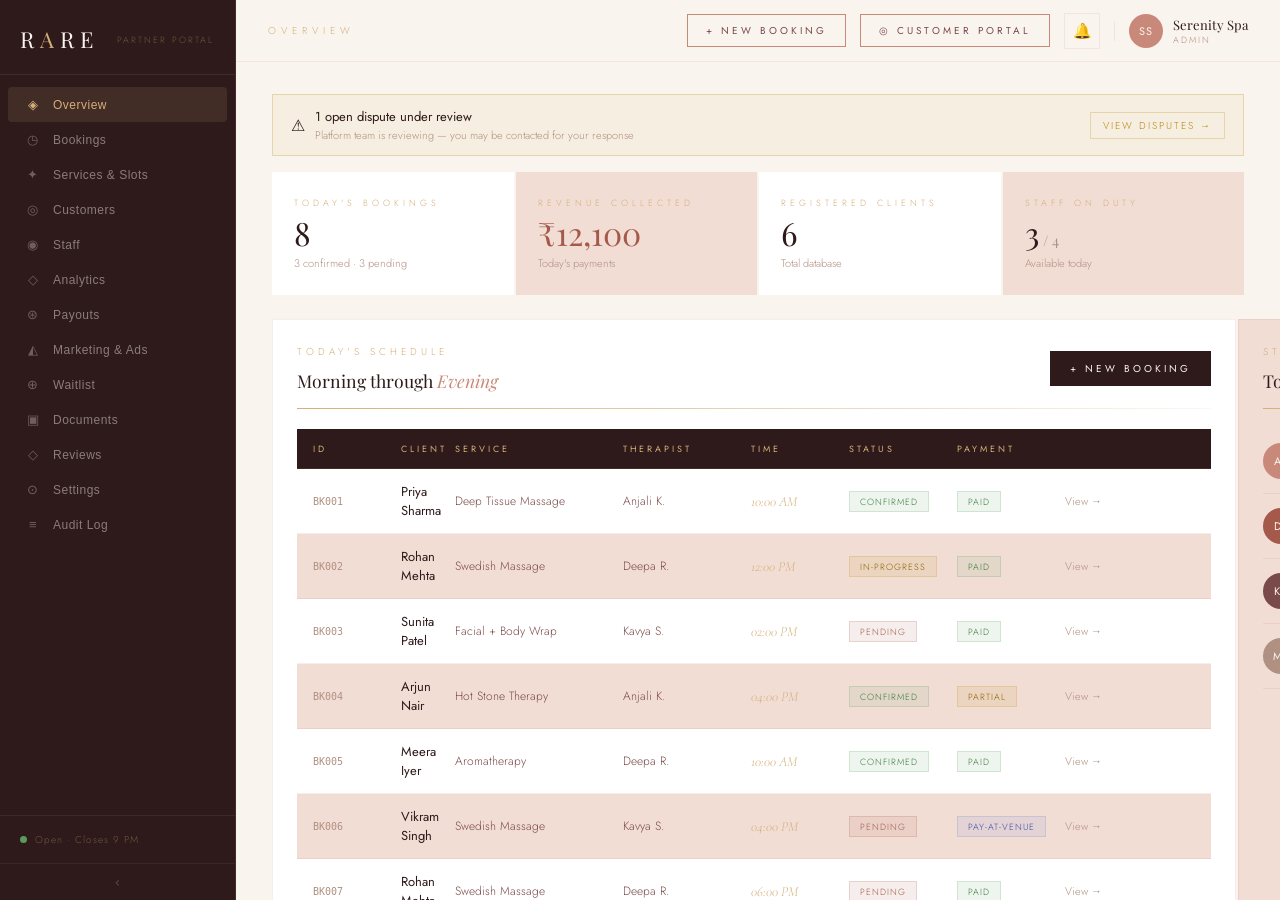
<file: src/imports/destinationlast.html>
<!DOCTYPE html>
<html lang="en">
<head>
<meta charset="UTF-8">
<meta name="viewport" content="width=device-width, initial-scale=1.0">
<title>Serenity Spa — Partner Portal</title>
<link href="https://fonts.googleapis.com/css2?family=Playfair+Display:ital,wght@0,300;0,400;0,700;1,300;1,400&family=Cormorant+Garamond:ital,wght@0,300;0,400;1,300&family=Jost:wght@200;300;400;500&display=swap" rel="stylesheet">
<style>
/* ── RARE Brand Bible Variables ─────────────────────────────────────────── */
:root{
  --cream:#FAF4EE;
  --linen:#F2DDD5;
  --rose:#C9897A;
  --gold:#D4AF7A;
  --terra:#A4594A;
  --dark:#2E1A1A;
  --mauve:#7A4A4A;
  --muted:#B09080;
  --border-soft:rgba(201,137,122,0.15);
  --border-mid:rgba(201,137,122,0.25);
  --green:#5a9a5a;
  --amber:#b8860b;
  --red:#c05050;
}
*{box-sizing:border-box;margin:0;padding:0}
::-webkit-scrollbar{width:3px}
::-webkit-scrollbar-track{background:var(--linen)}
::-webkit-scrollbar-thumb{background:var(--rose);border-radius:2px}
body{display:flex;min-height:100vh;background:var(--cream);font-family:'Jost',sans-serif;font-weight:300;color:var(--dark);overflow:hidden}

/* ── Sidebar ─────────────────────────────────────────────────────────────── */
#sidebar{
  width:236px;flex-shrink:0;
  background:var(--dark);
  border-right:1px solid rgba(212,175,122,0.12);
  display:flex;flex-direction:column;
  height:100vh;position:sticky;top:0;
  transition:width .3s;overflow:hidden;
}
#sidebar.collapsed{width:58px}
.logo-area{
  padding:24px 20px 20px;
  border-bottom:1px solid rgba(212,175,122,0.12);
  display:flex;align-items:center;gap:12px;
}
.logo-wordmark{
  font-family:'Playfair Display',serif;
  font-size:22px;font-weight:400;
  letter-spacing:6px;
  color:var(--cream);
  padding-right:6px;
  flex-shrink:0;
}
.logo-wordmark span{color:var(--gold)}
.logo-text .sub{
  font-size:8px;color:rgba(212,175,122,0.4);
  letter-spacing:3px;text-transform:uppercase;
  margin-top:2px;
}
nav{flex:1;padding:12px 8px;overflow-y:auto}
.ni{
  display:flex;align-items:center;gap:11px;
  padding:10px 16px;border-radius:4px;
  cursor:pointer;transition:all .2s;
  color:rgba(250,244,238,0.45);
  font-size:12px;font-weight:300;letter-spacing:.5px;
  border:none;background:none;width:100%;text-align:left;white-space:nowrap;
}
.ni:hover{background:rgba(212,175,122,0.08);color:var(--gold)}
.ni.act{background:rgba(212,175,122,0.12);color:var(--gold)}
.ni .ic{font-size:13px;width:18px;text-align:center;flex-shrink:0;opacity:.7}
.ni.act .ic{opacity:1}
.sidebar-bottom{padding:16px 20px;border-top:1px solid rgba(212,175,122,0.1)}
.status-dot{width:7px;height:7px;border-radius:50%;background:var(--green)}
.collapse-btn{
  background:none;border:none;
  color:rgba(212,175,122,0.3);
  cursor:pointer;padding:10px;
  border-top:1px solid rgba(212,175,122,0.08);
  font-family:monospace;font-size:14px;
  text-align:center;width:100%;transition:color .2s;
}
.collapse-btn:hover{color:var(--gold)}

/* ── Main ───────────────────────────────────────────────────────────────── */
#main{flex:1;display:flex;flex-direction:column;overflow:hidden;height:100vh}
.topbar{
  height:62px;
  background:var(--cream);
  border-bottom:1px solid var(--border-soft);
  display:flex;align-items:center;justify-content:space-between;
  padding:0 32px;flex-shrink:0;
}
.page-label{
  font-size:10px;color:var(--gold);
  letter-spacing:5px;text-transform:uppercase;
}
.topbar-right{display:flex;align-items:center;gap:14px}
.btn-ghost{
  background:transparent;color:var(--mauve);
  border:1px solid var(--rose);
  padding:8px 18px;
  cursor:pointer;
  font-family:'Jost',sans-serif;font-size:10px;
  font-weight:400;letter-spacing:3px;text-transform:uppercase;
  transition:all .3s;
}
.btn-ghost:hover{background:rgba(201,137,122,0.08);color:var(--rose)}
.notif-btn{
  background:none;
  border:1px solid var(--border-soft);
  color:var(--muted);
  width:36px;height:36px;
  cursor:pointer;font-size:15px;
  display:flex;align-items:center;justify-content:center;
  position:relative;transition:all .2s;
}
.notif-btn:hover{border-color:var(--rose);color:var(--rose)}
.ndot{position:absolute;top:-2px;right:-2px;width:7px;height:7px;border-radius:50%;background:var(--terra);border:2px solid var(--cream)}
.top-divider{width:1px;height:20px;background:var(--border-soft)}
.av{border-radius:50%;display:flex;align-items:center;justify-content:center;font-weight:400;flex-shrink:0}
.notif-dd{
  position:absolute;top:46px;right:0;width:340px;
  background:var(--cream);
  border:1px solid var(--border-soft);
  z-index:100;overflow:hidden;
  box-shadow:0 12px 40px rgba(46,26,26,0.1);
}

/* ── Content ─────────────────────────────────────────────────────────────── */
#content{flex:1;overflow-y:auto;padding:32px 36px;background:var(--cream)}

/* ── Cards ───────────────────────────────────────────────────────────────── */
.card{
  background:#fff;
  border:1px solid var(--border-soft);
  padding:24px;
}
.sc{
  background:#fff;
  border:1px solid var(--border-soft);
  padding:24px;
  transition:all .3s;
}
.sc:hover{border-color:var(--rose);transform:translateY(-1px)}

/* ── Buttons ─────────────────────────────────────────────────────────────── */
.btn-primary{
  background:var(--dark);color:var(--cream);
  border:none;padding:10px 20px;
  cursor:pointer;
  font-family:'Jost',sans-serif;font-size:10px;
  font-weight:400;letter-spacing:3px;text-transform:uppercase;
  transition:all .3s;
}
.btn-primary:hover:not(:disabled){background:var(--terra)}
.btn-primary:disabled{opacity:.35;cursor:not-allowed}
.btn-outline{
  background:transparent;border:0.5px solid var(--gold);color:var(--dark);
  padding:8px 16px;cursor:pointer;
  font-family:'Jost',sans-serif;font-size:10px;
  letter-spacing:2px;text-transform:uppercase;transition:all .3s;
}
.btn-outline:hover{border-color:var(--rose);color:var(--rose)}
.btn-danger{
  background:rgba(192,80,80,.08);color:var(--red);
  border:1px solid rgba(192,80,80,.2);
  padding:6px 12px;cursor:pointer;
  font-family:'Jost',sans-serif;font-size:10px;letter-spacing:1px;
  transition:all .2s;
}
.btn-danger:hover{background:rgba(192,80,80,.15)}
.btn-warn{
  background:rgba(184,134,11,.08);color:var(--amber);
  border:1px solid rgba(184,134,11,.2);
  padding:6px 12px;cursor:pointer;
  font-family:'Jost',sans-serif;font-size:10px;letter-spacing:1px;
  transition:all .2s;
}
.btn-warn:hover{background:rgba(184,134,11,.15)}

/* ── Table ───────────────────────────────────────────────────────────────── */
.tbl{width:100%;border-collapse:collapse}
.tbl th{
  font-size:9px;letter-spacing:4px;text-transform:uppercase;
  color:var(--gold);padding:10px 14px;
  border-bottom:1px solid var(--border-soft);text-align:left;font-weight:400;
  background:var(--dark);
}
.tbl td{
  padding:13px 14px;
  border-bottom:1px solid var(--border-soft);
  font-size:13px;color:var(--mauve);font-weight:300;
}
.tbl tr:nth-child(odd) td{background:#fff}
.tbl tr:nth-child(even) td{background:var(--linen)}
.tbl tr:last-child td{border-bottom:none}
.tbl tr:hover td{background:rgba(201,137,122,0.05)}

/* ── Tags ────────────────────────────────────────────────────────────────── */
.tag{display:inline-flex;align-items:center;gap:4px;padding:3px 10px;font-size:9px;font-weight:400;letter-spacing:1px;text-transform:uppercase}
.tag-green{background:rgba(90,154,90,.1);color:#3a7a3a;border:1px solid rgba(90,154,90,.2)}
.tag-amber{background:rgba(184,134,11,.1);color:#8a6200;border:1px solid rgba(184,134,11,.2)}
.tag-red{background:rgba(192,80,80,.1);color:var(--red);border:1px solid rgba(192,80,80,.2)}
.tag-blue{background:rgba(164,89,74,.08);color:var(--terra);border:1px solid rgba(164,89,74,.2)}
.tag-gray{background:rgba(176,144,128,.08);color:var(--muted);border:1px solid var(--border-soft)}

/* ── Input ───────────────────────────────────────────────────────────────── */
.inp{
  background:var(--cream);
  border:1px solid var(--border-soft);
  color:var(--dark);
  padding:10px 14px;
  font-family:'Jost',sans-serif;font-size:13px;font-weight:300;
  outline:none;transition:border .2s;width:100%;
}
.inp:focus{border-color:var(--terra)}
select.inp option{background:#fff}
.lbl{font-size:10px;letter-spacing:3px;text-transform:uppercase;color:var(--gold);margin-bottom:6px}

/* ── Modal ───────────────────────────────────────────────────────────────── */
.modal-overlay{
  position:fixed;inset:0;
  background:rgba(46,26,26,.6);
  display:flex;align-items:center;justify-content:center;
  z-index:200;backdrop-filter:blur(4px);
}
.modal{
  background:var(--cream);
  border:1px solid var(--border-soft);
  padding:32px;width:520px;
  max-height:88vh;overflow-y:auto;
  animation:slideIn .2s ease;
  box-shadow:0 24px 64px rgba(46,26,26,.15);
}
@keyframes slideIn{from{transform:translateY(12px);opacity:0}to{transform:translateY(0);opacity:1}}

/* ── Toast ───────────────────────────────────────────────────────────────── */
.toast{
  position:fixed;bottom:24px;right:24px;
  background:var(--dark);
  border:1px solid rgba(212,175,122,0.2);
  padding:14px 20px;
  font-size:12px;color:var(--cream);font-weight:300;
  display:flex;gap:10px;align-items:center;
  z-index:300;animation:slideIn .25s ease;
  box-shadow:0 8px 32px rgba(46,26,26,.2);max-width:320px;
}

/* ── Progress bar ────────────────────────────────────────────────────────── */
.pb{height:3px;background:var(--linen);overflow:hidden}
.pf{height:100%;transition:width .6s ease}

/* ── Stats grid ──────────────────────────────────────────────────────────── */
.stats-grid{display:grid;grid-template-columns:repeat(4,1fr);gap:2px;margin-bottom:2px}
.stat-card{background:#fff;padding:24px 22px}
.stat-label{font-size:9px;letter-spacing:4px;text-transform:uppercase;color:var(--gold);margin-bottom:8px}
.stat-val{font-family:'Playfair Display',serif;font-size:2rem;font-weight:300;color:var(--dark);line-height:1}
.stat-sub{font-size:11px;color:var(--muted);margin-top:6px;font-weight:300}

/* ── Section heading ─────────────────────────────────────────────────────── */
.sec-title{font-family:'Playfair Display',serif;font-size:1.1rem;font-weight:400;color:var(--dark);margin-bottom:16px}
.sec-title em{font-style:italic;color:var(--rose)}
.sec-row{display:flex;align-items:center;justify-content:space-between;margin-bottom:16px}
.eyebrow{font-size:10px;letter-spacing:4px;text-transform:uppercase;color:var(--gold);display:block;margin-bottom:10px}

/* ── Booking grid ────────────────────────────────────────────────────────── */
.bk-row{
  display:grid;
  grid-template-columns:80px 1fr 160px 120px 90px 100px 100px 130px;
  align-items:center;padding:13px 16px;
  border-bottom:1px solid var(--border-soft);gap:8px;
  font-size:12px;
}
.bk-row:nth-child(even){background:var(--linen)}
.bk-row:nth-child(odd){background:#fff}
.bk-row:hover{background:rgba(201,137,122,0.05)}

/* ── Slot pills ──────────────────────────────────────────────────────────── */
.slot-pill{
  display:inline-flex;align-items:center;gap:4px;
  padding:5px 12px;font-size:10px;letter-spacing:1px;
  cursor:pointer;transition:all .2s;margin:3px;
  border:1px solid var(--border-soft);color:var(--mauve);
  background:#fff;
}
.slot-pill:hover{border-color:var(--rose);color:var(--rose)}
.slot-full{opacity:.4;cursor:not-allowed;background:var(--linen)}
.slot-hold{border-color:rgba(212,175,122,.4);color:var(--gold)}

/* ── Review card ─────────────────────────────────────────────────────────── */
.review-card{background:#fff;border:1px solid var(--border-soft);padding:20px;margin-bottom:10px}

/* ── Divider line ────────────────────────────────────────────────────────── */
.gold-line{height:1px;background:linear-gradient(to right,var(--gold),rgba(212,175,122,0.1));margin-bottom:20px}
</style>
</head>
<body>

<!-- Sidebar -->
<aside id="sidebar">
  <div class="logo-area">
    <div class="logo-wordmark" id="logo-wm">R<span>A</span>RE</div>
    <div class="logo-text" id="logo-text">
      <div style="font-size:9px;color:rgba(212,175,122,0.4);letter-spacing:2px;text-transform:uppercase">Partner Portal</div>
    </div>
  </div>
  <nav id="nav"></nav>
  <div class="sidebar-bottom" id="sb-bottom">
    <div style="display:flex;align-items:center;gap:8px">
      <div class="status-dot"></div>
      <span style="font-size:10px;color:rgba(212,175,122,0.4);letter-spacing:1px">Open · Closes 9 PM</span>
    </div>
  </div>
  <button class="collapse-btn" id="collapse-btn" onclick="toggleSidebar()">‹</button>
</aside>

<!-- Main -->
<div id="main">
  <header class="topbar">
    <div class="page-label" id="page-label">Overview</div>
    <div class="topbar-right">
      <button class="btn-ghost" onclick="showModal('newBooking')">+ New Booking</button>
      <button class="btn-ghost" onclick="showPublicPortal()">◎ Customer Portal</button>
      <div style="position:relative">
        <button class="notif-btn" id="notif-btn" onclick="toggleNotifs()">🔔<div class="ndot" id="ndot" style="display:none"></div></button>
        <div id="notif-dd" style="display:none" class="notif-dd">
          <div style="display:flex;justify-content:space-between;align-items:center;padding:16px 18px;border-bottom:1px solid var(--border-soft);background:var(--dark)">
            <span style="font-family:'Playfair Display',serif;font-size:15px;color:var(--cream)">Notifications</span>
            <button style="background:none;border:none;color:rgba(212,175,122,.5);cursor:pointer;font-size:10px;letter-spacing:2px;text-transform:uppercase;font-family:'Jost',sans-serif" onclick="markAllRead()">Mark all read</button>
          </div>
          <div id="notif-list" style="max-height:320px;overflow-y:auto"></div>
        </div>
      </div>
      <div class="top-divider"></div>
      <div style="display:flex;align-items:center;gap:10px">
        <div class="av" style="width:34px;height:34px;background:var(--rose);color:var(--cream);font-size:11px;letter-spacing:1px">SS</div>
        <div>
          <div style="font-family:'Playfair Display',serif;font-size:13px;color:var(--dark)">Serenity Spa</div>
          <div style="font-size:9px;color:var(--muted);letter-spacing:2px;text-transform:uppercase">Admin</div>
        </div>
      </div>
    </div>
  </header>

  <main id="content" onclick="closeNotifs()"></main>
</div>

<!-- Modal -->
<div class="modal-overlay" id="modal-overlay" style="display:none" onclick="closeModal(event)">
  <div class="modal" id="modal-body" onclick="event.stopPropagation()"></div>
</div>

<!-- Toast -->
<div class="toast" id="toast" style="display:none"></div>

<script>
// ─── DATA ─────────────────────────────────────────────────────────────────
const getToday=()=>{const d=new Date();return`${d.getFullYear()}-${String(d.getMonth()+1).padStart(2,'0')}-${String(d.getDate()).padStart(2,'0')}`};
const TODAY=getToday();
const tNow=()=>new Date().toLocaleTimeString('en-IN',{hour:'2-digit',minute:'2-digit',hour12:true});

let custs=[
  {id:'c1',name:'Priya Sharma',  phone:'+91 98765 43210',email:'priya@email.com', dob:'1990-03-15',pref:'Deep tissue, firm pressure',allergy:'Lavender oil',visits:8,spend:24600,guest:false},
  {id:'c2',name:'Rohan Mehta',   phone:'+91 87654 32109',email:'rohan@email.com', dob:'1985-07-22',pref:'Swedish, medium pressure',  allergy:'None',        visits:3,spend:6800, guest:false},
  {id:'c3',name:'Sunita Patel',  phone:'+91 76543 21098',email:'sunita@email.com',dob:'1992-11-08',pref:'Facials, hydrating',         allergy:'Nuts',         visits:5,spend:18200,guest:false},
  {id:'c4',name:'Arjun Nair',    phone:'+91 65432 10987',email:'arjun@email.com', dob:'1988-05-30',pref:'Hot stone, full body',       allergy:'None',         visits:2,spend:7100, guest:false},
  {id:'c5',name:'Meera Iyer',    phone:'+91 54321 09876',email:'meera@email.com', dob:'1995-09-12',pref:'Aromatherapy, light touch',  allergy:'Peppermint',   visits:6,spend:15400,guest:false},
  {id:'c6',name:'Vikram Singh',  phone:'+91 43210 98765',email:'vikram@email.com',dob:'1982-12-03',pref:'Couples massage',            allergy:'None',         visits:1,spend:4000, guest:false},
];
let svcs=[
  {id:'s1',name:'Swedish Massage',    cat:'Massage', dur:'60 min', price:1500,active:true,slots:[{time:'10:00 AM',cap:2,conf:2,holds:0,wl:[]},{time:'12:00 PM',cap:2,conf:1,holds:1,wl:['c3']},{time:'02:00 PM',cap:2,conf:0,holds:0,wl:[]},{time:'04:00 PM',cap:2,conf:1,holds:0,wl:[]}]},
  {id:'s2',name:'Deep Tissue Massage',cat:'Massage', dur:'90 min', price:1800,active:true,slots:[{time:'10:00 AM',cap:1,conf:1,holds:0,wl:['c2']},{time:'12:00 PM',cap:1,conf:0,holds:1,wl:[]},{time:'03:00 PM',cap:1,conf:0,holds:0,wl:[]}]},
  {id:'s3',name:'Hot Stone Therapy',  cat:'Massage', dur:'75 min', price:2500,active:true,slots:[{time:'11:00 AM',cap:2,conf:1,holds:0,wl:[]},{time:'02:00 PM',cap:2,conf:2,holds:0,wl:['c4','c5']},{time:'05:00 PM',cap:2,conf:0,holds:0,wl:[]}]},
  {id:'s4',name:'Aromatherapy',       cat:'Wellness',dur:'60 min', price:1600,active:true,slots:[{time:'10:00 AM',cap:3,conf:2,holds:1,wl:[]},{time:'01:00 PM',cap:3,conf:1,holds:0,wl:[]},{time:'04:00 PM',cap:3,conf:0,holds:0,wl:[]}]},
  {id:'s5',name:'Facial + Body Wrap', cat:'Beauty',  dur:'120 min',price:3200,active:true,slots:[{time:'10:00 AM',cap:1,conf:1,holds:0,wl:['c1']},{time:'01:00 PM',cap:1,conf:0,holds:0,wl:[]}]},
  {id:'s6',name:'Head Spa Treatment', cat:'Beauty',  dur:'45 min', price:1200,active:true,slots:[{time:'09:00 AM',cap:2,conf:1,holds:0,wl:[]},{time:'11:00 AM',cap:2,conf:2,holds:0,wl:['c6']},{time:'02:00 PM',cap:2,conf:1,holds:1,wl:[]},{time:'04:00 PM',cap:2,conf:0,holds:0,wl:[]}]},
];
const NOW_MS=Date.now();
let bks=[
  {id:'BK001',cid:'c1',name:'Priya Sharma', svcId:'s2',svc:'Deep Tissue Massage',th:'Anjali K.',thId:'st1',time:'10:00 AM',date:TODAY,status:'confirmed',   pay:'paid',        payMode:'online', amt:1800,outcome:null,createdAt:NOW_MS-3600000,dispute:null},
  {id:'BK002',cid:'c2',name:'Rohan Mehta',  svcId:'s1',svc:'Swedish Massage',    th:'Deepa R.',thId:'st2', time:'12:00 PM',date:TODAY,status:'in-progress',pay:'paid',        payMode:'online', amt:1500,outcome:null,createdAt:NOW_MS-2400000,dispute:null},
  {id:'BK003',cid:'c3',name:'Sunita Patel', svcId:'s5',svc:'Facial + Body Wrap', th:'Kavya S.',thId:'st3', time:'02:00 PM',date:TODAY,status:'pending',     pay:'paid',        payMode:'online', amt:3200,outcome:null,createdAt:NOW_MS-480000, dispute:null},
  {id:'BK004',cid:'c4',name:'Arjun Nair',   svcId:'s3',svc:'Hot Stone Therapy',  th:'Anjali K.',thId:'st1',time:'04:00 PM',date:TODAY,status:'confirmed',   pay:'partial',     payMode:'online', amt:2500,outcome:null,createdAt:NOW_MS-7200000,dispute:null},
  {id:'BK005',cid:'c5',name:'Meera Iyer',   svcId:'s4',svc:'Aromatherapy',       th:'Deepa R.',thId:'st2', time:'10:00 AM',date:TODAY,status:'confirmed',   pay:'paid',        payMode:'online', amt:1600,outcome:null,createdAt:NOW_MS-9000000,dispute:null},
  {id:'BK006',cid:'c6',name:'Vikram Singh', svcId:'s1',svc:'Swedish Massage',    th:'Kavya S.',thId:'st3', time:'04:00 PM',date:TODAY,status:'pending',    pay:'pay-at-venue',payMode:'venue',  amt:1500,outcome:null,createdAt:NOW_MS-1800000,dispute:null},
  {id:'BK007',cid:'c2',name:'Rohan Mehta',  svcId:'s1',svc:'Swedish Massage',    th:'Deepa R.',thId:'st2', time:'06:00 PM',date:TODAY,status:'pending',     pay:'paid',        payMode:'online', amt:1500,outcome:null,createdAt:NOW_MS-600000, dispute:null},
  {id:'BK008',cid:'c1',name:'Priya Sharma', svcId:'s3',svc:'Hot Stone Therapy',  th:'Anjali K.',thId:'st1',time:'11:00 AM',date:TODAY,status:'completed',   pay:'paid',        payMode:'online', amt:2500,outcome:'completed',createdAt:NOW_MS-18000000,dispute:{id:'D001',raisedAt:NOW_MS-3600000,issue:'Service was cut short by 20 minutes',evidence:'Photo of appointment slip',status:'open',resolution:null}},
];
let softHolds=[];
const HOLD_EXPIRY_MS=15*60*1000;
const ACCEPT_WINDOW_MS=30*60*1000;
const COMMISSION_RATE=0.12;
let payouts=[
  {id:'PO001',period:'1–7 Mar 2026',totalRev:38600,commission:4632,netPayout:33968,status:'paid',    paidOn:'10 Mar 2026'},
  {id:'PO002',period:'8–14 Mar 2026',totalRev:42100,commission:5052,netPayout:37048,status:'paid',    paidOn:'17 Mar 2026'},
  {id:'PO003',period:'15–21 Mar 2026',totalRev:12100,commission:1452,netPayout:10648,status:'pending',paidOn:'—'},
];

const AD_PACKAGES=[
  {id:'p1',label:'Quick Boost',duration:'24 hours',price:500, views:180,clicks:22,badge:''},
  {id:'p2',label:'3-Day Boost',duration:'3 days',  price:1200,views:520,clicks:64,badge:'Popular'},
  {id:'p3',label:'Weekly Boost',duration:'7 days', price:2500,views:1400,clicks:175,badge:'Best value'},
  {id:'p4',label:'Monthly Boost',duration:'30 days',price:8000,views:6500,clicks:820,badge:''},
];
let adCampaigns=[
  {id:'AD001',pkg:'p3',label:'Weekly Boost',price:2500,status:'active',  startDate:'14 Mar 2026',endDate:'21 Mar 2026',views:980, clicks:118,impressions:3200,paidVia:'UPI'},
  {id:'AD002',pkg:'p1',label:'Quick Boost', price:500, status:'completed',startDate:'7 Mar 2026', endDate:'8 Mar 2026', views:195, clicks:24, impressions:680, paidVia:'Card'},
  {id:'AD003',pkg:'p2',label:'3-Day Boost', price:1200,status:'completed',startDate:'1 Mar 2026', endDate:'4 Mar 2026', views:540, clicks:68, impressions:1750,paidVia:'UPI'},
];
const BASELINE_WEEKLY={views:210,clicks:18,impressions:620};
let staff=[
  {id:'st1',name:'Anjali Kumar', av:'AK',role:'Senior Therapist',  spec:'Deep Tissue, Hot Stone', rating:4.9,leaves:[]},
  {id:'st2',name:'Deepa Rao',    av:'DR',role:'Wellness Therapist', spec:'Swedish, Aromatherapy',  rating:4.8,leaves:[]},
  {id:'st3',name:'Kavya Sharma', av:'KS',role:'Beauty Specialist',  spec:'Facials, Body Wraps',    rating:4.7,leaves:[]},
  {id:'st4',name:'Meenu Pillai', av:'MP',role:'Therapist',          spec:'Head Spa, Reflexology',  rating:4.6,leaves:[{date:TODAY,type:'full',reason:'Personal'}]},
];
let docs=[
  {id:'d1',name:'Shop & Establishment License',status:'verified', expiry:'Dec 2026', type:'Legal'},
  {id:'d2',name:'GST Certificate',             status:'verified', expiry:'Perpetual',type:'Tax'},
  {id:'d3',name:'Trade License',               status:'expiring', expiry:'Apr 2026',  type:'Legal'},
  {id:'d4',name:'PAN Card',                    status:'verified', expiry:'Perpetual',type:'Tax'},
  {id:'d5',name:'Fire NOC',                    status:'pending',  expiry:'—',          type:'Safety'},
  {id:'d6',name:'FSSAI License',               status:'verified', expiry:'Aug 2026',  type:'Safety'},
  {id:'d7',name:'Hygiene Declaration',         status:'expiring', expiry:'Mar 2026',  type:'Platform'},
];
let reviews=[
  {id:'r1',client:'Priya S.',  rating:5,text:'Absolutely divine experience. Anjali\'s deep tissue session was life-changing. Will definitely return.',service:'Deep Tissue Massage',date:'2 days ago'},
  {id:'r2',client:'Rohan M.',  rating:5,text:'The ambience is so calming. Swedish massage was perfect. Highly recommend.',service:'Swedish Massage',date:'4 days ago'},
  {id:'r3',client:'Anika T.',  rating:4,text:'Lovely spa. The facial was rejuvenating. Could improve appointment scheduling.',service:'Facial + Body Wrap',date:'1 week ago'},
  {id:'r4',client:'Vikram S.', rating:5,text:'Best couples massage! The staff was incredibly professional.',service:'Aromatherapy',date:'1 week ago'},
];
let settings={spaName:'Serenity Spa & Wellness',owner:'Priya Menon',phone:'+91 98765 43210',email:'hello@serenityspa.in',city:'Mumbai, Maharashtra',open:'09:00',close:'21:00',desc:'Welcome to Serenity Spa. We specialise in holistic wellness and luxury beauty treatments.',holdDuration:300,autoAccept:true,reliabilityScore:96,cancellationPolicy:{before24h:'full',between2and24h:'50pct',under2h:'none'},photos:[],bank:{accountName:'',accountNumber:'',ifsc:'',bankName:'',upiId:'',preferredMethod:'bank'},notif:{bookings:true,reviews:true,documents:false,payments:true}};
let notifs=[];
let audit=[
  {id:'a1',ts:'10:00 AM',action:'Booking Created', entity:'BK001',detail:'Priya Sharma · Deep Tissue · 10:00 AM',user:'Admin'},
  {id:'a2',ts:'10:12 AM',action:'Payment Received',entity:'BK001',detail:'₹1,800 · Full payment',user:'Admin'},
  {id:'a3',ts:'10:28 AM',action:'Booking Created', entity:'BK002',detail:'Rohan Mehta · Swedish · 12:00 PM',user:'Admin'},
];

// ─── NAV ──────────────────────────────────────────────────────────────────
const NAV=[
  {id:'overview',  ic:'◈', label:'Overview'},
  {id:'bookings',  ic:'◷', label:'Bookings'},
  {id:'services',  ic:'✦', label:'Services & Slots'},
  {id:'customers', ic:'◎', label:'Customers'},
  {id:'staff',     ic:'◉', label:'Staff'},
  {id:'analytics', ic:'◇', label:'Analytics'},
  {id:'payouts',   ic:'⊛', label:'Payouts'},
  {id:'marketing', ic:'◭', label:'Marketing & Ads'},
  {id:'waitlist',  ic:'⊕', label:'Waitlist'},
  {id:'documents', ic:'▣', label:'Documents'},
  {id:'reviews',   ic:'◇', label:'Reviews'},
  {id:'settings',  ic:'⊙', label:'Settings'},
  {id:'audit',     ic:'≡', label:'Audit Log'},
];
let currentNav='overview';
let sidebarOpen=true;

function buildNav(){
  document.getElementById('nav').innerHTML=NAV.map(n=>`
    <button class="ni ${n.id===currentNav?'act':''}" onclick="navigate('${n.id}')">
      <span class="ic">${n.ic}</span>
      <span class="nav-lbl">${n.label}</span>
    </button>`).join('');
}
function navigate(id){
  currentNav=id;
  document.getElementById('page-label').textContent=NAV.find(n=>n.id===id)?.label||'';
  buildNav();render();
}
function toggleSidebar(){
  sidebarOpen=!sidebarOpen;
  document.getElementById('sidebar').classList.toggle('collapsed',!sidebarOpen);
  document.getElementById('collapse-btn').textContent=sidebarOpen?'‹':'›';
  document.getElementById('sb-bottom').style.display=sidebarOpen?'block':'none';
  document.getElementById('logo-text').style.display=sidebarOpen?'block':'none';
  document.querySelectorAll('.nav-lbl').forEach(el=>el.style.display=sidebarOpen?'inline':'none');
}

// ─── TOAST ────────────────────────────────────────────────────────────────
function toast(msg,icon='✦'){
  const t=document.getElementById('toast');
  t.innerHTML=`<span style="color:var(--gold)">${icon}</span> ${msg}`;
  t.style.display='flex';clearTimeout(t._timer);
  t._timer=setTimeout(()=>t.style.display='none',3500);
}
function dismissToast(){
  const t=document.getElementById('toast');
  clearTimeout(t._timer);t.style.display='none';
}

// ─── NOTIFS ───────────────────────────────────────────────────────────────
function addNotif(type,msg){
  notifs.unshift({id:'n'+Date.now(),type,msg,time:tNow(),read:false});
  if(notifs.length>50)notifs=notifs.slice(0,50);
  updateNotifBadge();
}
function updateNotifBadge(){
  document.getElementById('ndot').style.display=notifs.filter(n=>!n.read).length>0?'block':'none';
}
function toggleNotifs(){
  const dd=document.getElementById('notif-dd');
  const open=dd.style.display==='block';
  dd.style.display=open?'none':'block';
  if(!open)renderNotifList();
}
function closeNotifs(){document.getElementById('notif-dd').style.display='none'}
function markAllRead(){notifs=notifs.map(n=>({...n,read:true}));updateNotifBadge();renderNotifList()}
function renderNotifList(){
  const typeColor={booking:'#5a9a5a',waitlist:'#b8860b',payment:'#c05050',warning:'#c05050',document:'#A4594A'};
  document.getElementById('notif-list').innerHTML=notifs.length===0
    ?`<div style="padding:20px;text-align:center;font-size:11px;color:var(--muted);letter-spacing:2px">No notifications</div>`
    :notifs.slice(0,10).map(n=>`
    <div style="padding:13px 18px;border-bottom:1px solid var(--border-soft);background:${n.read?'#fff':'rgba(201,137,122,.04)'};display:flex;gap:10px">
      <div style="width:6px;height:6px;border-radius:50%;background:${n.read?'var(--muted)':typeColor[n.type]||'var(--rose)'};margin-top:5px;flex-shrink:0"></div>
      <div>
        <div style="font-size:12px;color:var(--mauve);font-weight:300">${n.msg}</div>
        <div style="font-size:10px;color:var(--muted);margin-top:3px;letter-spacing:1px">${n.time}</div>
      </div>
    </div>`).join('');
}

// ─── LOG ──────────────────────────────────────────────────────────────────
function log(action,entity,detail){
  audit.unshift({id:'a'+Date.now(),ts:tNow(),action,entity,detail,user:'Admin'});
  if(audit.length>200)audit=audit.slice(0,200);
}

// ─── MODAL ────────────────────────────────────────────────────────────────
function showModal(type,data){
  document.getElementById('modal-overlay').style.display='flex';
  const body=document.getElementById('modal-body');
  if(type==='newBooking')        body.innerHTML=renderNewBookingModal();
  else if(type==='customer')     body.innerHTML=renderCustomerModal(data);
  else if(type==='bookingDetail')body.innerHTML=renderBookingDetail(data);
  else if(type==='addLeave')     body.innerHTML=renderLeaveModal(data);
  else if(type==='addService')   body.innerHTML=renderServiceModal(null);
  else if(type==='editService')  body.innerHTML=renderServiceModal(data);
  else if(type==='addStaff')     body.innerHTML=renderAddStaffModal();
  else if(type==='editStaff')    body.innerHTML=renderEditStaffModal(data);
  else if(type==='uploadDoc')    body.innerHTML=renderUploadDocModal(data);
  else if(type==='respondDispute') body.innerHTML=renderRespondDisputeModal(data);
  else if(type==='boostListing') body.innerHTML=renderBoostModal();
  else if(type==='adDetail')     body.innerHTML=renderAdDetailModal(data);
}
function closeModal(e){
  if(!e||e.target===document.getElementById('modal-overlay'))
    document.getElementById('modal-overlay').style.display='none';
}

// ─── HELPERS ──────────────────────────────────────────────────────────────
const ST_COLORS={
  confirmed:    ['rgba(90,154,90,.1)','#3a7a3a','rgba(90,154,90,.2)'],
  'in-progress':['rgba(184,134,11,.1)','#8a6200','rgba(184,134,11,.2)'],
  pending:      ['rgba(164,89,74,.1)','var(--terra)','rgba(164,89,74,.2)'],
  cancelled:    ['rgba(192,80,80,.1)','var(--red)','rgba(192,80,80,.2)'],
  completed:    ['rgba(100,120,200,.1)','#3a4aaa','rgba(100,120,200,.2)'],
  'no-show':    ['rgba(120,80,120,.1)','#7a3a7a','rgba(120,80,120,.2)'],
  disputed:     ['rgba(184,134,11,.15)','#8a6200','rgba(184,134,11,.3)'],
  under_review: ['rgba(100,120,200,.1)','#3a4aaa','rgba(100,120,200,.2)'],
};

function fmtCountdown(ms){
  if(ms<=0)return'Expired';
  const m=Math.floor(ms/60000);
  const s=Math.floor((ms%60000)/1000);
  return`${m}:${String(s).padStart(2,'0')}`;
}

function acceptBooking(id){
  bks=bks.map(b=>b.id!==id?b:{...b,status:'confirmed'});
  const b=bks.find(x=>x.id===id);
  log('Booking Accepted',id,`${b.name} · ${b.svc} · ${b.time}`);
  addNotif('booking',`Booking accepted: ${b.name} · ${b.svc}`);
  render();toast(`${b.id} accepted — slot confirmed`,'✦');
}

const VENUE_ACCEPT_WINDOW_MS=2*60*60*1000; // 2 hours for pay-at-venue

function addSoftHold(svcId,time,svcName){
  const id='sh'+Date.now();
  softHolds.push({id,svcId,time,svc:svcName,createdAt:Date.now()});
  svcs=svcs.map(s=>s.id!==svcId?s:{...s,slots:s.slots.map(sl=>sl.time!==time?sl:{...sl,holds:sl.holds+1})});
  return id;
}

function releaseSoftHold(holdId){
  const h=softHolds.find(x=>x.id===holdId);
  if(!h)return;
  softHolds=softHolds.filter(x=>x.id!==holdId);
  svcs=svcs.map(s=>s.id!==h.svcId?s:{...s,slots:s.slots.map(sl=>sl.time!==h.time?sl:{...sl,holds:Math.max(0,sl.holds-1)})});
}

function checkHoldExpiry(){
  const now=Date.now();
  let changed=false;
  softHolds=softHolds.filter(h=>{
    if(now-h.createdAt>HOLD_EXPIRY_MS){
      svcs=svcs.map(s=>s.id!==h.svcId?s:{...s,slots:s.slots.map(sl=>sl.time!==h.time?sl:{...sl,holds:Math.max(0,sl.holds-1)})});
      addNotif('warning',`Soft hold released: ${h.svc} · ${h.time} — slot is available again`);
      changed=true;return false;
    }
    return true;
  });
  if(changed)render();
}

function checkPendingExpiry(){
  const now=Date.now();
  let changed=false;
  bks=bks.map(b=>{
    if(b.status!=='pending'||!b.createdAt)return b;
    const isVenue=b.pay==='pay-at-venue';
    const window=isVenue?VENUE_ACCEPT_WINDOW_MS:ACCEPT_WINDOW_MS;
    if(now-b.createdAt>window){
      svcs=svcs.map(s=>s.id!==b.svcId?s:{...s,slots:s.slots.map(sl=>sl.time!==b.time?sl:{...sl,conf:Math.max(0,sl.conf-1)})});
      if(isVenue){
        addNotif('booking',`Pay-at-venue booking ${b.id} expired — ${b.name} was not confirmed within 2h. Slot released.`);
        log('Auto-Expired',b.id,'2h venue accept window passed');
      } else {
        addNotif('booking',`Booking ${b.id} auto-cancelled — accept window expired. ${b.name} has been refunded.`);
        log('Auto-Cancelled',b.id,'30-min accept window expired');
      }
      changed=true;
      return{...b,status:'cancelled',outcome:'auto_expired'};
    }
    return b;
  });
  if(changed)render();
}
const PAY_COLORS={
  paid:          ['rgba(90,154,90,.1)','#3a7a3a','rgba(90,154,90,.2)'],
  partial:       ['rgba(184,134,11,.1)','#8a6200','rgba(184,134,11,.2)'],
  unpaid:        ['rgba(192,80,80,.1)','var(--red)','rgba(192,80,80,.2)'],
  refunded:      ['rgba(164,89,74,.1)','var(--terra)','rgba(164,89,74,.2)'],
  'pay-at-venue':['rgba(100,120,200,.1)','#3a4aaa','rgba(100,120,200,.2)'],
};
function stTag(s){
  const [bg,fg,border]=ST_COLORS[s]||['var(--linen)','var(--muted)','var(--border-soft)'];
  return `<span style="display:inline-flex;padding:3px 10px;font-size:9px;letter-spacing:1px;text-transform:uppercase;background:${bg};color:${fg};border:1px solid ${border}">${s}</span>`;
}
function payTag(p){
  const [bg,fg,border]=PAY_COLORS[p]||['var(--linen)','var(--muted)','var(--border-soft)'];
  return `<span style="display:inline-flex;padding:3px 10px;font-size:9px;letter-spacing:1px;text-transform:uppercase;background:${bg};color:${fg};border:1px solid ${border}">${p}</span>`;
}
function initials(n){return n.split(' ').map(w=>w[0]).join('').slice(0,2).toUpperCase()}
const AVCOLS=['var(--rose)','var(--terra)','var(--mauve)','var(--muted)'];
function avColor(i){return AVCOLS[i%AVCOLS.length]}
function fmtINR(n){return '₹'+n.toLocaleString('en-IN')}

// ─── PANELS ───────────────────────────────────────────────────────────────
function renderOverview(){
  const todayBks=bks.filter(b=>b.date===TODAY&&b.status!=='cancelled');
  const revenue=todayBks.filter(b=>b.pay==='paid').reduce((s,b)=>s+b.amt,0);
  const needsAccept=!settings.autoAccept?bks.filter(b=>b.status==='pending'&&b.pay!=='pay-at-venue'):[];
  const openDisputes=bks.filter(b=>b.dispute&&['open','under_review'].includes(b.dispute.status));
  const pending=todayBks.filter(b=>b.status==='pending').length;
  const upcoming=todayBks.filter(b=>b.status==='confirmed').length;
  return `
${needsAccept.length>0?`<div style="background:rgba(164,89,74,.08);border:1px solid rgba(164,89,74,.3);padding:12px 18px;margin-bottom:16px;display:flex;align-items:center;justify-content:space-between;gap:12px;flex-wrap:wrap;cursor:pointer" onclick="navigate('bookings')">
  <div style="display:flex;align-items:center;gap:10px">
    <span style="font-size:16px">⏳</span>
    <div>
      <div style="font-size:13px;font-weight:400;color:var(--dark)">${needsAccept.length} booking${needsAccept.length>1?'s':''} awaiting your acceptance</div>
      <div style="font-size:11px;color:var(--muted);margin-top:1px">Auto-cancel in ${fmtCountdown(Math.max(0,ACCEPT_WINDOW_MS-(Date.now()-Math.min(...needsAccept.map(b=>b.createdAt)))))}</div>
    </div>
  </div>
  <span style="font-size:10px;letter-spacing:2px;text-transform:uppercase;color:var(--terra);border:1px solid rgba(164,89,74,.3);padding:5px 12px">Review Now →</span>
</div>`:''}
${openDisputes.length>0?`<div style="background:rgba(184,134,11,.06);border:1px solid rgba(184,134,11,.25);padding:12px 18px;margin-bottom:16px;display:flex;align-items:center;justify-content:space-between;gap:12px;flex-wrap:wrap;cursor:pointer" onclick="navigate('bookings')">
  <div style="display:flex;align-items:center;gap:10px">
    <span style="font-size:16px">⚠</span>
    <div>
      <div style="font-size:13px;font-weight:400;color:var(--dark)">${openDisputes.length} open dispute${openDisputes.length>1?'s':''} under review</div>
      <div style="font-size:11px;color:var(--muted);margin-top:1px">Platform team is reviewing — you may be contacted for your response</div>
    </div>
  </div>
  <span style="font-size:10px;letter-spacing:2px;text-transform:uppercase;color:var(--amber);border:1px solid rgba(184,134,11,.25);padding:5px 12px">View Disputes →</span>
</div>`:''}
<div class="stats-grid" style="margin-bottom:24px">
  <div class="stat-card">
    <div class="stat-label">Today's Bookings</div>
    <div class="stat-val">${todayBks.length}</div>
    <div class="stat-sub">${upcoming} confirmed · ${pending} pending</div>
  </div>
  <div class="stat-card" style="background:var(--linen)">
    <div class="stat-label">Revenue Collected</div>
    <div class="stat-val" style="color:var(--terra)">${fmtINR(revenue)}</div>
    <div class="stat-sub">Today's payments</div>
  </div>
  <div class="stat-card">
    <div class="stat-label">Registered Clients</div>
    <div class="stat-val">${custs.length}</div>
    <div class="stat-sub">Total database</div>
  </div>
  <div class="stat-card" style="background:var(--linen)">
    <div class="stat-label">Staff on Duty</div>
    <div class="stat-val">${staff.filter(s=>!s.inactive&&!s.leaves.some(l=>l.date===TODAY&&l.type==='full')).length}<span style="font-size:.9rem;color:var(--muted)"> / ${staff.filter(s=>!s.inactive).length}</span></div>
    <div class="stat-sub">Available today</div>
  </div>
</div>

<div style="display:grid;grid-template-columns:1fr 320px;gap:2px">
  <div class="card">
    <div class="sec-row">
      <div>
        <div class="eyebrow">Today's Schedule</div>
        <div class="sec-title" style="margin-bottom:0">Morning through <em>Evening</em></div>
      </div>
      <button class="btn-primary" onclick="showModal('newBooking')">+ New Booking</button>
    </div>
    <div class="gold-line"></div>
    <div class="bk-row" style="background:var(--dark);border-bottom:1px solid rgba(212,175,122,.12)">
      ${['ID','Client','Service','Therapist','Time','Status','Payment',''].map(h=>`<div style="font-size:9px;letter-spacing:3px;text-transform:uppercase;color:var(--gold);font-weight:400">${h}</div>`).join('')}
    </div>
    ${todayBks.map((b,i)=>`
    <div class="bk-row" onclick="showModal('bookingDetail','${b.id}')" style="cursor:pointer;background:${i%2===0?'#fff':'var(--linen)'}">
      <div style="font-size:10px;color:var(--muted);font-family:monospace">${b.id}</div>
      <div style="font-size:13px;color:var(--dark);font-weight:400">${b.name}</div>
      <div style="font-size:12px;color:var(--mauve)">${b.svc}</div>
      <div style="font-size:12px;color:var(--mauve)">${b.th}</div>
      <div style="font-size:12px;color:var(--gold);font-family:'Cormorant Garamond',serif;font-size:14px;font-style:italic">${b.time}</div>
      <div>${stTag(b.status)}</div>
      <div>${payTag(b.pay)}</div>
      <div style="font-size:11px;color:var(--muted)">View →</div>
    </div>`).join('')}
  </div>

  <div class="card" style="background:var(--linen)">
    <div class="eyebrow">Staff Status</div>
    <div class="sec-title">Today's <em>Team</em></div>
    <div class="gold-line"></div>
    ${staff.map((s,i)=>{
      const onLeave=s.leaves.some(l=>l.date===TODAY);
      const bkCount=bks.filter(b=>b.thId===s.id&&b.date===TODAY&&b.status!=='cancelled').length;
      return `<div style="display:flex;align-items:center;gap:12px;padding:12px 0;border-bottom:1px solid var(--border-soft)">
        <div class="av" style="width:36px;height:36px;background:${avColor(i)};color:var(--cream);font-size:11px;letter-spacing:1px;flex-shrink:0">${s.av}</div>
        <div style="flex:1">
          <div style="font-size:13px;color:var(--dark);font-weight:400">${s.name}</div>
          <div style="font-size:10px;color:var(--muted);letter-spacing:1px">${s.role}</div>
        </div>
        <div style="text-align:right">
          ${onLeave?`<span style="font-size:9px;color:var(--red);letter-spacing:1px;text-transform:uppercase">On Leave</span>`:`<span style="font-size:9px;color:var(--green);letter-spacing:1px;text-transform:uppercase">Available</span>`}
          <div style="font-size:10px;color:var(--muted);margin-top:2px">${bkCount} booking${bkCount!==1?'s':''}</div>
        </div>
      </div>`;
    }).join('')}
  </div>
</div>`;
}

function renderBookings(){
  const pendingOnline=bks.filter(b=>b.status==='pending'&&b.pay!=='pay-at-venue');
  const pendingVenue=bks.filter(b=>b.status==='pending'&&b.pay==='pay-at-venue');
  const disputed=bks.filter(b=>b.dispute&&['open','under_review'].includes(b.dispute.status));
  const now=Date.now();

  const makePendingRow=(b,windowMs)=>{
    const elapsed=now-b.createdAt;
    const remaining=Math.max(0,windowMs-elapsed);
    const pct=Math.round(Math.min(100,(elapsed/windowMs)*100));
    const urgent=(b.pay!=='pay-at-venue'&&remaining<5*60*1000)||(b.pay==='pay-at-venue'&&remaining<10*60*1000);
    return `<div style="background:#fff;border:1px solid ${urgent?'rgba(192,80,80,.3)':'var(--border-soft)'};padding:14px 16px;margin-bottom:8px;display:flex;align-items:center;gap:14px;flex-wrap:wrap">
      <div style="flex:1;min-width:160px">
        <div style="font-size:13px;color:var(--dark);font-weight:400">${b.name}</div>
        <div style="font-size:11px;color:var(--mauve);margin-top:2px">${b.svc} · ${b.time} · ${b.id}${b.pay==='pay-at-venue'?' · <span style="color:var(--muted)">Pay at venue</span>':''}</div>
        <div style="margin-top:8px;height:3px;background:var(--linen);border-radius:2px;overflow:hidden">
          <div style="height:100%;width:${pct}%;background:${urgent?'var(--red)':'var(--terra)'};transition:width 1s linear;border-radius:2px"></div>
        </div>
      </div>
      <div style="text-align:center;flex-shrink:0">
        <div style="font-family:'Cormorant Garamond',serif;font-style:italic;font-size:1.4rem;color:${urgent?'var(--red)':'var(--terra)'}" id="cd-${b.id}">${fmtCountdown(remaining)}</div>
        <div style="font-size:9px;letter-spacing:1px;text-transform:uppercase;color:var(--muted);margin-top:1px">remaining</div>
      </div>
      <div style="display:flex;gap:8px;flex-shrink:0">
        <button class="btn-primary" style="font-size:10px;padding:8px 16px" onclick="acceptBooking('${b.id}')">✔ Accept</button>
        <button class="btn-danger" style="font-size:10px" onclick="cancelBk('${b.id}')">Decline</button>
      </div>
    </div>`;
  };

  return `
<div class="sec-row" style="margin-bottom:0">
  <div>
    <div class="eyebrow">All Bookings</div>
    <div class="sec-title" style="margin-bottom:0">Booking <em>Management</em></div>
  </div>
  <button class="btn-primary" onclick="showModal('newBooking')">+ New Booking</button>
</div>
<div class="gold-line"></div>

${!settings.autoAccept&&pendingOnline.length>0?`
<div style="background:rgba(164,89,74,.06);border:1px solid rgba(164,89,74,.25);padding:18px 20px;margin-bottom:12px">
  <div style="font-size:9px;letter-spacing:4px;text-transform:uppercase;color:var(--terra);margin-bottom:12px">⏳ Paid Bookings — Awaiting Acceptance (${pendingOnline.length})</div>
  ${pendingOnline.map(b=>makePendingRow(b,ACCEPT_WINDOW_MS)).join('')}
  <div style="font-size:11px;color:var(--muted);margin-top:4px">Not accepted within 30 minutes → auto-cancelled and customer refunded.</div>
</div>`:''}

${pendingVenue.length>0?`
<div style="background:rgba(100,120,200,.05);border:1px solid rgba(100,120,200,.2);padding:18px 20px;margin-bottom:12px">
  <div style="font-size:9px;letter-spacing:4px;text-transform:uppercase;color:#3a4aaa;margin-bottom:12px">📋 Pay-at-Venue Bookings — Awaiting Acceptance (${pendingVenue.length})</div>
  ${pendingVenue.map(b=>makePendingRow(b,VENUE_ACCEPT_WINDOW_MS)).join('')}
  <div style="font-size:11px;color:var(--muted);margin-top:4px">No upfront payment taken. Accept to confirm the slot; decline to release it. Auto-expires after 2 hours.</div>
</div>`:''}

${settings.autoAccept?`<div style="background:rgba(90,154,90,.06);border:1px solid rgba(90,154,90,.2);padding:10px 16px;margin-bottom:12px;display:flex;align-items:center;gap:8px">
  <span style="font-size:11px;color:#3a7a3a">⊛ Instant booking is on — all paid bookings confirm automatically. Pay-at-venue bookings still require your manual acceptance.</span>
</div>`:''}

${disputed.length>0?`
<div style="background:rgba(184,134,11,.06);border:1px solid rgba(184,134,11,.25);padding:18px 20px;margin-bottom:12px">
  <div style="font-size:9px;letter-spacing:4px;text-transform:uppercase;color:var(--amber);margin-bottom:12px">⚠ Open Disputes (${disputed.length})</div>
  ${disputed.map(b=>`
  <div style="background:#fff;border:1px solid rgba(184,134,11,.2);padding:14px 16px;margin-bottom:8px;display:flex;align-items:flex-start;gap:14px;flex-wrap:wrap">
    <div style="flex:1;min-width:180px">
      <div style="display:flex;align-items:center;gap:8px;margin-bottom:4px">
        <span style="font-size:13px;color:var(--dark);font-weight:400">${b.name}</span>
        <span style="font-size:9px;letter-spacing:1px;text-transform:uppercase;padding:2px 8px;background:${b.dispute.status==='under_review'?'rgba(100,120,200,.1)':'rgba(184,134,11,.1)'};color:${b.dispute.status==='under_review'?'#3a4aaa':'#8a6200'};border:1px solid ${b.dispute.status==='under_review'?'rgba(100,120,200,.2)':'rgba(184,134,11,.2)'}">${b.dispute.status==='under_review'?'Under review':'Open'}</span>
      </div>
      <div style="font-size:11px;color:var(--mauve)">${b.svc} · ${b.time} · ${b.id}</div>
      <div style="margin-top:8px;padding:10px 12px;background:var(--linen);border-left:3px solid var(--amber)">
        <div style="font-size:10px;letter-spacing:2px;text-transform:uppercase;color:var(--amber);margin-bottom:3px">Customer's claim</div>
        <div style="font-size:12px;color:var(--dark)">${b.dispute.issue}</div>
        ${b.dispute.evidence?`<div style="font-size:10px;color:var(--muted);margin-top:4px">📎 Evidence: ${b.dispute.evidence}</div>`:''}
        ${b.dispute.vendorResponse?`<div style="margin-top:8px;padding:8px 10px;background:rgba(90,154,90,.06);border-left:2px solid #3a7a3a"><div style="font-size:10px;letter-spacing:1px;text-transform:uppercase;color:#3a7a3a;margin-bottom:2px">Your response · <span style="text-transform:capitalize">${b.dispute.vendorPosition||''}</span></div><div style="font-size:12px;color:var(--dark)">${b.dispute.vendorResponse}</div>${b.dispute.vendorEvidence?`<div style="font-size:10px;color:var(--muted);margin-top:4px">📎 Attached: ${b.dispute.vendorEvidence}</div>`:''}</div>`:''}
      </div>
    </div>
    <div style="display:flex;flex-direction:column;gap:6px;flex-shrink:0">
      ${!b.dispute.vendorResponse?`<button class="btn-warn" style="font-size:9px;padding:5px 12px;white-space:nowrap" onclick="showModal('respondDispute','${b.id}')">Respond</button>`:'<span style="font-size:9px;color:#3a7a3a;letter-spacing:1px">Response sent</span>'}
      <button class="btn-outline" style="font-size:9px;padding:5px 12px" onclick="showModal('bookingDetail','${b.id}')">View</button>
    </div>
  </div>`).join('')}
  <div style="font-size:11px;color:var(--muted);margin-top:4px">Platform team reviews within 24h. Refunds only issued if the claim is validated.</div>
</div>`:''}

<div class="card" style="padding:0;overflow:hidden">
  <table class="tbl">
    <thead><tr>
      <th>ID</th><th>Client</th><th>Service</th><th>Therapist</th><th>Date</th><th>Time</th><th>Status</th><th>Payment</th><th>Amount</th><th>Actions</th>
    </tr></thead>
    <tbody>
    ${[...bks].reverse().map(b=>{
      const isActivePendingOnline=b.status==='pending'&&b.pay!=='pay-at-venue'&&!settings.autoAccept;
      const isActivePendingVenue=b.status==='pending'&&b.pay==='pay-at-venue';
      const hasDispute=b.dispute&&['open','under_review'].includes(b.dispute.status);
      return `<tr style="${hasDispute?'background:rgba(184,134,11,.04)':''}">
        <td style="font-family:monospace;font-size:11px;color:var(--muted)">${b.id}${hasDispute?` <span style="font-size:9px;color:var(--amber)">⚠</span>`:''}${isActivePendingOnline||isActivePendingVenue?` <span style="font-size:9px;color:var(--terra)">⏳</span>`:''}</td>
        <td style="color:var(--dark);font-weight:400">${b.name}</td>
        <td>${b.svc}</td>
        <td>${b.th}</td>
        <td style="color:${b.date===TODAY?'var(--terra)':'var(--mauve)'}">${b.date===TODAY?'Today':b.date}</td>
        <td style="font-family:'Cormorant Garamond',serif;font-style:italic;font-size:14px;color:var(--gold)">${b.time}</td>
        <td>${hasDispute?stTag(b.dispute.status==='under_review'?'under_review':'disputed'):stTag(b.status)}</td>
        <td>${payTag(b.pay)}</td>
        <td style="color:var(--dark);font-weight:400">${fmtINR(b.amt)}</td>
        <td style="display:flex;gap:5px;align-items:center;flex-wrap:wrap">
          ${isActivePendingOnline||isActivePendingVenue?`<button class="btn-primary" style="font-size:9px;padding:5px 10px" onclick="acceptBooking('${b.id}')">Accept</button>`:''}
          ${!['cancelled','completed','no-show'].includes(b.status)?`<button class="btn-danger" style="font-size:9px;padding:5px 8px" onclick="cancelBk('${b.id}')">✕</button>`:''}
          <button class="btn-outline" style="font-size:9px;padding:4px 8px" onclick="showModal('bookingDetail','${b.id}')">View</button>
        </td>
      </tr>`;
    }).join('')}
    </tbody>
  </table>
</div>`;
}

function renderServices(){
  return `
<div class="sec-row">
  <div>
    <div class="eyebrow">Services & Availability</div>
    <div class="sec-title" style="margin-bottom:0">Slot <em>Management</em></div>
  </div>
  <button class="btn-primary" onclick="showModal('addService',null)">+ Add Service</button>
</div>
<div class="gold-line"></div>
<div style="display:grid;gap:2px">
${svcs.map((s,i)=>`
<div style="background:${i%2===0?'#fff':'var(--linen)'};border:1px solid var(--border-soft);padding:24px">
  <div style="display:flex;align-items:flex-start;justify-content:space-between;margin-bottom:16px">
    <div>
      <div style="font-family:'Playfair Display',serif;font-size:1.1rem;font-weight:400;color:var(--dark)">${s.name}</div>
      <div style="font-size:11px;color:var(--muted);margin-top:4px;letter-spacing:1px">${s.cat} · ${s.dur} · <span style="color:var(--gold)">${fmtINR(s.price)}</span></div>
    </div>
    <div style="display:flex;align-items:center;gap:8px">
      <button class="btn-outline" style="font-size:9px;padding:5px 12px" onclick="showModal('editService','${s.id}')">Edit</button>
      <span style="font-size:9px;letter-spacing:2px;text-transform:uppercase;padding:4px 10px;background:${s.active?'rgba(90,154,90,.1)':'var(--linen)'};color:${s.active?'#3a7a3a':'var(--muted)'};border:1px solid ${s.active?'rgba(90,154,90,.2)':'var(--border-soft)'}">${s.active?'Active':'Inactive'}</span>
    </div>
  </div>
  <div style="display:flex;flex-wrap:wrap;gap:2px">
    ${s.slots.map(sl=>{
      const full=sl.conf+sl.holds>=sl.cap;
      const hasHold=sl.holds>0;
      return `<span class="slot-pill${full?' slot-full':hasHold?' slot-hold':''}" title="${sl.conf}/${sl.cap} confirmed${sl.holds?' · '+sl.holds+' hold(s)':''}${sl.wl.length?' · '+sl.wl.length+' waitlist':''}">${sl.time} <span style="font-size:9px;opacity:.6">${sl.conf}/${sl.cap}${sl.holds?'+'+sl.holds+'H':''}${sl.wl.length?' ·'+sl.wl.length+'WL':''}</span></span>`;
    }).join('')}
  </div>
  <div style="margin-top:12px;padding-top:10px;border-top:1px solid var(--border-soft);display:flex;align-items:center;justify-content:space-between;flex-wrap:wrap;gap:8px">
    <div style="font-size:10px;color:var(--muted);letter-spacing:1px">
      Slots: ${s.slots.length} · Confirmed: ${s.slots.reduce((a,sl)=>a+sl.conf,0)} · Holds: ${s.slots.reduce((a,sl)=>a+sl.holds,0)} · Waitlist: ${s.slots.reduce((a,sl)=>a+sl.wl.length,0)}
    </div>
    ${s.active&&s.slots.some(sl=>sl.conf+sl.holds<sl.cap)?`<button class="btn-outline" style="font-size:9px;padding:4px 12px;color:var(--muted);border-color:var(--border-soft)" onclick="simulateSoftHold('${s.id}')" title="Simulate a customer selecting Pay-at-venue on the customer app">⊕ Simulate hold</button>`:''}
  </div>
</div>`).join('')}
</div>
${softHolds.length>0?`
<div style="margin-top:12px;background:rgba(212,175,122,.06);border:1px solid rgba(212,175,122,.2);padding:14px 18px">
  <div style="font-size:9px;letter-spacing:3px;text-transform:uppercase;color:var(--gold);margin-bottom:10px">Active Soft Holds (${softHolds.length}) — auto-release in 15 min</div>
  ${softHolds.map(h=>{
    const remaining=Math.max(0,HOLD_EXPIRY_MS-(Date.now()-h.createdAt));
    return `<div style="display:flex;align-items:center;justify-content:space-between;padding:8px 0;border-bottom:1px solid var(--border-soft);font-size:12px">
      <span style="color:var(--mauve)">${h.svc} · ${h.time}</span>
      <div style="display:flex;align-items:center;gap:12px">
        <span style="font-family:'Cormorant Garamond',serif;font-style:italic;color:var(--gold)">${fmtCountdown(remaining)}</span>
        <button class="btn-danger" style="font-size:9px;padding:3px 8px" onclick="releaseSoftHold('${h.id}');render()">Release</button>
      </div>
    </div>`;
  }).join('')}
  <div style="font-size:10px;color:var(--muted);margin-top:8px">These slots are soft-held for customers who selected "Pay at venue" on the booking app. They expire automatically if the customer doesn't complete the booking.</div>
</div>`:''}`;
}

function renderCustomers(){
  return `
<div class="card">
  <div class="sec-row">
    <div>
      <div class="eyebrow">Client Database</div>
      <div class="sec-title" style="margin-bottom:0">Customer <em>Profiles</em></div>
    </div>
    <span style="font-size:11px;color:var(--muted)">${custs.length} clients</span>
  </div>
  <div class="gold-line"></div>
  <table class="tbl">
    <thead><tr><th>Client</th><th>Contact</th><th>Preferences</th><th>Allergy</th><th>Visits</th><th>Total Spend</th><th></th></tr></thead>
    <tbody>
    ${custs.map((c,i)=>`<tr>
      <td>
        <div style="display:flex;align-items:center;gap:10px">
          <div class="av" style="width:34px;height:34px;background:${avColor(i)};color:var(--cream);font-size:10px;letter-spacing:1px">${initials(c.name)}</div>
          <div><div style="color:var(--dark);font-weight:400">${c.name}</div><div style="font-size:10px;color:var(--muted)">${c.email}</div></div>
        </div>
      </td>
      <td>${c.phone}</td>
      <td style="font-size:12px;max-width:160px">${c.pref}</td>
      <td>${c.allergy!=='None'?`<span style="font-size:9px;color:#8a6200;background:rgba(184,134,11,.1);border:1px solid rgba(184,134,11,.2);padding:3px 8px;letter-spacing:1px;text-transform:uppercase">${c.allergy}</span>`:'<span style="color:var(--muted)">—</span>'}</td>
      <td style="color:var(--dark);font-weight:400">${c.visits}</td>
      <td style="color:var(--terra);font-family:'Cormorant Garamond',serif;font-size:15px">${fmtINR(c.spend)}</td>
      <td><button class="btn-outline" onclick="showModal('customer','${c.id}')">View</button></td>
    </tr>`).join('')}
    </tbody>
  </table>
</div>`;
}

function renderStaff(){
  const active=staff.filter(s=>!s.inactive);
  const inactive=staff.filter(s=>s.inactive);
  return `
<div class="sec-row">
  <div>
    <div class="eyebrow">Team Management</div>
    <div class="sec-title" style="margin-bottom:0">Staff <em>Roster</em></div>
  </div>
  <button class="btn-primary" onclick="showModal('addStaff',null)">+ Add Staff Member</button>
</div>
<div class="gold-line"></div>
<div style="display:grid;grid-template-columns:repeat(2,1fr);gap:2px">
${active.map((s,i)=>{
  const onLeave=s.leaves.some(l=>l.date===TODAY);
  const bkCount=bks.filter(b=>b.thId===s.id&&b.date===TODAY&&b.status!=='cancelled').length;
  return `<div style="background:${i%2===0?'#fff':'var(--linen)'};border:1px solid var(--border-soft);padding:26px">
    <div style="display:flex;align-items:flex-start;gap:14px;margin-bottom:16px">
      <div class="av" style="width:50px;height:50px;background:${s.photo?'transparent':avColor(i)};color:var(--cream);font-size:15px;letter-spacing:1px;flex-shrink:0;overflow:hidden">${s.photo?`<img src="${s.photo}" style="width:100%;height:100%;object-fit:cover;border-radius:50%">`:s.av}</div>
      <div style="flex:1;min-width:0">
        <div style="font-family:'Playfair Display',serif;font-size:1.1rem;font-weight:400;color:var(--dark)">${s.name}</div>
        <div style="font-size:10px;color:var(--muted);letter-spacing:2px;margin-top:2px;text-transform:uppercase">${s.role}</div>
        <div style="font-family:'Cormorant Garamond',serif;font-style:italic;font-size:14px;color:var(--gold);margin-top:3px">${'\u2605'.repeat(Math.floor(s.rating))} ${s.rating}</div>
      </div>
      <div style="display:flex;flex-direction:column;align-items:flex-end;gap:6px;flex-shrink:0">
        ${onLeave?'<span style="font-size:9px;color:var(--red);letter-spacing:2px;text-transform:uppercase">On Leave</span>':'<span style="font-size:9px;color:var(--green);letter-spacing:2px;text-transform:uppercase">Available</span>'}
        <div style="display:flex;gap:5px">
          <button class="btn-outline" style="font-size:9px;padding:4px 10px" onclick="showModal('editStaff','${s.id}')">Edit</button>
          <button class="btn-danger" style="font-size:9px;padding:4px 10px" onclick="deactivateStaff('${s.id}')">Remove</button>
        </div>
      </div>
    </div>
    <div style="display:grid;grid-template-columns:1fr 1fr;gap:8px;font-size:12px;padding-top:12px;border-top:1px solid var(--border-soft)">
      <div><div style="font-size:9px;letter-spacing:2px;color:var(--gold);text-transform:uppercase;margin-bottom:3px">Specialisation</div><div style="color:var(--mauve);font-weight:300">${s.spec}</div></div>
      <div><div style="font-size:9px;letter-spacing:2px;color:var(--gold);text-transform:uppercase;margin-bottom:3px">Today's Bookings</div><div style="color:var(--dark);font-weight:400">${bkCount}</div></div>
    </div>
    ${s.leaves.length>0?`<div style="margin-top:12px;padding-top:12px;border-top:1px solid var(--border-soft)">
      <div class="eyebrow" style="margin-bottom:8px">Leave Record</div>
      ${s.leaves.map(l=>`<div style="display:flex;justify-content:space-between;font-size:12px;padding:4px 0;color:var(--mauve)">${l.date} \u00b7 <span style="text-transform:capitalize">${l.type}</span><span style="color:var(--muted)">${l.reason}</span></div>`).join('')}
    </div>`:''}
    <button class="btn-outline" style="margin-top:14px;font-size:10px" onclick="addLeaveUI('${s.id}')">+ Mark Leave</button>
  </div>`;
}).join('')}
</div>
${inactive.length>0?`<div style="margin-top:12px">
  <div style="font-size:9px;letter-spacing:4px;text-transform:uppercase;color:var(--muted);margin-bottom:8px">Inactive Staff (${inactive.length})</div>
  <div style="display:grid;gap:2px">
    ${inactive.map(s=>`<div style="background:var(--linen);border:1px solid var(--border-soft);padding:14px 20px;display:flex;align-items:center;gap:12px;opacity:0.65">
      <div class="av" style="width:36px;height:36px;background:var(--muted);color:var(--cream);font-size:11px;flex-shrink:0">${s.av}</div>
      <div style="flex:1"><div style="font-size:13px;color:var(--dark);font-weight:400">${s.name}</div><div style="font-size:10px;color:var(--muted);letter-spacing:1px">${s.role} \u00b7 Removed ${s.removedOn||'recently'}</div></div>
      <button class="btn-outline" style="font-size:9px;padding:5px 12px;color:var(--green);border-color:rgba(90,154,90,.3)" onclick="reactivateStaff('${s.id}')">Reactivate</button>
    </div>`).join('')}
  </div>
</div>`:''}`;
}

function renderAnalytics(){
  const byCat={Massage:0,Wellness:0,Beauty:0};
  bks.forEach(b=>{const s=svcs.find(sv=>sv.id===b.svcId);if(s)byCat[s.cat]=(byCat[s.cat]||0)+b.amt;});
  const total=Object.values(byCat).reduce((a,v)=>a+v,0);
  const topCust=[...custs].sort((a,b)=>b.spend-a.spend).slice(0,5);
  const noShows=bks.filter(b=>b.status==='no-show').length;
  const completed=bks.filter(b=>b.status==='completed').length;
  const totalDone=noShows+completed;
  const noShowRate=totalDone>0?Math.round(noShows/totalDone*100):0;
  return `
<div>
  <div class="eyebrow">Business Intelligence</div>
  <div class="sec-title">Performance <em>Analytics</em></div>
  <div class="gold-line"></div>
</div>
<div class="stats-grid" style="margin-bottom:2px">
  <div class="stat-card">
    <div class="stat-label">Completed bookings</div>
    <div class="stat-val">${completed}</div>
    <div class="stat-sub">All time</div>
  </div>
  <div class="stat-card" style="background:var(--linen)">
    <div class="stat-label">No-show rate</div>
    <div class="stat-val" style="color:${noShowRate>10?'var(--red)':noShowRate>5?'var(--amber)':'var(--green)'}">${noShowRate}<span style="font-size:1rem;color:var(--muted)">%</span></div>
    <div class="stat-sub">${noShows} no-show${noShows!==1?'s':''} of ${totalDone} resolved</div>
  </div>
  <div class="stat-card">
    <div class="stat-label">Pay-now bookings</div>
    <div class="stat-val">${bks.filter(b=>b.payMode==='online').length}</div>
    <div class="stat-sub">vs ${bks.filter(b=>b.payMode==='venue').length} pay-at-venue</div>
  </div>
  <div class="stat-card" style="background:var(--linen)">
    <div class="stat-label">Reliability score</div>
    <div class="stat-val" style="color:${settings.reliabilityScore>=90?'var(--green)':'var(--amber)'}">${settings.reliabilityScore}<span style="font-size:1rem;color:var(--muted)">%</span></div>
    <div class="stat-sub">Auto-accept ${settings.autoAccept?'active':'paused'}</div>
  </div>
</div>
<div style="display:grid;grid-template-columns:1fr 1fr;gap:2px">
  <div class="card">
    <div class="eyebrow">Revenue by Category</div>
    ${Object.entries(byCat).map(([cat,amt])=>{
      const pct=total?Math.round(amt/total*100):0;
      return `<div style="margin-bottom:18px">
        <div style="display:flex;justify-content:space-between;font-size:12px;margin-bottom:6px">
          <span style="color:var(--mauve)">${cat}</span>
          <span style="font-family:'Cormorant Garamond',serif;font-style:italic;color:var(--gold);font-size:15px">${fmtINR(amt)}</span>
        </div>
        <div class="pb"><div class="pf" style="width:${pct}%;background:linear-gradient(90deg,var(--rose),var(--terra))"></div></div>
        <div style="font-size:10px;color:var(--muted);margin-top:3px;letter-spacing:1px">${pct}% of total</div>
      </div>`;
    }).join('')}
  </div>

  <div class="card" style="background:var(--linen)">
    <div class="eyebrow">Top Clients by Spend</div>
    ${topCust.map((c,i)=>`<div style="display:flex;align-items:center;gap:12px;padding:10px 0;border-bottom:1px solid var(--border-soft)">
      <div style="font-family:'Playfair Display',serif;font-size:18px;font-weight:300;color:var(--muted);width:20px;text-align:center">${i+1}</div>
      <div class="av" style="width:32px;height:32px;background:${avColor(i)};color:var(--cream);font-size:10px;flex-shrink:0">${initials(c.name)}</div>
      <div style="flex:1"><div style="font-size:13px;color:var(--dark);font-weight:400">${c.name}</div><div style="font-size:10px;color:var(--muted)">${c.visits} visits${(c.noShows||0)>0?` · <span style="color:var(--red)">${c.noShows} no-show${c.noShows>1?'s':''}</span>`:''}</div></div>
      <div style="font-family:'Cormorant Garamond',serif;font-style:italic;font-size:16px;color:var(--terra)">${fmtINR(c.spend)}</div>
    </div>`).join('')}
  </div>

  <div class="card">
    <div class="eyebrow">Service Popularity</div>
    ${svcs.map(s=>{
      const cnt=bks.filter(b=>b.svcId===s.id).length;
      const maxCnt=Math.max(...svcs.map(sv=>bks.filter(b=>b.svcId===sv.id).length),1);
      return `<div style="margin-bottom:14px">
        <div style="display:flex;justify-content:space-between;font-size:12px;margin-bottom:5px">
          <span style="color:var(--mauve)">${s.name}</span>
          <span style="color:var(--muted);font-size:10px">${cnt} booking${cnt!==1?'s':''}</span>
        </div>
        <div class="pb"><div class="pf" style="width:${Math.round(cnt/maxCnt*100)}%;background:var(--rose)"></div></div>
      </div>`;
    }).join('')}
  </div>

  <div class="card" style="background:var(--linen)">
    <div class="eyebrow">Payment Summary</div>
    ${['paid','partial','unpaid','pay-at-venue','refunded'].map(p=>{
      const cnt=bks.filter(b=>b.pay===p).length;
      const amt=bks.filter(b=>b.pay===p).reduce((s,b)=>s+b.amt,0);
      const [bg,fg]=PAY_COLORS[p]||['var(--linen)','var(--muted)','var(--border-soft)'];
      return `<div style="display:flex;align-items:center;gap:12px;padding:10px 0;border-bottom:1px solid var(--border-soft)">
        <div style="width:8px;height:8px;background:${fg};flex-shrink:0"></div>
        <div style="flex:1;font-size:12px;color:var(--mauve);text-transform:capitalize">${p}</div>
        <div style="font-size:11px;color:var(--muted)">${cnt} booking${cnt!==1?'s':''}</div>
        <div style="font-family:'Cormorant Garamond',serif;font-style:italic;font-size:15px;color:var(--dark)">${fmtINR(amt)}</div>
      </div>`;
    }).join('')}
  </div>
</div>`;}

function renderWaitlist(){
  const wlItems=[];
  svcs.forEach(s=>s.slots.forEach(sl=>{
    if(sl.wl.length>0)sl.wl.forEach((cid,i)=>{
      const c=custs.find(x=>x.id===cid);
      wlItems.push({svc:s.name,svcId:s.id,time:sl.time,cid,cName:c?.name||cid,pos:i+1,full:sl.conf+sl.holds>=sl.cap});
    });
  }));
  return `
<div class="card">
  <div class="eyebrow">Queue Management</div>
  <div class="sec-title">Waitlist <em>Tracker</em></div>
  <div class="gold-line"></div>
  ${wlItems.length===0
    ?`<div style="padding:32px;text-align:center;color:var(--muted);font-family:'Cormorant Garamond',serif;font-style:italic;font-size:18px">No clients on waitlist</div>`
    :`<table class="tbl">
      <thead><tr><th>Position</th><th>Client</th><th>Service</th><th>Slot</th><th>Slot Status</th><th>Action</th></tr></thead>
      <tbody>
      ${wlItems.map(w=>`<tr>
        <td style="font-family:'Cormorant Garamond',serif;font-style:italic;font-size:18px;color:var(--gold)">#${w.pos}</td>
        <td style="color:var(--dark);font-weight:400">${w.cName}</td>
        <td>${w.svc}</td>
        <td style="font-family:'Cormorant Garamond',serif;font-style:italic;font-size:14px;color:var(--gold)">${w.time}</td>
        <td>${w.full?`<span style="font-size:9px;color:var(--red);letter-spacing:1px;text-transform:uppercase">Full</span>`:`<span style="font-size:9px;color:var(--green);letter-spacing:1px;text-transform:uppercase">Available</span>`}</td>
        <td><button class="btn-danger" onclick="removeWL('${w.svcId}','${w.time}','${w.cid}')">Remove</button></td>
      </tr>`).join('')}
      </tbody>
    </table>`}
</div>`;
}

function renderDocuments(){
  const statusCfg={
    verified:{fg:'#3a7a3a',bg:'rgba(90,154,90,.1)',border:'rgba(90,154,90,.2)',label:'✔ Verified'},
    expiring:{fg:'#8a6200',bg:'rgba(184,134,11,.1)',border:'rgba(184,134,11,.2)',label:'⚠ Expiring'},
    pending: {fg:'var(--red)',bg:'rgba(192,80,80,.1)',border:'rgba(192,80,80,.2)',label:'⊘ Pending'},
    uploaded:{fg:'#3a4aaa',bg:'rgba(100,120,200,.1)',border:'rgba(100,120,200,.2)',label:'↑ Under Review'},
  };
  const expiring=docs.filter(d=>d.status==='expiring'||d.status==='pending').length;
  return `
<div class="sec-row">
  <div>
    <div class="eyebrow">Compliance & Licensing</div>
    <div class="sec-title" style="margin-bottom:0">Business <em>Documents</em></div>
  </div>
  <button class="btn-primary" onclick="showModal('uploadDoc',null)">+ Upload Document</button>
</div>
<div class="gold-line"></div>
${expiring>0?`<div style="background:rgba(184,134,11,.06);border:1px solid rgba(184,134,11,.2);padding:14px 18px;margin-bottom:12px;display:flex;align-items:center;gap:10px">
  <span style="color:var(--amber);font-size:14px">⚠</span>
  <div style="font-size:12px;color:var(--dark)">${expiring} document${expiring!==1?'s':''} require attention — upload renewed copies to keep your listing active.</div>
</div>`:''}
<div class="card" style="padding:0;overflow:hidden">
  <table class="tbl">
    <thead><tr><th>Document</th><th>Category</th><th>Status</th><th>Expiry</th><th>File</th><th>Action</th></tr></thead>
    <tbody>
    ${docs.map(d=>{
      const cfg=statusCfg[d.status]||statusCfg.pending;
      return `<tr>
        <td style="color:var(--dark);font-weight:400">${d.name}</td>
        <td><span style="font-size:9px;letter-spacing:2px;text-transform:uppercase;color:var(--muted)">${d.type}</span></td>
        <td><span style="font-size:9px;letter-spacing:1px;text-transform:uppercase;padding:4px 10px;background:${cfg.bg};color:${cfg.fg};border:1px solid ${cfg.border}">${cfg.label}</span></td>
        <td style="font-family:'Cormorant Garamond',serif;font-style:italic;font-size:14px;color:${d.status==='expiring'?'var(--terra)':'var(--mauve)'}">${d.expiry}</td>
        <td style="font-size:11px;color:var(--muted)">${d.fileName?`<span style="color:var(--terra)">📎 ${d.fileName}</span>`:'—'}</td>
        <td><button class="btn-outline" style="font-size:9px;padding:4px 10px" onclick="showModal('uploadDoc','${d.id}')">
          ${d.status==='verified'?'Replace':'Upload'}
        </button></td>
      </tr>`;
    }).join('')}
    </tbody>
  </table>
</div>
<div style="margin-top:8px;font-size:11px;color:var(--muted);padding:0 4px;line-height:1.6">
  Accepted formats: PDF, JPG, PNG · Max 10MB per file · Uploads are reviewed by the platform team within 1–2 business days.
</div>`;
}

function renderReviews(){
  const avg=(reviews.reduce((s,r)=>s+r.rating,0)/reviews.length).toFixed(1);
  return `
<div style="display:grid;grid-template-columns:220px 1fr;gap:2px;align-items:start">
  <div class="card" style="background:var(--dark);text-align:center;padding:32px">
    <div class="eyebrow" style="color:rgba(212,175,122,.5)">Average Rating</div>
    <div style="font-family:'Playfair Display',serif;font-size:3.5rem;font-weight:300;color:var(--cream);line-height:1">${avg}</div>
    <div style="color:var(--gold);font-size:1.3rem;margin:8px 0;letter-spacing:4px">${'★'.repeat(Math.round(avg))}</div>
    <div style="font-size:10px;color:rgba(212,175,122,.4);letter-spacing:2px">${reviews.length} REVIEWS</div>
    <div style="margin-top:20px">
      ${[5,4,3,2,1].map(r=>{
        const cnt=reviews.filter(rv=>rv.rating===r).length;
        const pct=Math.round(cnt/reviews.length*100);
        return `<div style="display:flex;align-items:center;gap:8px;margin-bottom:6px">
          <span style="font-size:10px;color:rgba(212,175,122,.5);width:12px">${r}</span>
          <div class="pb" style="flex:1;background:rgba(255,255,255,.08)"><div class="pf" style="width:${pct}%;background:var(--gold)"></div></div>
          <span style="font-size:10px;color:rgba(212,175,122,.4);width:16px">${cnt}</span>
        </div>`;
      }).join('')}
    </div>
  </div>
  <div>
    <div class="eyebrow" style="margin-bottom:12px">Guest Reviews</div>
    ${reviews.map(r=>`<div class="review-card" style="margin-bottom:2px;background:${r.rating===5?'#fff':'var(--linen)'}">
      <div style="display:flex;justify-content:space-between;align-items:flex-start;margin-bottom:10px">
        <div>
          <div style="font-size:14px;color:var(--dark);font-weight:400">${r.client}</div>
          <div style="font-size:10px;color:var(--muted);letter-spacing:1px;margin-top:2px">${r.service} · ${r.date}</div>
        </div>
        <div style="color:var(--gold);letter-spacing:2px">${'★'.repeat(r.rating)}<span style="color:var(--linen)">${'★'.repeat(5-r.rating)}</span></div>
      </div>
      <div style="font-family:'Cormorant Garamond',serif;font-style:italic;font-size:15px;color:var(--mauve);line-height:1.7">"${r.text}"</div>
    </div>`).join('')}
  </div>
</div>`;
}

function renderSettings(){
  const reqsMet=[
    {label:'Calendar updated within 24h',    met:true},
    {label:'No unresolved complaints (30d)',  met:true},
    {label:'Cancellation rate below 5%',      met:settings.reliabilityScore>=85},
    {label:'Commission invoices settled',     met:!payouts.some(p=>p.status==='pending')},
  ];
  const allMet=reqsMet.every(r=>r.met);
  return `
<div>
  <div class="eyebrow">Configuration</div>
  <div class="sec-title">Spa <em>Settings</em></div>
  <div class="gold-line"></div>
</div>
<div style="display:grid;grid-template-columns:1fr 1fr;gap:2px">

  <div class="card">
    <div style="display:flex;align-items:center;justify-content:space-between;margin-bottom:16px">
      <div class="eyebrow" style="margin-bottom:0">Spa Information</div>
      <button class="btn-primary" style="font-size:9px;padding:7px 16px" onclick="saveProfileSettings()">Save Changes</button>
    </div>
    <div style="display:grid;gap:14px">
      ${[
        ['spaName','Spa Name','text',settings.spaName],
        ['owner','Owner / Contact Name','text',settings.owner],
        ['phone','Phone','tel',settings.phone],
        ['email','Email','email',settings.email],
        ['city','City','text',settings.city],
      ].map(([id,label,type,val])=>`
      <div style="padding-bottom:12px;border-bottom:1px solid var(--border-soft)">
        <div class="lbl">${label}</div>
        <input type="${type}" class="inp" id="set-${id}" value="${val}">
      </div>`).join('')}
      <div style="padding-bottom:12px;border-bottom:1px solid var(--border-soft)">
        <div class="lbl">Description</div>
        <textarea class="inp" id="set-desc" rows="3" style="resize:vertical;line-height:1.6">${settings.desc}</textarea>
      </div>
      <div style="padding-bottom:12px;border-bottom:1px solid var(--border-soft)">
        <div class="lbl">Opening Time</div>
        <input type="time" class="inp" id="set-open" value="${settings.open}">
      </div>
      <div style="padding-bottom:12px;border-bottom:1px solid var(--border-soft)">
        <div class="lbl">Closing Time</div>
        <input type="time" class="inp" id="set-close" value="${settings.close}">
      </div>
    </div>

    <div style="margin-top:20px;padding-top:16px;border-top:1px solid var(--border-soft)">
      <div class="eyebrow" style="margin-bottom:12px">Storefront Photos</div>
      <div style="font-size:12px;color:var(--muted);margin-bottom:12px;line-height:1.6">These photos are shown to customers on your listing. Upload up to 8 high-quality images. First image will be your cover photo.</div>
      <div style="display:grid;grid-template-columns:repeat(4,1fr);gap:8px;margin-bottom:12px" id="photo-grid">
        ${(settings.photos||[]).map((p,i)=>`
        <div style="position:relative;aspect-ratio:1;background:var(--linen);border:1px solid var(--border-soft);overflow:hidden">
          <img src="${p}" style="width:100%;height:100%;object-fit:cover">
          ${i===0?`<div style="position:absolute;top:4px;left:4px;font-size:8px;letter-spacing:1px;text-transform:uppercase;background:var(--gold);color:var(--dark);padding:2px 6px">Cover</div>`:''}
          <button onclick="removePhoto(${i})" style="position:absolute;top:4px;right:4px;background:rgba(46,26,26,.7);border:none;color:var(--cream);cursor:pointer;width:20px;height:20px;font-size:11px;display:flex;align-items:center;justify-content:center">✕</button>
        </div>`).join('')}
        ${(settings.photos||[]).length<8?`
        <label style="aspect-ratio:1;border:1px dashed var(--border-mid);display:flex;flex-direction:column;align-items:center;justify-content:center;cursor:pointer;gap:6px;background:var(--cream);transition:border-color .2s" onmouseover="this.style.borderColor='var(--rose)'" onmouseout="this.style.borderColor='var(--border-mid)'">
          <span style="font-size:20px;color:var(--muted)">+</span>
          <span style="font-size:9px;letter-spacing:2px;text-transform:uppercase;color:var(--muted)">Add Photo</span>
          <input type="file" accept="image/*" multiple style="display:none" onchange="handlePhotoUpload(event)">
        </label>`:''}
      </div>
      <div style="font-size:10px;color:var(--muted);letter-spacing:1px">JPG, PNG or WEBP · Max 5MB per image · Recommended 1200×800px</div>
    </div>
  </div>

  <div style="display:grid;gap:2px">

    <div class="card" style="background:${settings.autoAccept?'rgba(90,154,90,.04)':'#fff'};border:1px solid ${settings.autoAccept?'rgba(90,154,90,.25)':'var(--border-soft)'}">
      <div style="display:flex;align-items:flex-start;justify-content:space-between;gap:12px">
        <div style="flex:1">
          <div class="eyebrow" style="color:${settings.autoAccept?'#3a7a3a':'var(--gold)'}">Instant Booking (Auto-Accept)</div>
          <div style="font-size:13px;color:var(--dark);font-weight:400;margin-bottom:4px">${settings.autoAccept?'Enabled — slots confirm on payment':'Disabled — manual accept required'}</div>
          <div style="font-size:12px;color:var(--muted);line-height:1.6">${settings.autoAccept?'Bookings confirm the moment a user pays. Your "Instant Booking" badge is visible on your listing.':'You must accept each booking within 30 minutes. No-response auto-cancels and refunds the user.'}</div>
        </div>
        <button onclick="toggleAutoAccept()" style="background:${settings.autoAccept?'rgba(90,154,90,.1)':'rgba(192,80,80,.08)'};color:${settings.autoAccept?'#3a7a3a':'var(--red)'};border:1px solid ${settings.autoAccept?'rgba(90,154,90,.25)':'rgba(192,80,80,.2)'};padding:8px 14px;cursor:pointer;font-family:'Jost',sans-serif;font-size:10px;letter-spacing:2px;text-transform:uppercase;flex-shrink:0;transition:all .2s">${settings.autoAccept?'Turn Off':'Turn On'}</button>
      </div>
      <div style="margin-top:14px;padding-top:12px;border-top:1px solid var(--border-soft)">
        <div style="font-size:9px;letter-spacing:3px;text-transform:uppercase;color:var(--gold);margin-bottom:8px">Requirements</div>
        ${reqsMet.map(r=>`<div style="display:flex;align-items:center;gap:8px;padding:4px 0;font-size:12px;color:${r.met?'#3a7a3a':'var(--red)'}">
          <span>${r.met?'✔':'✕'}</span><span>${r.label}</span>
        </div>`).join('')}
        ${!allMet?`<div style="margin-top:8px;font-size:11px;color:var(--red);background:rgba(192,80,80,.06);border:1px solid rgba(192,80,80,.15);padding:8px 10px">Auto-accept paused until all requirements are met.</div>`:''}
        <div style="margin-top:10px;display:flex;justify-content:space-between;font-size:12px;color:var(--mauve)">
          <span>Reliability score</span>
          <span style="font-family:'Cormorant Garamond',serif;font-style:italic;font-size:16px;color:${settings.reliabilityScore>=90?'var(--green)':settings.reliabilityScore>=75?'var(--amber)':'var(--red)'}">${settings.reliabilityScore}%</span>
        </div>
      </div>
    </div>

    <div class="card" style="background:var(--linen)">
      <div class="eyebrow">Cancellation Policy</div>
      ${[
        ['More than 24h before','Full refund'],
        ['2h – 24h before','50% refund or wallet credit'],
        ['Less than 2h before','No refund (pay-now). No charge (pay-at-venue).'],
      ].map(([k,v])=>`<div style="display:flex;justify-content:space-between;gap:12px;padding:10px 0;border-bottom:1px solid var(--border-soft);font-size:12px">
        <span style="color:var(--mauve)">${k}</span>
        <span style="color:var(--dark);font-weight:400;text-align:right">${v}</span>
      </div>`).join('')}
      <div style="margin-top:10px;font-size:11px;color:var(--muted)">These policies are shown to customers at checkout. Contact support to adjust your policy windows.</div>
    </div>

    <div class="card">
      <div class="eyebrow">Notification Preferences</div>
      ${Object.entries({bookings:'New Bookings',reviews:'New Reviews',documents:'Document Alerts',payments:'Payment Updates'}).map(([k,label])=>`
      <div style="display:flex;justify-content:space-between;padding:8px 0;border-bottom:1px solid var(--border-soft)">
        <span style="font-size:12px;color:var(--mauve)">${label}</span>
        <span style="font-size:9px;letter-spacing:1px;text-transform:uppercase;padding:3px 8px;background:${settings.notif?.[k]?'rgba(90,154,90,.1)':'rgba(176,144,128,.1)'};color:${settings.notif?.[k]?'#3a7a3a':'var(--muted)'};border:1px solid ${settings.notif?.[k]?'rgba(90,154,90,.2)':'var(--border-soft)'}">${settings.notif?.[k]?'On':'Off'}</span>
      </div>`).join('')}
    </div>

  </div>
</div>`;}

function renderAudit(){
  return `
<div class="card">
  <div class="eyebrow">System Log</div>
  <div class="sec-title">Audit <em>Trail</em></div>
  <div class="gold-line"></div>
  <table class="tbl">
    <thead><tr><th>Time</th><th>Action</th><th>Entity</th><th>Detail</th><th>By</th></tr></thead>
    <tbody>
    ${audit.slice(0,50).map((a,i)=>`<tr>
      <td style="font-family:'Cormorant Garamond',serif;font-style:italic;color:var(--gold);font-size:14px">${a.ts}</td>
      <td style="color:var(--dark);font-weight:400">${a.action}</td>
      <td style="font-family:monospace;font-size:11px;color:var(--muted)">${a.entity}</td>
      <td style="font-size:12px">${a.detail}</td>
      <td style="font-size:10px;color:var(--muted);letter-spacing:1px;text-transform:uppercase">${a.user}</td>
    </tr>`).join('')}
    </tbody>
  </table>
</div>`;
}

// ─── MODALS ───────────────────────────────────────────────────────────────
function renderNewBookingModal(){
  const activeStaff=staff.filter(s=>!s.inactive&&!s.leaves.some(l=>l.date===TODAY&&l.type==='full'));
  return `
<div style="margin-bottom:24px">
  <div style="font-size:9px;letter-spacing:5px;text-transform:uppercase;color:var(--gold);margin-bottom:8px">New Booking</div>
  <div style="font-family:'Playfair Display',serif;font-size:1.5rem;font-weight:400;color:var(--dark)">Reserve a <em style="font-style:italic;color:var(--rose)">Slot</em></div>
</div>
<div style="height:1px;background:linear-gradient(to right,var(--gold),rgba(212,175,122,.1));margin-bottom:20px"></div>
<div style="display:grid;gap:16px">
  <div><div class="lbl">Client</div><select class="inp" id="bk-cust">${custs.map(c=>`<option value="${c.id}">${c.name} · ${c.phone}</option>`).join('')}</select></div>
  <div><div class="lbl">Service</div><select class="inp" id="bk-svc" onchange="updateSlots()">${svcs.filter(s=>s.active).map(s=>`<option value="${s.id}">${s.name} — ${fmtINR(s.price)} (${s.dur})</option>`).join('')}</select></div>
  <div><div class="lbl">Time Slot</div><select class="inp" id="bk-slot">${svcs.filter(s=>s.active)[0]?.slots.map(sl=>`<option value="${sl.time}" ${sl.conf+sl.holds>=sl.cap?'disabled':''}>${sl.time} (${sl.conf}/${sl.cap})${sl.conf+sl.holds>=sl.cap?' — Full':''}</option>`).join('')||''}</select></div>
  <div><div class="lbl">Therapist</div><select class="inp" id="bk-th">${activeStaff.map(s=>`<option value="${s.id}">${s.name} — ${s.role}</option>`).join('')}</select></div>
  <div>
    <div class="lbl">Payment Method</div>
    <div style="display:grid;grid-template-columns:1fr 1fr;gap:8px">
      <label style="display:flex;align-items:center;gap:8px;cursor:pointer;font-size:12px;color:var(--mauve);padding:10px 12px;border:1px solid var(--rose);background:rgba(201,137,122,.06)" id="bk-pm-online-lbl">
        <input type="radio" name="bk-paymode" value="online" checked onchange="updateBookingPayUI()" style="accent-color:var(--rose)"> Online (paid now)
      </label>
      <label style="display:flex;align-items:center;gap:8px;cursor:pointer;font-size:12px;color:var(--mauve);padding:10px 12px;border:1px solid var(--border-soft)" id="bk-pm-venue-lbl">
        <input type="radio" name="bk-paymode" value="venue" onchange="updateBookingPayUI()" style="accent-color:var(--rose)"> Pay at venue
      </label>
    </div>
  </div>
  <div id="bk-paid-row" style="display:none;align-items:center;gap:10px;padding:10px 14px;background:var(--linen);border:1px solid var(--border-soft)">
    <label style="display:flex;align-items:center;gap:8px;cursor:pointer;font-size:12px;color:var(--mauve)">
      <input type="checkbox" id="bk-mark-paid" style="accent-color:var(--rose)"> Mark as already paid (cash / UPI at desk)
    </label>
  </div>
</div>
<div style="display:flex;gap:10px;margin-top:24px">
  <button class="btn-primary" style="flex:1" onclick="confirmNewBooking()">Confirm Booking</button>
  <button class="btn-ghost" style="flex:1" onclick="closeModal()">Cancel</button>
</div>`;
}

function updateBookingPayUI(){
  const isOnline=document.querySelector('input[name="bk-paymode"]:checked')?.value==='online';
  const paidRow=document.getElementById('bk-paid-row');
  const onlineLbl=document.getElementById('bk-pm-online-lbl');
  const venueLbl=document.getElementById('bk-pm-venue-lbl');
  if(paidRow) paidRow.style.display=isOnline?'none':'flex';
  if(onlineLbl) onlineLbl.style.border=`1px solid ${isOnline?'var(--rose)':'var(--border-soft)'}`;
  if(onlineLbl) onlineLbl.style.background=isOnline?'rgba(201,137,122,.06)':'transparent';
  if(venueLbl)  venueLbl.style.border=`1px solid ${!isOnline?'var(--rose)':'var(--border-soft)'}`;
  if(venueLbl)  venueLbl.style.background=!isOnline?'rgba(201,137,122,.06)':'transparent';
}

function updateSlots(){
  const svc=svcs.find(s=>s.id===document.getElementById('bk-svc')?.value);
  const sel=document.getElementById('bk-slot');
  if(!svc||!sel) return;
  sel.innerHTML=svc.slots.map(sl=>`<option value="${sl.time}" ${sl.conf+sl.holds>=sl.cap?'disabled':''}>${sl.time} (${sl.conf}/${sl.cap})${sl.conf+sl.holds>=sl.cap?' — Full':''}</option>`).join('');
}

function confirmNewBooking(){
  const cid=document.getElementById('bk-cust')?.value;
  const svcId=document.getElementById('bk-svc')?.value;
  const time=document.getElementById('bk-slot')?.value;
  const thId=document.getElementById('bk-th')?.value;
  const payMode=document.querySelector('input[name="bk-paymode"]:checked')?.value||'online';
  const markPaidNow=payMode==='venue'&&document.getElementById('bk-mark-paid')?.checked;
  if(!cid||!svcId||!time||!thId){toast('Please fill in all fields','⚠');return;}
  const svc=svcs.find(s=>s.id===svcId),cust=custs.find(c=>c.id===cid),th=staff.find(s=>s.id===thId);
  if(!svc||!cust||!th) return;
  const slot=svc.slots.find(sl=>sl.time===time);
  if(!slot||slot.conf+slot.holds>=slot.cap){toast('This slot is currently full.','⚠');return;}
  const id='BK'+String(bks.length+100).padStart(3,'0');
  const isVenue=payMode==='venue';
  const payStatus=isVenue?(markPaidNow?'paid':'pay-at-venue'):'paid';
  const status=settings.autoAccept&&!isVenue?'confirmed':'pending';
  bks.push({id,cid,name:cust.name,svcId,svc:svc.name,th:th.name.split(' ')[0]+' '+th.name.split(' ')[1][0]+'.',thId,time,date:TODAY,status,pay:payStatus,payMode,amt:svc.price,outcome:null,createdAt:Date.now(),dispute:null});
  svcs=svcs.map(s=>s.id!==svcId?s:{...s,slots:s.slots.map(sl=>sl.time!==time?sl:{...sl,conf:sl.conf+1})});
  custs=custs.map(c=>c.id!==cid?c:{...c,visits:c.visits+1,spend:c.spend+svc.price});
  log('Booking Created',id,`${cust.name} · ${svc.name} · ${time} · ${payMode}`);
  addNotif('booking',`Booking ${status==='confirmed'?'confirmed':'pending'}: ${cust.name} · ${svc.name} · ${time}`);
  closeModal();render();
  toast(`${id} ${status==='confirmed'?'confirmed':'pending vendor acceptance'} for ${cust.name}`,'✦');
}

function renderCustomerModal(cid){
  const c=custs.find(x=>x.id===cid);
  if(!c) return'<p>Not found</p>';
  const custBks=bks.filter(b=>b.cid===cid);
  return `
<div style="display:flex;align-items:center;gap:14px;margin-bottom:24px">
  <div class="av" style="width:54px;height:54px;background:var(--rose);color:var(--cream);font-size:18px">${initials(c.name)}</div>
  <div>
    <div style="font-family:'Playfair Display',serif;font-size:1.4rem;font-weight:400;color:var(--dark)">${c.name}</div>
    <div style="font-size:11px;color:var(--muted);margin-top:4px">${c.email} · ${c.phone}</div>
  </div>
</div>
<div style="height:1px;background:linear-gradient(to right,var(--gold),rgba(212,175,122,.1));margin-bottom:20px"></div>
<div style="display:grid;grid-template-columns:1fr 1fr;gap:2px;margin-bottom:20px">
  <div style="background:var(--linen);padding:18px;text-align:center"><div class="eyebrow">Total Visits</div><div style="font-family:'Playfair Display',serif;font-size:2rem;font-weight:300;color:var(--dark)">${c.visits}</div></div>
  <div style="background:var(--dark);padding:18px;text-align:center"><div class="eyebrow" style="color:rgba(212,175,122,.5)">Total Spend</div><div style="font-family:'Playfair Display',serif;font-size:2rem;font-weight:300;color:var(--gold)">${fmtINR(c.spend)}</div></div>
</div>
<div style="display:grid;gap:12px;margin-bottom:20px">
  <div style="padding-bottom:10px;border-bottom:1px solid var(--border-soft)"><div class="eyebrow">Preferences</div><div style="font-family:'Cormorant Garamond',serif;font-style:italic;font-size:15px;color:var(--mauve)">${c.pref}</div></div>
  ${c.allergy!=='None'?`<div><div class="eyebrow">Allergy Alert</div><span style="font-size:10px;color:#8a6200;background:rgba(184,134,11,.1);border:1px solid rgba(184,134,11,.2);padding:5px 12px;letter-spacing:2px;text-transform:uppercase">${c.allergy}</span></div>`:''}
</div>
<div class="eyebrow" style="margin-bottom:10px">Booking History</div>
${custBks.length===0?`<p style="font-family:'Cormorant Garamond',serif;font-style:italic;color:var(--muted);font-size:14px">No bookings recorded yet</p>`:
custBks.map(b=>`<div style="display:flex;justify-content:space-between;padding:10px 0;border-bottom:1px solid var(--border-soft);font-size:12px">
  <span style="color:var(--mauve)">${b.svc}</span>
  <span style="font-family:'Cormorant Garamond',serif;font-style:italic;color:var(--gold);font-size:14px">${b.time}</span>
  <span>${stTag(b.status)}</span>
  <span style="color:var(--terra)">${fmtINR(b.amt)}</span>
</div>`).join('')}
<button class="btn-ghost" style="margin-top:20px;width:100%;text-align:center" onclick="closeModal()">Close</button>`;
}

function renderBookingDetail(bkId){
  const b=bks.find(x=>x.id===bkId);
  if(!b) return'<p>Not found</p>';
  const isActive=!['cancelled','completed','no-show'].includes(b.status);
  return `
<div style="margin-bottom:20px">
  <div style="font-size:9px;letter-spacing:5px;text-transform:uppercase;color:var(--gold);margin-bottom:8px">Booking Details</div>
  <div style="font-family:'Playfair Display',serif;font-size:1.4rem;font-weight:400;color:var(--dark)">${b.id}</div>
</div>
<div style="height:1px;background:linear-gradient(to right,var(--gold),rgba(212,175,122,.1));margin-bottom:20px"></div>
<div style="display:grid;gap:0">
  ${[['Client',b.name],['Service',b.svc],['Therapist',b.th]].map(([k,v])=>`
  <div style="display:flex;justify-content:space-between;padding:12px 0;border-bottom:1px solid var(--border-soft)">
    <span style="font-size:9px;letter-spacing:3px;text-transform:uppercase;color:var(--gold)">${k}</span>
    <span style="font-size:13px;color:var(--mauve);font-weight:300">${v}</span>
  </div>`).join('')}
  <div style="display:flex;justify-content:space-between;padding:12px 0;border-bottom:1px solid var(--border-soft)">
    <span style="font-size:9px;letter-spacing:3px;text-transform:uppercase;color:var(--gold)">Time</span>
    <span style="font-family:'Cormorant Garamond',serif;font-style:italic;font-size:16px;color:var(--gold)">${b.time}</span>
  </div>
  <div style="display:flex;justify-content:space-between;padding:12px 0;border-bottom:1px solid var(--border-soft)">
    <span style="font-size:9px;letter-spacing:3px;text-transform:uppercase;color:var(--gold)">Status</span>
    ${stTag(b.status)}
  </div>
  <div style="display:flex;justify-content:space-between;padding:12px 0;border-bottom:1px solid var(--border-soft)">
    <span style="font-size:9px;letter-spacing:3px;text-transform:uppercase;color:var(--gold)">Payment</span>
    ${payTag(b.pay)}
  </div>
  <div style="display:flex;justify-content:space-between;align-items:center;padding:12px 0;border-bottom:1px solid var(--border-soft)">
    <span style="font-size:9px;letter-spacing:3px;text-transform:uppercase;color:var(--gold)">Payment mode</span>
    <span style="font-size:11px;color:var(--mauve);text-transform:capitalize">${b.payMode==='venue'?'Pay at venue':'Online payment'}</span>
  </div>
  <div style="display:flex;justify-content:space-between;padding:14px 0">
    <span style="font-size:9px;letter-spacing:3px;text-transform:uppercase;color:var(--gold)">Amount</span>
    <span style="font-family:'Cormorant Garamond',serif;font-style:italic;font-size:1.5rem;color:var(--terra)">${fmtINR(b.amt)}</span>
  </div>
</div>
${isActive?`
<div style="margin-top:4px;margin-bottom:12px">
  <div style="font-size:9px;letter-spacing:3px;text-transform:uppercase;color:var(--gold);margin-bottom:10px">Mark outcome</div>
  <div style="display:grid;grid-template-columns:1fr 1fr 1fr;gap:8px">
    <button style="background:rgba(90,154,90,.1);color:#3a7a3a;border:1px solid rgba(90,154,90,.25);padding:10px 6px;cursor:pointer;font-family:'Jost',sans-serif;font-size:10px;letter-spacing:1px;text-transform:uppercase;transition:all .2s" onmouseover="this.style.background='rgba(90,154,90,.2)'" onmouseout="this.style.background='rgba(90,154,90,.1)'" onclick="markCompleted('${b.id}');closeModal()">✔ Completed</button>
    <button style="background:rgba(120,80,120,.1);color:#7a3a7a;border:1px solid rgba(120,80,120,.25);padding:10px 6px;cursor:pointer;font-family:'Jost',sans-serif;font-size:10px;letter-spacing:1px;text-transform:uppercase;transition:all .2s" onmouseover="this.style.background='rgba(120,80,120,.2)'" onmouseout="this.style.background='rgba(120,80,120,.1)'" onclick="markNoShow('${b.id}');closeModal()">⊘ No-show</button>
    <button class="btn-danger" style="padding:10px 6px;font-size:10px;letter-spacing:1px" onclick="cancelBk('${b.id}');closeModal()">✕ Cancel</button>
  </div>
</div>`:''}
<div style="display:flex;gap:8px;flex-wrap:wrap;margin-top:4px">
  ${b.pay==='unpaid'&&isActive?`<button class="btn-warn" onclick="markPaid('${b.id}');closeModal()">Mark as Paid</button>`:''}
  ${b.pay==='pay-at-venue'&&isActive?`<button class="btn-warn" onclick="markPaid('${b.id}');closeModal()">Collected at Venue</button>`:''}
  <button class="btn-ghost" style="margin-left:auto" onclick="closeModal()">Close</button>
</div>`;}

// ─── ACTIONS ──────────────────────────────────────────────────────────────
function cancelBk(id){
  const b=bks.find(x=>x.id===id);if(!b||b.status==='cancelled')return;
  bks=bks.map(x=>x.id!==id?x:{...x,status:'cancelled',outcome:'cancelled_by_vendor'});
  svcs=svcs.map(s=>{if(s.id!==b.svcId)return s;return{...s,slots:s.slots.map(sl=>sl.time!==b.time?sl:{...sl,conf:Math.max(0,sl.conf-1)})};});
  log('Booking Cancelled',id,`${b.name} · ${b.svc} · ${b.time}`);
  addNotif('booking',`Booking ${id} cancelled: ${b.name}`);
  render();toast(`Booking ${id} cancelled — slot reopened`,'✦');
}
function markPaid(id){
  const b=bks.find(x=>x.id===id);
  bks=bks.map(x=>x.id!==id?x:{...x,pay:'paid'});
  log('Payment Received',id,`${b?.name} · ${fmtINR(b?.amt||0)}`);
  addNotif('payment',`Payment received: ${b?.name} · ${fmtINR(b?.amt||0)}`);
  render();toast(`Payment recorded for ${id}`,'✦');
}
function markCompleted(id){
  const b=bks.find(x=>x.id===id);if(!b)return;
  bks=bks.map(x=>x.id!==id?x:{...x,status:'completed',outcome:'completed'});
  const commAmt=Math.round(b.amt*COMMISSION_RATE);
  const existingPO=payouts.find(p=>p.status==='pending');
  if(existingPO){
    payouts=payouts.map(p=>p.status!=='pending'?p:{...p,totalRev:p.totalRev+b.amt,commission:p.commission+commAmt,netPayout:p.netPayout+(b.amt-commAmt)});
  }
  log('Service Completed',id,`${b.name} · ${b.svc} · commission ₹${commAmt}`);
  addNotif('payment',`Service completed: ${b.name} · Commission ₹${commAmt} due`);
  render();toast(`Marked complete — ₹${commAmt} commission logged`,'✦');
}
function markNoShow(id){
  const b=bks.find(x=>x.id===id);if(!b)return;
  bks=bks.map(x=>x.id!==id?x:{...x,status:'no-show',outcome:'no_show'});
  custs=custs.map(c=>c.id!==b.cid?c:{...c,noShows:(c.noShows||0)+1});
  svcs=svcs.map(s=>{if(s.id!==b.svcId)return s;return{...s,slots:s.slots.map(sl=>sl.time!==b.time?sl:{...sl,conf:Math.max(0,sl.conf-1)})};});
  log('No-Show',id,`${b.name} · ${b.svc} · trust score reduced`);
  addNotif('warning',`No-show recorded: ${b.name} — trust score updated`);
  render();toast(`No-show recorded for ${b.name}`,'⚠');
}
function toggleAutoAccept(){
  settings={...settings,autoAccept:!settings.autoAccept};
  log('Settings Changed','autoAccept',`Instant booking ${settings.autoAccept?'enabled':'disabled'}`);
  addNotif('booking',`Instant booking ${settings.autoAccept?'enabled':'disabled'}`);
  render();toast(`Instant booking ${settings.autoAccept?'enabled':'disabled'}`,'⊛');
}
function removeWL(svcId,time,cid){
  svcs=svcs.map(s=>s.id!==svcId?s:{...s,slots:s.slots.map(sl=>sl.time!==time?sl:{...sl,wl:sl.wl.filter(id=>id!==cid)})});
  log('Waitlist Removed',svcId+' · '+time,'Customer removed');
  render();toast('Removed from waitlist','✦');
}
function addLeaveUI(staffId){
  showModal('addLeave',staffId);
}
function confirmLeave(staffId){
  const date=document.getElementById('leave-date')?.value;
  const type=document.getElementById('leave-type')?.value;
  const reason=document.getElementById('leave-reason')?.value||'Personal';
  if(!date||!type){toast('Please fill in all fields','⚠');return;}
  staff=staff.map(s=>s.id!==staffId?s:{...s,leaves:[...s.leaves,{date,type,reason}]});
  log('Leave Added',staffId,`Leave marked: ${date} · ${type}`);
  closeModal();render();toast('Leave added','✦');
}
function showPublicPortal(){toast('Customer portal opened (demo)','◎')}

function renderLeaveModal(staffId){
  const s=staff.find(x=>x.id===staffId);
  if(!s)return'<p>Not found</p>';
  return `
<div style="margin-bottom:20px">
  <div style="font-size:9px;letter-spacing:5px;text-transform:uppercase;color:var(--gold);margin-bottom:8px">Mark Leave</div>
  <div style="font-family:'Playfair Display',serif;font-size:1.3rem;font-weight:400;color:var(--dark)">${s.name}</div>
  <div style="font-size:11px;color:var(--muted);letter-spacing:1px;margin-top:2px">${s.role}</div>
</div>
<div style="height:1px;background:linear-gradient(to right,var(--gold),rgba(212,175,122,.1));margin-bottom:20px"></div>
<div style="display:grid;gap:16px">
  <div>
    <div class="lbl">Leave Date</div>
    <input type="date" class="inp" id="leave-date" value="${TODAY}" min="${TODAY}">
  </div>
  <div>
    <div class="lbl">Leave Type</div>
    <select class="inp" id="leave-type">
      <option value="full">Full day</option>
      <option value="morning">Morning half</option>
      <option value="afternoon">Afternoon half</option>
    </select>
  </div>
  <div>
    <div class="lbl">Reason</div>
    <input type="text" class="inp" id="leave-reason" placeholder="Personal, Medical, Training…">
  </div>
</div>
<div style="display:flex;gap:10px;margin-top:24px">
  <button class="btn-primary" style="flex:1" onclick="confirmLeave('${staffId}')">Confirm Leave</button>
  <button class="btn-ghost" style="flex:1" onclick="closeModal()">Cancel</button>
</div>`;}

function renderPayouts(){
  const pending=payouts.find(p=>p.status==='pending');
  const totalEarned=payouts.reduce((s,p)=>s+p.totalRev,0);
  const totalComm=payouts.reduce((s,p)=>s+p.commission,0);
  const totalNet=payouts.reduce((s,p)=>s+p.netPayout,0);
  return `
<div>
  <div class="eyebrow">Financial Summary</div>
  <div class="sec-title">Payouts & <em>Commission</em></div>
  <div class="gold-line"></div>
</div>

<div class="stats-grid" style="margin-bottom:2px">
  <div class="stat-card">
    <div class="stat-label">Commission Rate</div>
    <div class="stat-val">${Math.round(COMMISSION_RATE*100)}<span style="font-size:1.2rem;color:var(--muted)">%</span></div>
    <div class="stat-sub">Platform fee per booking</div>
  </div>
  <div class="stat-card" style="background:var(--linen)">
    <div class="stat-label">Next Payout Due</div>
    <div class="stat-val" style="color:var(--terra);font-size:1.4rem">${pending?fmtINR(pending.netPayout):'—'}</div>
    <div class="stat-sub">${pending?`Period: ${pending.period}`:'All settled'}</div>
  </div>
  <div class="stat-card">
    <div class="stat-label">Total Revenue (all time)</div>
    <div class="stat-val" style="font-size:1.5rem">${fmtINR(totalEarned)}</div>
    <div class="stat-sub">Gross before commission</div>
  </div>
  <div class="stat-card" style="background:var(--linen)">
    <div class="stat-label">Net Earned (all time)</div>
    <div class="stat-val" style="color:var(--green);font-size:1.5rem">${fmtINR(totalNet)}</div>
    <div class="stat-sub">${fmtINR(totalComm)} paid in commission</div>
  </div>
</div>

${pending?`
<div style="background:rgba(184,134,11,.06);border:1px solid rgba(184,134,11,.2);padding:18px 22px;margin-bottom:2px;display:flex;justify-content:space-between;align-items:center;flex-wrap:wrap;gap:12px">
  <div>
    <div style="font-size:9px;letter-spacing:3px;text-transform:uppercase;color:var(--amber);margin-bottom:4px">Outstanding Invoice</div>
    <div style="font-family:'Playfair Display',serif;font-size:1.1rem;color:var(--dark)">Period ${pending.period}</div>
    <div style="font-size:12px;color:var(--muted);margin-top:4px">Revenue: ${fmtINR(pending.totalRev)} · Commission owed: <span style="color:var(--terra)">${fmtINR(pending.commission)}</span></div>
  </div>
  <div style="text-align:right">
    <div style="font-family:'Playfair Display',serif;font-size:1.8rem;font-weight:300;color:var(--terra)">${fmtINR(pending.commission)}</div>
    <div style="font-size:9px;letter-spacing:2px;text-transform:uppercase;color:var(--amber);margin-top:3px">Due to platform</div>
  </div>
</div>`:''}

<div class="card" style="margin-top:2px">
  <div class="eyebrow">Payout History</div>
  <table class="tbl">
    <thead><tr><th>Period</th><th>Gross Revenue</th><th>Commission (${Math.round(COMMISSION_RATE*100)}%)</th><th>Net Payout</th><th>Status</th><th>Paid On</th></tr></thead>
    <tbody>
    ${[...payouts].reverse().map(p=>{
      const isPaid=p.status==='paid';
      return `<tr>
        <td style="color:var(--dark);font-weight:400">${p.period}</td>
        <td style="font-family:'Cormorant Garamond',serif;font-style:italic;font-size:15px;color:var(--mauve)">${fmtINR(p.totalRev)}</td>
        <td style="color:var(--terra)">${fmtINR(p.commission)}</td>
        <td style="font-family:'Cormorant Garamond',serif;font-style:italic;font-size:15px;color:${isPaid?'var(--green)':'var(--amber)'}">${fmtINR(p.netPayout)}</td>
        <td><span style="font-size:9px;letter-spacing:1px;text-transform:uppercase;padding:3px 10px;background:${isPaid?'rgba(90,154,90,.1)':'rgba(184,134,11,.1)'};color:${isPaid?'#3a7a3a':'#8a6200'};border:1px solid ${isPaid?'rgba(90,154,90,.2)':'rgba(184,134,11,.2)'}">${isPaid?'Paid':'Pending'}</span></td>
        <td style="font-size:12px;color:var(--muted)">${p.paidOn}</td>
      </tr>`;
    }).join('')}
    </tbody>
  </table>
</div>

<div class="card" style="margin-top:2px;background:var(--linen)">
  <div class="eyebrow" style="margin-bottom:10px">How commission works</div>
  ${[
    ['Pay-now bookings','Platform holds full payment. After 2h dispute window, net amount transferred to your account.'],
    ['Pay-at-venue bookings','You collect full payment from client. Platform invoices you the commission weekly.'],
    ['Unpaid invoices','Settlements more than 7 days overdue will pause new bookings on your listing.'],
    ['Refunds','If a refund is issued by the platform, it is deducted from your next payout.'],
  ].map(([k,v])=>`
  <div style="display:flex;gap:14px;padding:10px 0;border-bottom:1px solid var(--border-soft)">
    <div style="font-size:11px;font-weight:400;color:var(--dark);min-width:160px;flex-shrink:0">${k}</div>
    <div style="font-size:12px;color:var(--mauve);line-height:1.6">${v}</div>
  </div>`).join('')}
</div>

<div class="card" style="margin-top:2px;border:1px solid ${settings.bank?.accountNumber||settings.bank?.upiId?'rgba(90,154,90,.25)':'rgba(201,137,122,0.35)'}">
  <div style="display:flex;align-items:center;justify-content:space-between;margin-bottom:16px;flex-wrap:wrap;gap:10px">
    <div>
      <div class="eyebrow" style="color:${settings.bank?.accountNumber||settings.bank?.upiId?'#3a7a3a':'var(--terra)'}">
        ${settings.bank?.accountNumber||settings.bank?.upiId?'Payout Routing — Configured':'Payout Routing — Action Required'}
      </div>
      <div style="font-size:12px;color:var(--muted);margin-top:3px">
        ${settings.bank?.accountNumber||settings.bank?.upiId
          ?`Payouts sent to: ${settings.bank.preferredMethod==='upi'?settings.bank.upiId:`••••${settings.bank.accountNumber.slice(-4)} · ${settings.bank.bankName||'Bank'}`}`
          :'Enter your bank account or UPI ID so we know where to send your earnings.'}
      </div>
    </div>
    ${settings.bank?.accountNumber||settings.bank?.upiId?'<span style="font-size:9px;letter-spacing:2px;text-transform:uppercase;padding:4px 10px;background:rgba(90,154,90,.1);color:#3a7a3a;border:1px solid rgba(90,154,90,.2)">✔ Verified</span>':''}
  </div>

  <div style="margin-bottom:14px">
    <div class="lbl" style="margin-bottom:8px">Preferred payout method</div>
    <div style="display:flex;gap:8px">
      <label style="display:flex;align-items:center;gap:7px;cursor:pointer;font-size:12px;color:var(--mauve);padding:8px 14px;border:1px solid ${(settings.bank?.preferredMethod||'bank')==='bank'?'var(--rose)':'var(--border-soft)'};background:${(settings.bank?.preferredMethod||'bank')==='bank'?'rgba(201,137,122,.06)':'transparent'};transition:all .2s">
        <input type="radio" name="bank-method" value="bank" ${(settings.bank?.preferredMethod||'bank')==='bank'?'checked':''} onchange="toggleBankMethod(this.value)" style="accent-color:var(--rose)"> Bank Transfer (NEFT/IMPS)
      </label>
      <label style="display:flex;align-items:center;gap:7px;cursor:pointer;font-size:12px;color:var(--mauve);padding:8px 14px;border:1px solid ${settings.bank?.preferredMethod==='upi'?'var(--rose)':'var(--border-soft)'};background:${settings.bank?.preferredMethod==='upi'?'rgba(201,137,122,.06)':'transparent'};transition:all .2s">
        <input type="radio" name="bank-method" value="upi" ${settings.bank?.preferredMethod==='upi'?'checked':''} onchange="toggleBankMethod(this.value)" style="accent-color:var(--rose)"> UPI
      </label>
    </div>
  </div>

  <div id="bank-fields-bank" style="display:${(settings.bank?.preferredMethod||'bank')==='bank'?'grid':'none'};gap:12px;grid-template-columns:1fr 1fr">
    <div style="grid-column:1/-1">
      <div class="lbl">Account Holder Name</div>
      <input class="inp" id="bank-name" type="text" value="${settings.bank?.accountName||''}" placeholder="As per bank records">
    </div>
    <div>
      <div class="lbl">Account Number</div>
      <input class="inp" id="bank-account" type="text" value="${settings.bank?.accountNumber||''}" placeholder="XXXXXXXXXXXX">
    </div>
    <div>
      <div class="lbl">IFSC Code</div>
      <input class="inp" id="bank-ifsc" type="text" value="${settings.bank?.ifsc||''}" placeholder="SBIN0001234" style="text-transform:uppercase">
    </div>
    <div style="grid-column:1/-1">
      <div class="lbl">Bank Name</div>
      <input class="inp" id="bank-bankName" type="text" value="${settings.bank?.bankName||''}" placeholder="e.g. State Bank of India">
    </div>
  </div>

  <div id="bank-fields-upi" style="display:${settings.bank?.preferredMethod==='upi'?'grid':'none'};gap:12px">
    <div>
      <div class="lbl">Business UPI ID</div>
      <input class="inp" id="bank-upi" type="text" value="${settings.bank?.upiId||''}" placeholder="yourbusiness@upi">
    </div>
    <div style="font-size:11px;color:var(--muted);line-height:1.6">Make sure this UPI ID is linked to your business account and can receive large transfers. Payouts above ₹1 lakh may require bank transfer.</div>
  </div>

  <div style="margin-top:16px;padding-top:14px;border-top:1px solid var(--border-soft);display:flex;align-items:center;justify-content:space-between;gap:12px;flex-wrap:wrap">
    <div style="font-size:11px;color:var(--muted);line-height:1.5">Details are encrypted and only used for payout routing. Changes take effect from the next billing cycle.</div>
    <button class="btn-primary" onclick="saveBankDetails()" style="flex-shrink:0">Save Bank Details</button>
  </div>
</div>`;}

function toggleBankMethod(method){
  document.getElementById('bank-fields-bank').style.display=method==='bank'?'grid':'none';
  document.getElementById('bank-fields-upi').style.display=method==='upi'?'grid':'none';
}
function saveProfileSettings(){
  const get=id=>document.getElementById('set-'+id)?.value||'';
  settings={...settings,
    spaName:get('spaName'),owner:get('owner'),phone:get('phone'),
    email:get('email'),city:get('city'),desc:get('desc'),
    open:get('open'),close:get('close'),
  };
  log('Settings Updated','Profile','Spa information saved');
  addNotif('booking','Spa profile updated successfully');
  render();toast('Profile saved successfully','✦');
}

function handlePhotoUpload(event){
  const files=Array.from(event.target.files);
  const current=settings.photos||[];
  const remaining=8-current.length;
  files.slice(0,remaining).forEach(file=>{
    const reader=new FileReader();
    reader.onload=e=>{
      settings={...settings,photos:[...(settings.photos||[]),e.target.result]};
      render();
    };
    reader.readAsDataURL(file);
  });
  if(files.length>remaining) toast(`Only ${remaining} slot${remaining!==1?'s':''} left — some photos skipped`,'⚠');
}

function removePhoto(idx){
  settings={...settings,photos:(settings.photos||[]).filter((_,i)=>i!==idx)};
  log('Photo Removed','Settings','Storefront photo removed');
  render();toast('Photo removed','✦');
}

function generateTimeSlots(startH,endH,intervalMin,cap){
  const slots=[];
  for(let h=startH;h<endH;h++){
    for(let m=0;m<60;m+=intervalMin){
      if(h===endH-1&&m>0&&intervalMin>30)break;
      const hh=h%12||12;
      const mm=String(m).padStart(2,'0');
      const ampm=h<12?'AM':'PM';
      slots.push({time:`${hh}:${mm} ${ampm}`,cap,conf:0,holds:0,wl:[]});
    }
  }
  return slots;
}

function renderServiceModal(svcId){
  const s=svcId?svcs.find(x=>x.id===svcId):null;
  const isEdit=!!s;
  return `
<div style="margin-bottom:20px">
  <div style="font-size:9px;letter-spacing:5px;text-transform:uppercase;color:var(--gold);margin-bottom:8px">${isEdit?'Edit Service':'New Service'}</div>
  <div style="font-family:'Playfair Display',serif;font-size:1.4rem;font-weight:400;color:var(--dark)">${isEdit?s.name:'Add a <em style="color:var(--rose)">Service</em>'}</div>
</div>
<div style="height:1px;background:linear-gradient(to right,var(--gold),rgba(212,175,122,.1));margin-bottom:20px"></div>
<div style="display:grid;gap:14px">
  <div>
    <div class="lbl">Service Name</div>
    <input class="inp" id="svc-name" type="text" value="${s?s.name:''}" placeholder="e.g. Hot Stone Therapy">
  </div>
  <div style="display:grid;grid-template-columns:1fr 1fr;gap:10px">
    <div>
      <div class="lbl">Category</div>
      <select class="inp" id="svc-cat">
        ${['Massage','Beauty','Wellness','Yoga','Meditation','Hair','Nails','Other'].map(c=>`<option value="${c}" ${s&&s.cat===c?'selected':''}>${c}</option>`).join('')}
      </select>
    </div>
    <div>
      <div class="lbl">Duration</div>
      <select class="inp" id="svc-dur">
        ${['30 min','45 min','60 min','75 min','90 min','120 min','150 min','180 min'].map(d=>`<option value="${d}" ${s&&s.dur===d?'selected':''}>${d}</option>`).join('')}
      </select>
    </div>
  </div>
  <div style="display:grid;grid-template-columns:1fr 1fr;gap:10px">
    <div>
      <div class="lbl">Price (₹)</div>
      <input class="inp" id="svc-price" type="number" value="${s?s.price:''}" placeholder="1500" min="0">
    </div>
    <div>
      <div class="lbl">Capacity per slot</div>
      <input class="inp" id="svc-cap" type="number" value="${s?s.slots[0]?.cap||1:1}" min="1" max="20" placeholder="1">
    </div>
  </div>
  <div style="padding:14px;background:var(--linen);border:1px solid var(--border-soft)">
    <div class="lbl" style="margin-bottom:10px">Daily time slots</div>
    <div style="display:grid;grid-template-columns:1fr 1fr 1fr;gap:10px;margin-bottom:10px">
      <div>
        <div style="font-size:10px;color:var(--muted);margin-bottom:4px">Start hour</div>
        <select class="inp" id="svc-start" style="padding:8px 10px">
          ${Array.from({length:14},(_,i)=>i+7).map(h=>`<option value="${h}" ${(!s&&h===9)||false?'selected':''}>${h<12?h+':00 AM':h===12?'12:00 PM':(h-12)+':00 PM'}</option>`).join('')}
        </select>
      </div>
      <div>
        <div style="font-size:10px;color:var(--muted);margin-bottom:4px">End hour</div>
        <select class="inp" id="svc-end" style="padding:8px 10px">
          ${Array.from({length:14},(_,i)=>i+8).map(h=>`<option value="${h}" ${(!s&&h===21)||false?'selected':''}>${h<12?h+':00 AM':h===12?'12:00 PM':(h-12)+':00 PM'}</option>`).join('')}
        </select>
      </div>
      <div>
        <div style="font-size:10px;color:var(--muted);margin-bottom:4px">Interval</div>
        <select class="inp" id="svc-interval" style="padding:8px 10px">
          <option value="30">Every 30 min</option>
          <option value="60" selected>Every 60 min</option>
          <option value="90">Every 90 min</option>
          <option value="120">Every 2 hours</option>
        </select>
      </div>
    </div>
    <button type="button" class="btn-outline" style="font-size:10px;width:100%" onclick="previewSlots()">Preview slots</button>
    <div id="slot-preview" style="margin-top:10px;display:flex;flex-wrap:wrap;gap:4px"></div>
  </div>
  ${isEdit?`<div style="display:flex;align-items:center;justify-content:space-between;padding:10px 14px;background:var(--linen);border:1px solid var(--border-soft)">
    <span style="font-size:12px;color:var(--mauve)">Service status</span>
    <button onclick="toggleServiceActive('${s.id}')" style="background:${s.active?'rgba(192,80,80,.08)':'rgba(90,154,90,.1)'};color:${s.active?'var(--red)':'#3a7a3a'};border:1px solid ${s.active?'rgba(192,80,80,.2)':'rgba(90,154,90,.2)'};padding:6px 14px;cursor:pointer;font-family:'Jost',sans-serif;font-size:10px;letter-spacing:2px;text-transform:uppercase">${s.active?'Deactivate':'Activate'}</button>
  </div>`:''}
</div>
<div style="display:flex;gap:10px;margin-top:20px">
  <button class="btn-primary" style="flex:1" onclick="confirmServiceSave('${svcId||''}')">
    ${isEdit?'Save Changes':'Add Service'}
  </button>
  <button class="btn-ghost" style="flex:1" onclick="closeModal()">Cancel</button>
</div>`;
}

function previewSlots(){
  const start=parseInt(document.getElementById('svc-start')?.value||9);
  const end=parseInt(document.getElementById('svc-end')?.value||21);
  const interval=parseInt(document.getElementById('svc-interval')?.value||60);
  const cap=parseInt(document.getElementById('svc-cap')?.value||1);
  if(end<=start){document.getElementById('slot-preview').innerHTML='<span style="font-size:11px;color:var(--red)">End hour must be after start hour</span>';return;}
  const slots=generateTimeSlots(start,end,interval,cap);
  document.getElementById('slot-preview').innerHTML=slots.map(sl=>`<span class="slot-pill">${sl.time}</span>`).join('');
}

function confirmServiceSave(svcId){
  const name=document.getElementById('svc-name')?.value?.trim();
  const cat=document.getElementById('svc-cat')?.value;
  const dur=document.getElementById('svc-dur')?.value;
  const price=parseInt(document.getElementById('svc-price')?.value||0);
  const cap=parseInt(document.getElementById('svc-cap')?.value||1);
  const start=parseInt(document.getElementById('svc-start')?.value||9);
  const end=parseInt(document.getElementById('svc-end')?.value||21);
  const interval=parseInt(document.getElementById('svc-interval')?.value||60);
  if(!name){toast('Please enter a service name','⚠');return;}
  if(!price||price<1){toast('Please enter a valid price','⚠');return;}
  if(end<=start){toast('End hour must be after start hour','⚠');return;}
  const newSlots=generateTimeSlots(start,end,interval,cap);
  if(svcId){
    svcs=svcs.map(s=>s.id!==svcId?s:{...s,name,cat,dur,price,slots:newSlots.map(sl=>{
      const existing=s.slots.find(e=>e.time===sl.time);
      return existing?{...existing,cap}:sl;
    })});
    log('Service Updated',svcId,`${name} · ${cat} · ${fmtINR(price)}`);
    toast(`${name} updated`,'✦');
  } else {
    const id='s'+Date.now();
    svcs=[...svcs,{id,name,cat,dur,price,active:true,slots:newSlots}];
    log('Service Added',id,`${name} · ${cat} · ${fmtINR(price)}`);
    toast(`${name} added to services`,'✦');
  }
  addNotif('booking',`Service ${svcId?'updated':'created'}: ${name}`);
  closeModal();render();
}

function toggleServiceActive(svcId){
  svcs=svcs.map(s=>s.id!==svcId?s:{...s,active:!s.active});
  const s=svcs.find(x=>x.id===svcId);
  log('Service '+(s.active?'Activated':'Deactivated'),svcId,s.name);
  closeModal();render();toast(`${s.name} ${s.active?'activated':'deactivated'}`,'✦');
}

function renderAddStaffModal(){
  return `
<div style="margin-bottom:20px">
  <div style="font-size:9px;letter-spacing:5px;text-transform:uppercase;color:var(--gold);margin-bottom:8px">New Staff Member</div>
  <div style="font-family:'Playfair Display',serif;font-size:1.4rem;font-weight:400;color:var(--dark)">Add to <em style="color:var(--rose);font-style:italic">Roster</em></div>
</div>
<div style="height:1px;background:linear-gradient(to right,var(--gold),rgba(212,175,122,.1));margin-bottom:20px"></div>
<div style="display:grid;gap:14px">
  <div>
    <div class="lbl">Full Name</div>
    <input class="inp" id="st-name" type="text" placeholder="e.g. Anjali Kumar">
  </div>
  <div>
    <div class="lbl">Role / Title</div>
    <select class="inp" id="st-role">
      ${['Senior Therapist','Wellness Therapist','Beauty Specialist','Therapist','Yoga Instructor','Meditation Coach','Hair Stylist','Nail Technician','Receptionist','Manager'].map(r=>`<option value="${r}">${r}</option>`).join('')}
    </select>
  </div>
  <div>
    <div class="lbl">Specialisations</div>
    <input class="inp" id="st-spec" type="text" placeholder="e.g. Deep Tissue, Hot Stone, Aromatherapy">
    <div style="font-size:10px;color:var(--muted);margin-top:5px;letter-spacing:1px">Separate multiple specialisations with commas</div>
  </div>
  <div style="padding:14px;background:var(--linen);border:1px solid var(--border-soft)">
    <div class="lbl" style="margin-bottom:4px">Profile Photo</div>
    <div style="display:flex;align-items:center;gap:12px">
      <div id="st-av-preview" style="width:50px;height:50px;border-radius:50%;background:var(--rose);color:var(--cream);display:flex;align-items:center;justify-content:center;font-size:15px;letter-spacing:1px;flex-shrink:0">?</div>
      <div>
        <label style="cursor:pointer">
          <span class="btn-outline" style="display:inline-block;font-size:9px;padding:6px 14px">Upload Photo</span>
          <input type="file" accept="image/*" style="display:none" onchange="previewStaffPhoto(event)">
        </label>
        <div style="font-size:10px;color:var(--muted);margin-top:4px">Optional · JPG or PNG</div>
      </div>
    </div>
  </div>
</div>
<div style="display:flex;gap:10px;margin-top:20px">
  <button class="btn-primary" style="flex:1" onclick="confirmAddStaff()">Add to Roster</button>
  <button class="btn-ghost" style="flex:1" onclick="closeModal()">Cancel</button>
</div>`;
}

function previewStaffPhoto(event){
  const file=event.target.files[0];if(!file)return;
  const reader=new FileReader();
  reader.onload=e=>{
    const preview=document.getElementById('st-av-preview');
    if(preview){
      preview.style.backgroundImage=`url(${e.target.result})`;
      preview.style.backgroundSize='cover';
      preview.style.backgroundPosition='center';
      preview.textContent='';
    }
  };
  reader.readAsDataURL(file);
}

function confirmAddStaff(){
  const name=document.getElementById('st-name')?.value?.trim();
  const role=document.getElementById('st-role')?.value;
  const spec=document.getElementById('st-spec')?.value?.trim();
  if(!name){toast('Please enter a name','⚠');return;}
  if(!spec){toast('Please enter at least one specialisation','⚠');return;}
  const parts=name.trim().split(' ');
  const av=(parts[0][0]+(parts[1]?parts[1][0]:parts[0][1]||'')).toUpperCase();
  const id='st'+Date.now();
  staff=[...staff,{id,name,av,role,spec,rating:5.0,leaves:[]}];
  log('Staff Added',id,`${name} · ${role}`);
  addNotif('booking',`New staff member added: ${name}`);
  closeModal();render();toast(`${name} added to roster`,'✦');
}

function deactivateStaff(id){
  const s=staff.find(x=>x.id===id);if(!s)return;
  const activeBks=bks.filter(b=>b.thId===id&&b.date>=TODAY&&!['cancelled','completed','no-show'].includes(b.status));
  const pendingBks=activeBks.filter(b=>b.status==='pending');
  const confirmedBks=activeBks.filter(b=>b.status!=='pending');
  if(confirmedBks.length>0){
    toast(`${s.name} has ${confirmedBks.length} confirmed booking${confirmedBks.length>1?'s':''}. Reassign before removing. <span onclick="dismissToast();navigate('bookings')" style="color:var(--gold);cursor:pointer;text-decoration:underline;margin-left:6px">View Bookings →</span>`,'⚠');return;
  }
  if(pendingBks.length>0){
    toast(`${s.name} has ${pendingBks.length} pending booking${pendingBks.length>1?'s':''} awaiting acceptance. Decline or reassign first. <span onclick="dismissToast();navigate('bookings')" style="color:var(--gold);cursor:pointer;text-decoration:underline;margin-left:6px">View Bookings →</span>`,'⚠');return;
  }
  staff=staff.map(x=>x.id!==id?x:{...x,inactive:true,removedOn:new Date().toLocaleDateString('en-IN',{day:'numeric',month:'short',year:'numeric'})});
  log('Staff Deactivated',id,`${s.name} removed from roster`);
  addNotif('warning',`${s.name} removed from bookable roster`);
  render();toast(`${s.name} removed — they will no longer appear as a bookable option`,'✦');
}

function reactivateStaff(id){
  const s=staff.find(x=>x.id===id);if(!s)return;
  staff=staff.map(x=>x.id!==id?x:{...x,inactive:false,removedOn:null});
  log('Staff Reactivated',id,`${s.name} restored to roster`);
  render();toast(`${s.name} is now active and bookable again`,'✦');
}

function renderEditStaffModal(staffId){
  const s=staff.find(x=>x.id===staffId);
  if(!s)return'<p>Not found</p>';
  return `
<div style="margin-bottom:20px">
  <div style="font-size:9px;letter-spacing:5px;text-transform:uppercase;color:var(--gold);margin-bottom:8px">Edit Staff Member</div>
  <div style="font-family:'Playfair Display',serif;font-size:1.4rem;font-weight:400;color:var(--dark)">${s.name}</div>
</div>
<div style="height:1px;background:linear-gradient(to right,var(--gold),rgba(212,175,122,.1));margin-bottom:20px"></div>
<div style="display:grid;gap:14px">
  <div>
    <div class="lbl">Full Name</div>
    <input class="inp" id="est-name" type="text" value="${s.name}">
  </div>
  <div>
    <div class="lbl">Role / Title</div>
    <select class="inp" id="est-role">
      ${['Senior Therapist','Wellness Therapist','Beauty Specialist','Therapist','Yoga Instructor','Meditation Coach','Hair Stylist','Nail Technician','Receptionist','Manager'].map(r=>`<option value="${r}" ${s.role===r?'selected':''}>${r}</option>`).join('')}
    </select>
  </div>
  <div>
    <div class="lbl">Specialisations</div>
    <input class="inp" id="est-spec" type="text" value="${s.spec}">
    <div style="font-size:10px;color:var(--muted);margin-top:5px;letter-spacing:1px">Separate multiple specialisations with commas</div>
  </div>
  <div style="padding:14px;background:var(--linen);border:1px solid var(--border-soft)">
    <div class="lbl" style="margin-bottom:8px">Profile Photo</div>
    <div style="display:flex;align-items:center;gap:12px">
      <div id="est-av-preview" style="width:50px;height:50px;border-radius:50%;background:var(--rose);color:var(--cream);display:flex;align-items:center;justify-content:center;font-size:15px;flex-shrink:0;overflow:hidden">
        ${s.photo?`<img src="${s.photo}" style="width:100%;height:100%;object-fit:cover">`:s.av}
      </div>
      <label style="cursor:pointer">
        <span class="btn-outline" style="display:inline-block;font-size:9px;padding:6px 14px">Change Photo</span>
        <input type="file" accept="image/*" style="display:none" onchange="previewEditStaffPhoto(event)">
      </label>
    </div>
  </div>
</div>
<div style="display:flex;gap:10px;margin-top:20px">
  <button class="btn-primary" style="flex:1" onclick="confirmEditStaff('${staffId}')">Save Changes</button>
  <button class="btn-ghost" style="flex:1" onclick="closeModal()">Cancel</button>
</div>`;}

function previewEditStaffPhoto(event){
  const file=event.target.files[0];if(!file)return;
  const reader=new FileReader();
  reader.onload=e=>{
    const preview=document.getElementById('est-av-preview');
    if(preview){preview.innerHTML=`<img src="${e.target.result}" style="width:100%;height:100%;object-fit:cover;border-radius:50%">`;preview._newPhoto=e.target.result;}
  };
  reader.readAsDataURL(file);
}

function confirmEditStaff(staffId){
  const name=document.getElementById('est-name')?.value?.trim();
  const role=document.getElementById('est-role')?.value;
  const spec=document.getElementById('est-spec')?.value?.trim();
  if(!name){toast('Please enter a name','⚠');return;}
  if(!spec){toast('Please enter at least one specialisation','⚠');return;}
  const preview=document.getElementById('est-av-preview');
  const newPhoto=preview?._newPhoto||null;
  const parts=name.trim().split(' ');
  const av=(parts[0][0]+(parts[1]?parts[1][0]:parts[0][1]||'')).toUpperCase();
  staff=staff.map(s=>s.id!==staffId?s:{...s,name,role,spec,av,...(newPhoto?{photo:newPhoto}:{})});
  log('Staff Updated',staffId,`${name} · ${role}`);
  addNotif('booking',`Staff profile updated: ${name}`);
  closeModal();render();toast(`${name}'s profile updated`,'✦');
}

function renderUploadDocModal(docId){
  const d=docId?docs.find(x=>x.id===docId):null;
  const isNew=!d;
  return `
<div style="margin-bottom:20px">
  <div style="font-size:9px;letter-spacing:5px;text-transform:uppercase;color:var(--gold);margin-bottom:8px">${isNew?'Upload New Document':'Replace Document'}</div>
  <div style="font-family:'Playfair Display',serif;font-size:1.3rem;font-weight:400;color:var(--dark)">${d?d.name:'Add a Compliance <em style="color:var(--rose);font-style:italic">Document</em>'}</div>
</div>
<div style="height:1px;background:linear-gradient(to right,var(--gold),rgba(212,175,122,.1));margin-bottom:20px"></div>
<div style="display:grid;gap:14px">
  ${isNew?`<div>
    <div class="lbl">Document Name</div>
    <input class="inp" id="doc-name" type="text" placeholder="e.g. GST Certificate">
  </div>
  <div style="display:grid;grid-template-columns:1fr 1fr;gap:10px">
    <div>
      <div class="lbl">Category</div>
      <select class="inp" id="doc-type">
        ${['Legal','Tax','Safety','Platform','Insurance','Other'].map(t=>`<option>${t}</option>`).join('')}
      </select>
    </div>
    <div>
      <div class="lbl">Expiry Date</div>
      <input class="inp" id="doc-expiry" type="text" placeholder="e.g. Dec 2026 or Perpetual">
    </div>
  </div>`:''}
  <div style="padding:20px;border:2px dashed var(--border-mid);text-align:center;cursor:pointer;transition:border-color .2s;position:relative" id="doc-drop-zone" onmouseover="this.style.borderColor='var(--rose)'" onmouseout="this.style.borderColor='var(--border-mid)'">
    <div id="doc-file-label">
      <div style="font-size:24px;color:var(--muted);margin-bottom:8px">📄</div>
      <div style="font-size:13px;color:var(--dark);font-weight:400;margin-bottom:4px">Click to select file</div>
      <div style="font-size:11px;color:var(--muted)">PDF, JPG or PNG · Max 10MB</div>
    </div>
    <input type="file" accept=".pdf,.jpg,.jpeg,.png" style="position:absolute;inset:0;opacity:0;cursor:pointer" id="doc-file-input" onchange="handleDocFileSelect(event)">
  </div>
  ${d?`<div style="padding:10px 14px;background:var(--linen);border:1px solid var(--border-soft);font-size:12px;color:var(--mauve)">
    <span style="font-size:9px;letter-spacing:2px;text-transform:uppercase;color:var(--gold);display:block;margin-bottom:3px">Current file</span>
    ${d.fileName?`📎 ${d.fileName}`:'No file currently on record'}
  </div>`:''}
</div>
<div style="display:flex;gap:10px;margin-top:20px">
  <button class="btn-primary" style="flex:1" id="doc-upload-btn" onclick="confirmDocUpload('${docId||''}')">
    ${isNew?'Upload Document':'Replace Document'}
  </button>
  <button class="btn-ghost" style="flex:1" onclick="closeModal()">Cancel</button>
</div>`;}

function handleDocFileSelect(event){
  const file=event.target.files[0];if(!file)return;
  const label=document.getElementById('doc-file-label');
  if(label){
    const kb=Math.round(file.size/1024);
    const size=kb>1024?`${(kb/1024).toFixed(1)} MB`:`${kb} KB`;
    label.innerHTML=`<div style="font-size:16px;color:var(--terra);margin-bottom:6px">📎</div><div style="font-size:13px;color:var(--dark);font-weight:400">${file.name}</div><div style="font-size:11px;color:var(--muted);margin-top:2px">${size}</div>`;
  }
}

function confirmDocUpload(docId){
  const fileInput=document.getElementById('doc-file-input');
  const file=fileInput?.files[0];
  if(!file){toast('Please select a file to upload','⚠');return;}
  if(file.size>10*1024*1024){toast('File too large — maximum 10MB','⚠');return;}
  if(docId){
    docs=docs.map(d=>d.id!==docId?d:{...d,status:'uploaded',fileName:file.name});
    log('Document Uploaded',docId,`${file.name} — under review`);
    addNotif('document',`Document uploaded for review: ${file.name}`);
    toast('Document uploaded — under review by platform team','✦');
  } else {
    const name=document.getElementById('doc-name')?.value?.trim();
    const type=document.getElementById('doc-type')?.value||'Other';
    const expiry=document.getElementById('doc-expiry')?.value||'—';
    if(!name){toast('Please enter a document name','⚠');return;}
    const id='d'+Date.now();
    docs=[...docs,{id,name,type,status:'uploaded',expiry,fileName:file.name}];
    log('Document Added',id,`${name} — under review`);
    addNotif('document',`New document uploaded: ${name}`);
    toast(`${name} uploaded — under review`,'✦');
  }
  closeModal();render();
}

function saveBankDetails(){
  const get=id=>document.getElementById('bank-'+id)?.value?.trim()||'';
  const method=document.querySelector('input[name="bank-method"]:checked')?.value||'bank';
  if(method==='bank'){
    const acct=get('account');
    const ifsc=get('ifsc').toUpperCase();
    if(!acct){toast('Please enter account number','⚠');return;}
    if(acct.length<9||acct.length>18||!/^\d+$/.test(acct)){toast('Account number must be 9–18 digits','⚠');return;}
    if(!ifsc){toast('Please enter IFSC code','⚠');return;}
    if(!/^[A-Z]{4}0[A-Z0-9]{6}$/.test(ifsc)){toast('Invalid IFSC format — should be like SBIN0001234','⚠');return;}
    if(!get('name')){toast('Please enter account holder name','⚠');return;}
  } else {
    const upi=get('upi');
    if(!upi){toast('Please enter UPI ID','⚠');return;}
    if(!/^[\w.\-]+@[\w]+$/.test(upi)){toast('Invalid UPI ID format — should be like name@upi','⚠');return;}
  }
  settings={...settings,bank:{
    accountName:get('name'),accountNumber:get('account'),
    ifsc:get('ifsc').toUpperCase(),bankName:get('bankName'),
    upiId:get('upi'),preferredMethod:method
  }};
  log('Bank Details Saved','Settings','Payout routing updated');
  addNotif('payment','Bank details updated — payouts will be routed to new account');
  render();toast('Bank details saved — payouts will be routed here','✦');
}

function renderRespondDisputeModal(bkId){
  const b=bks.find(x=>x.id===bkId);
  if(!b||!b.dispute)return'<p>Not found</p>';
  return `
<div style="margin-bottom:20px">
  <div style="font-size:9px;letter-spacing:5px;text-transform:uppercase;color:var(--gold);margin-bottom:8px">Respond to Dispute</div>
  <div style="font-family:'Playfair Display',serif;font-size:1.3rem;font-weight:400;color:var(--dark)">${b.id} · ${b.name}</div>
</div>
<div style="height:1px;background:linear-gradient(to right,var(--gold),rgba(212,175,122,.1));margin-bottom:16px"></div>

<div style="padding:14px;background:rgba(184,134,11,.06);border:1px solid rgba(184,134,11,.2);margin-bottom:16px">
  <div style="font-size:10px;letter-spacing:2px;text-transform:uppercase;color:var(--amber);margin-bottom:6px">Customer's claim</div>
  <div style="font-size:13px;color:var(--dark);margin-bottom:6px">${b.dispute.issue}</div>
  ${b.dispute.evidence?`<div style="font-size:11px;color:var(--muted)">📎 ${b.dispute.evidence}</div>`:''}
  <div style="font-size:10px;color:var(--muted);margin-top:4px">${b.svc} · ${b.time} · ${fmtINR(b.amt)}</div>
</div>

<div style="display:grid;gap:14px">
  <div>
    <div class="lbl" style="margin-bottom:6px">Your position</div>
    <div style="display:grid;gap:6px">
      ${[
        ['accept','I accept responsibility — happy to offer a refund or resolution'],
        ['partial','I partially accept — the service was completed but I understand the concern'],
        ['dispute','I dispute this claim — the service was delivered as described'],
      ].map(([v,label])=>`<label style="display:flex;align-items:flex-start;gap:10px;cursor:pointer;font-size:12px;color:var(--mauve);padding:10px 12px;border:1px solid var(--border-soft);background:#fff;transition:all .2s" onclick="this.style.border='1px solid var(--rose)';this.style.background='rgba(201,137,122,.04)';document.querySelectorAll('.dispute-pos-lbl').forEach(e=>{if(e!==this){e.style.border='1px solid var(--border-soft)';e.style.background='#fff';}});" class="dispute-pos-lbl">
        <input type="radio" name="dispute-pos" value="${v}" style="accent-color:var(--rose);margin-top:2px"> <span>${label}</span>
      </label>`).join('')}
    </div>
  </div>
  <div>
    <div class="lbl">Your response <span style="color:var(--muted);font-weight:300">(required)</span></div>
    <textarea class="inp" id="dispute-response" rows="4" placeholder="Describe what happened during the service, any relevant context, and your proposed resolution if applicable..." style="resize:vertical;line-height:1.6"></textarea>
  </div>
  <div>
    <div class="lbl">Supporting evidence <span style="color:var(--muted);font-weight:300">(optional)</span></div>
    <div style="position:relative;border:1px dashed var(--border-mid);padding:14px;text-align:center;cursor:pointer;transition:border-color .2s" onmouseover="this.style.borderColor='var(--rose)'" onmouseout="this.style.borderColor='var(--border-mid)'">
      <div id="disp-file-label" style="font-size:12px;color:var(--muted)">Click to attach photos, receipts, or documents</div>
      <input type="file" id="disp-file-input" accept="image/*,.pdf" style="position:absolute;inset:0;opacity:0;cursor:pointer" onchange="const f=this.files[0];if(f){document.getElementById('disp-file-label').innerHTML='<span style=\'color:var(--terra)\'>📎 '+f.name+'</span> <span style=\'font-size:10px;color:var(--muted)\'>('+Math.round(f.size/1024)+'KB)</span>';this.dataset.selectedName=f.name;}">
    </div>
    <div style="font-size:10px;color:var(--muted);margin-top:5px;letter-spacing:1px">Demo — filename saved to dispute record; in production files upload to secure storage.</div>
  </div>
</div>
<div style="display:flex;gap:10px;margin-top:20px">
  <button class="btn-primary" style="flex:1" onclick="confirmDisputeResponse('${bkId}')">Submit Response</button>
  <button class="btn-ghost" style="flex:1" onclick="closeModal()">Cancel</button>
</div>`;}

function confirmDisputeResponse(bkId){
  const response=document.getElementById('dispute-response')?.value?.trim();
  const position=document.querySelector('input[name="dispute-pos"]:checked')?.value;
  const evidenceFile=document.getElementById('disp-file-input')?.dataset?.selectedName||null;
  if(!response){toast('Please write a response before submitting','⚠');return;}
  if(!position){toast('Please select your position','⚠');return;}
  bks=bks.map(b=>b.id!==bkId?b:{...b,dispute:{...b.dispute,vendorResponse:response,vendorPosition:position,vendorEvidence:evidenceFile,respondedAt:Date.now(),status:'under_review'}});
  log('Dispute Response Submitted',bkId,`Position: ${position}${evidenceFile?' · Evidence: '+evidenceFile:''}`);
  addNotif('booking',`Dispute response submitted for ${bkId} — platform team will review`);
  closeModal();render();toast('Response submitted — platform team will review within 24h','✦');
}

function simulateSoftHold(svcId){
  const s=svcs.find(x=>x.id===svcId);if(!s)return;
  const freeSlot=s.slots.find(sl=>sl.conf+sl.holds<sl.cap);
  if(!freeSlot){toast(`No free slots to hold for ${s.name}`,'⚠');return;}
  addSoftHold(svcId,freeSlot.time,s.name);
  log('Soft Hold Created',svcId,`${s.name} · ${freeSlot.time} · simulated customer hold`);
  render();toast(`Soft hold placed on ${s.name} · ${freeSlot.time} — auto-releases in 15 min`,'⊕');
}

function renderMarketing(){
  const active=adCampaigns.filter(a=>a.status==='active');
  const totalSpend=adCampaigns.reduce((s,a)=>s+a.price,0);
  const totalViews=adCampaigns.reduce((s,a)=>s+a.views,0);
  const totalClicks=adCampaigns.reduce((s,a)=>s+a.clicks,0);
  const avgCtr=totalViews>0?((totalClicks/totalViews)*100).toFixed(1):0;
  const activeAd=active[0]||null;

  return `
<div>
  <div class="eyebrow">Sponsored Listings</div>
  <div class="sec-title">Marketing & <em>Ads</em></div>
  <div class="gold-line"></div>
</div>

${activeAd?`
<div style="background:rgba(90,154,90,.06);border:1px solid rgba(90,154,90,.25);padding:18px 22px;margin-bottom:16px;display:flex;align-items:center;justify-content:space-between;flex-wrap:wrap;gap:12px">
  <div>
    <div style="font-size:9px;letter-spacing:3px;text-transform:uppercase;color:var(--green);margin-bottom:5px">Active campaign</div>
    <div style="font-family:'Playfair Display',serif;font-size:1.1rem;font-weight:400;color:var(--dark)">${activeAd.label}</div>
    <div style="font-size:12px;color:var(--muted);margin-top:3px">${activeAd.startDate} — ${activeAd.endDate} · ${fmtINR(activeAd.price)}</div>
  </div>
  <div style="display:flex;gap:24px;flex-wrap:wrap">
    <div style="text-align:center">
      <div style="font-family:'Playfair Display',serif;font-size:1.6rem;font-weight:300;color:var(--dark)">${activeAd.views.toLocaleString('en-IN')}</div>
      <div style="font-size:9px;letter-spacing:2px;text-transform:uppercase;color:var(--muted)">Views</div>
    </div>
    <div style="text-align:center">
      <div style="font-family:'Playfair Display',serif;font-size:1.6rem;font-weight:300;color:var(--terra)">${activeAd.clicks}</div>
      <div style="font-size:9px;letter-spacing:2px;text-transform:uppercase;color:var(--muted)">Clicks</div>
    </div>
    <div style="text-align:center">
      <div style="font-family:'Playfair Display',serif;font-size:1.6rem;font-weight:300;color:var(--gold)">${activeAd.impressions.toLocaleString('en-IN')}</div>
      <div style="font-size:9px;letter-spacing:2px;text-transform:uppercase;color:var(--muted)">Impressions</div>
    </div>
  </div>
</div>`:`
<div style="background:var(--linen);border:1px solid var(--border-soft);padding:18px 22px;margin-bottom:16px;display:flex;align-items:center;justify-content:space-between;flex-wrap:wrap;gap:12px">
  <div>
    <div style="font-size:13px;font-weight:400;color:var(--dark);margin-bottom:4px">No active campaign</div>
    <div style="font-size:12px;color:var(--muted)">Boost your listing to appear at the top of search results and category pages.</div>
  </div>
  <button class="btn-primary" onclick="showModal('boostListing')">◭ Boost My Listing</button>
</div>`}

<div class="stats-grid" style="margin-bottom:2px">
  <div class="stat-card">
    <div class="stat-label">Total ad spend</div>
    <div class="stat-val" style="color:var(--terra)">${fmtINR(totalSpend)}</div>
    <div class="stat-sub">All campaigns</div>
  </div>
  <div class="stat-card" style="background:var(--linen)">
    <div class="stat-label">Total views earned</div>
    <div class="stat-val">${totalViews.toLocaleString('en-IN')}</div>
    <div class="stat-sub">From sponsored placements</div>
  </div>
  <div class="stat-card">
    <div class="stat-label">Total clicks</div>
    <div class="stat-val">${totalClicks}</div>
    <div class="stat-sub">Profile visits from ads</div>
  </div>
  <div class="stat-card" style="background:var(--linen)">
    <div class="stat-label">Avg click rate</div>
    <div class="stat-val">${avgCtr}<span style="font-size:1rem;color:var(--muted)">%</span></div>
    <div class="stat-sub">Clicks ÷ views</div>
  </div>
</div>

<div style="display:grid;grid-template-columns:1fr 1fr;gap:2px;margin-bottom:2px">

  <div class="card">
    <div class="eyebrow">Sponsored vs organic — this week</div>
    <div style="display:grid;gap:14px;margin-top:4px">
      ${[
        {label:'Profile views',sponsored:activeAd?activeAd.views:0,organic:BASELINE_WEEKLY.views},
        {label:'Listing clicks',sponsored:activeAd?activeAd.clicks:0,organic:BASELINE_WEEKLY.clicks},
        {label:'Impressions',sponsored:activeAd?activeAd.impressions:0,organic:BASELINE_WEEKLY.impressions},
      ].map(m=>{
        const total=m.sponsored+m.organic||1;
        const sPct=Math.round(m.sponsored/total*100);
        const oPct=100-sPct;
        return `<div>
          <div style="display:flex;justify-content:space-between;font-size:12px;margin-bottom:5px">
            <span style="color:var(--mauve)">${m.label}</span>
            <span style="color:var(--dark);font-weight:400">${(m.sponsored+m.organic).toLocaleString('en-IN')}</span>
          </div>
          <div style="height:8px;display:flex;border-radius:4px;overflow:hidden;gap:2px">
            <div style="width:${sPct}%;background:var(--terra);border-radius:4px 0 0 4px;min-width:${m.sponsored>0?4:0}px"></div>
            <div style="width:${oPct}%;background:var(--linen);border-radius:0 4px 4px 0;min-width:${m.organic>0?4:0}px"></div>
          </div>
          <div style="display:flex;gap:12px;margin-top:4px;font-size:10px;color:var(--muted)">
            <span style="color:var(--terra)">■ Sponsored: ${m.sponsored.toLocaleString('en-IN')}</span>
            <span>■ Organic: ${m.organic.toLocaleString('en-IN')}</span>
          </div>
        </div>`;
      }).join('')}
    </div>
  </div>

  <div class="card" style="background:var(--linen)">
    <div class="eyebrow" style="margin-bottom:12px">Boost packages</div>
    ${AD_PACKAGES.map(p=>`
    <div style="display:flex;align-items:center;gap:12px;padding:10px 0;border-bottom:1px solid var(--border-soft)">
      <div style="flex:1">
        <div style="display:flex;align-items:center;gap:7px">
          <span style="font-size:13px;color:var(--dark);font-weight:400">${p.label}</span>
          ${p.badge?`<span style="font-size:9px;letter-spacing:1px;text-transform:uppercase;padding:2px 8px;background:var(--dark);color:var(--cream)">${p.badge}</span>`:''}
        </div>
        <div style="font-size:11px;color:var(--muted);margin-top:2px">${p.duration} · ~${p.views.toLocaleString('en-IN')} views · ~${p.clicks} clicks</div>
      </div>
      <div style="text-align:right;flex-shrink:0">
        <div style="font-family:'Cormorant Garamond',serif;font-style:italic;font-size:16px;color:var(--terra)">${fmtINR(p.price)}</div>
      </div>
    </div>`).join('')}
    <button class="btn-primary" style="margin-top:14px;width:100%" onclick="showModal('boostListing')">◭ Boost My Listing</button>
  </div>
</div>

<div class="card" style="margin-top:2px">
  <div class="eyebrow">Campaign history</div>
  <table class="tbl" style="margin-top:8px">
    <thead><tr><th>Campaign</th><th>Period</th><th>Budget</th><th>Views</th><th>Clicks</th><th>CTR</th><th>Status</th><th></th></tr></thead>
    <tbody>
    ${[...adCampaigns].reverse().map(a=>{
      const ctr=a.views>0?((a.clicks/a.views)*100).toFixed(1):'—';
      const isPaid=a.status==='active'||a.status==='completed';
      return `<tr>
        <td style="color:var(--dark);font-weight:400">${a.label}</td>
        <td style="font-size:11px;color:var(--muted)">${a.startDate} → ${a.endDate}</td>
        <td style="color:var(--terra);font-family:'Cormorant Garamond',serif;font-style:italic;font-size:15px">${fmtINR(a.price)}</td>
        <td style="color:var(--dark);font-weight:400">${a.views.toLocaleString('en-IN')}</td>
        <td>${a.clicks}</td>
        <td style="color:var(--gold)">${ctr}%</td>
        <td><span style="font-size:9px;letter-spacing:1px;text-transform:uppercase;padding:3px 10px;background:${a.status==='active'?'rgba(90,154,90,.1)':'var(--linen)'};color:${a.status==='active'?'#3a7a3a':'var(--muted)'};border:1px solid ${a.status==='active'?'rgba(90,154,90,.2)':'var(--border-soft)'}">${a.status}</span></td>
        <td><button class="btn-outline" style="font-size:9px;padding:4px 10px" onclick="showModal('adDetail','${a.id}')">Details</button></td>
      </tr>`;
    }).join('')}
    </tbody>
  </table>
</div>

<div class="card" style="margin-top:2px;background:var(--linen)">
  <div class="eyebrow" style="margin-bottom:10px">How sponsored listings work</div>
  ${[
    ['Placement','Your listing appears at the top of search results and category pages with a "Sponsored" label.'],
    ['Billing','Ad spend is charged upfront via Razorpay/Stripe. Completely separate from your booking payouts.'],
    ['Refunds','If you cancel a campaign within 1 hour of purchase, unused days are refunded to your original payment method.'],
    ['Analytics','Views, clicks, and impressions are tracked in real time. Compare against your organic baseline below.'],
    ['Fair auction','If multiple vendors boost simultaneously, placement is rotated to ensure fair exposure for all.'],
  ].map(([k,v])=>`
  <div style="display:flex;gap:14px;padding:10px 0;border-bottom:1px solid var(--border-soft)">
    <div style="font-size:11px;font-weight:400;color:var(--dark);min-width:130px;flex-shrink:0">${k}</div>
    <div style="font-size:12px;color:var(--mauve);line-height:1.6">${v}</div>
  </div>`).join('')}
</div>`;
}

function renderBoostModal(){
  let sel='p2';
  const pkgCards=AD_PACKAGES.map(p=>`
  <div id="pkg-${p.id}" onclick="selectPkg('${p.id}')" style="border:1px solid ${p.id===sel?'var(--gold)':'var(--border-soft)'};background:${p.id===sel?'rgba(212,175,122,.08)':'#fff'};padding:14px 16px;cursor:pointer;transition:all .2s;position:relative;margin-bottom:8px">
    ${p.badge?`<div style="position:absolute;top:-9px;right:10px;font-size:9px;letter-spacing:2px;text-transform:uppercase;background:var(--dark);color:var(--gold);padding:2px 10px">${p.badge}</div>`:''}
    <div style="display:flex;align-items:flex-start;justify-content:space-between;gap:10px">
      <div>
        <div style="font-family:'Playfair Display',serif;font-size:1rem;font-weight:400;color:var(--dark)">${p.label}</div>
        <div style="font-size:11px;color:var(--muted);margin-top:3px">${p.duration}</div>
        <div style="font-size:11px;color:var(--muted);margin-top:2px">~${p.views.toLocaleString('en-IN')} views · ~${p.clicks} profile clicks</div>
      </div>
      <div style="text-align:right;flex-shrink:0">
        <div style="font-family:'Cormorant Garamond',serif;font-style:italic;font-size:1.4rem;color:var(--terra)">${fmtINR(p.price)}</div>
        <div style="font-size:10px;color:var(--muted);margin-top:2px">one-time</div>
      </div>
    </div>
  </div>`).join('');

  return `
<div style="margin-bottom:20px">
  <div style="font-size:9px;letter-spacing:5px;text-transform:uppercase;color:var(--gold);margin-bottom:8px">Sponsored Placement</div>
  <div style="font-family:'Playfair Display',serif;font-size:1.5rem;font-weight:400;color:var(--dark)">Boost My <em style="font-style:italic;color:var(--rose)">Listing</em></div>
</div>
<div style="height:1px;background:linear-gradient(to right,var(--gold),rgba(212,175,122,.1));margin-bottom:20px"></div>

<div style="font-size:9px;letter-spacing:4px;text-transform:uppercase;color:var(--gold);margin-bottom:12px">Choose a package</div>
${pkgCards}

<div style="height:1px;background:var(--border-soft);margin:16px 0"></div>
<div style="font-size:9px;letter-spacing:4px;text-transform:uppercase;color:var(--gold);margin-bottom:12px">Payment method</div>
<div style="display:grid;grid-template-columns:1fr 1fr;gap:8px;margin-bottom:12px">
  ${['UPI','Card','Wallet','Net banking'].map((m,i)=>`
  <label style="display:flex;align-items:center;gap:8px;cursor:pointer;font-size:12px;color:var(--mauve);padding:10px 12px;border:1px solid ${i===0?'var(--rose)':'var(--border-soft)'};background:${i===0?'rgba(201,137,122,.06)':'#fff'};transition:all .2s" id="pm-lbl-${i}">
    <input type="radio" name="boost-pm" value="${m}" ${i===0?'checked':''} onchange="highlightPM(${i})" style="accent-color:var(--rose)"> ${m}
  </label>`).join('')}
</div>
<div style="background:rgba(90,154,90,.06);border:1px solid rgba(90,154,90,.2);padding:10px 14px;font-size:11px;color:var(--muted);line-height:1.6;margin-bottom:16px">
  Ad spend is charged separately from your booking payouts. Billed immediately. Cancel within 1 hour for a full refund of unused days.
</div>
<div style="display:flex;gap:10px">
  <button class="btn-primary" style="flex:1" id="boost-pay-btn" onclick="confirmBoost()">Pay ${fmtINR(AD_PACKAGES.find(p=>p.id===sel)?.price||1200)} & Go Live</button>
  <button class="btn-ghost" style="flex:1" onclick="closeModal()">Cancel</button>
</div>`;
}

function selectPkg(id){
  AD_PACKAGES.forEach(p=>{
    const el=document.getElementById('pkg-'+p.id);
    if(!el)return;
    el.style.border=p.id===id?'1px solid var(--gold)':'1px solid var(--border-soft)';
    el.style.background=p.id===id?'rgba(212,175,122,.08)':'#fff';
  });
  const pkg=AD_PACKAGES.find(p=>p.id===id);
  const btn=document.getElementById('boost-pay-btn');
  if(btn&&pkg) btn.textContent=`Pay ${fmtINR(pkg.price)} & Go Live`;
  document.getElementById('boost-pay-btn')?.setAttribute('data-pkg',id);
}

function highlightPM(idx){
  for(let i=0;i<4;i++){
    const el=document.getElementById('pm-lbl-'+i);
    if(!el)continue;
    el.style.border=i===idx?'1px solid var(--rose)':'1px solid var(--border-soft)';
    el.style.background=i===idx?'rgba(201,137,122,.06)':'#fff';
  }
}

function confirmBoost(){
  const btn=document.getElementById('boost-pay-btn');
  const pkgId=btn?.getAttribute('data-pkg')||'p2';
  const pm=document.querySelector('input[name="boost-pm"]:checked')?.value||'UPI';
  const pkg=AD_PACKAGES.find(p=>p.id===pkgId);
  if(!pkg)return;
  const now=new Date();
  const end=new Date(now.getTime()+parseInt(pkg.duration)*24*60*60*1000);
  const fmt=d=>d.toLocaleDateString('en-IN',{day:'numeric',month:'short',year:'numeric'});
  const id='AD'+String(adCampaigns.length+1).toString().padStart(3,'0');
  adCampaigns.unshift({
    id,pkg:pkgId,label:pkg.label,price:pkg.price,
    status:'active',
    startDate:fmt(now),endDate:fmt(end),
    views:0,clicks:0,impressions:0,paidVia:pm
  });
  log('Ad Campaign Started',id,`${pkg.label} · ${fmtINR(pkg.price)} · paid via ${pm}`);
  addNotif('payment',`Campaign live: ${pkg.label} · ${fmtINR(pkg.price)} charged via ${pm}`);
  closeModal();render();
  toast(`${pkg.label} is now live — your listing is sponsored for ${pkg.duration}`,'◭');
}

function renderAdDetailModal(adId){
  const a=adCampaigns.find(x=>x.id===adId);
  if(!a)return'<p>Not found</p>';
  const ctr=a.views>0?((a.clicks/a.views)*100).toFixed(1):'—';
  const pkg=AD_PACKAGES.find(p=>p.id===a.pkg);
  const lift=a.views>0?Math.round((a.views/BASELINE_WEEKLY.views-1)*100):0;
  return `
<div style="margin-bottom:20px">
  <div style="font-size:9px;letter-spacing:5px;text-transform:uppercase;color:var(--gold);margin-bottom:8px">Campaign Details</div>
  <div style="font-family:'Playfair Display',serif;font-size:1.3rem;font-weight:400;color:var(--dark)">${a.label}</div>
  <div style="font-size:11px;color:var(--muted);margin-top:3px">${a.startDate} — ${a.endDate}</div>
</div>
<div style="height:1px;background:linear-gradient(to right,var(--gold),rgba(212,175,122,.1));margin-bottom:16px"></div>
<div style="display:grid;grid-template-columns:1fr 1fr;gap:2px;margin-bottom:16px">
  ${[['Views',a.views.toLocaleString('en-IN'),'var(--dark)'],['Clicks',a.clicks,'var(--terra)'],['Impressions',a.impressions.toLocaleString('en-IN'),'var(--dark)'],['CTR',ctr+'%','var(--gold)']].map(([k,v,c])=>`
  <div style="background:var(--linen);padding:14px;text-align:center">
    <div style="font-size:9px;letter-spacing:3px;text-transform:uppercase;color:var(--muted);margin-bottom:5px">${k}</div>
    <div style="font-family:'Playfair Display',serif;font-size:1.6rem;font-weight:300;color:${c}">${v}</div>
  </div>`).join('')}
</div>
${a.views>0?`<div style="background:${lift>0?'rgba(90,154,90,.06)':'var(--linen)'};border:1px solid ${lift>0?'rgba(90,154,90,.2)':'var(--border-soft)'};padding:12px 16px;margin-bottom:16px">
  <div style="font-size:9px;letter-spacing:3px;text-transform:uppercase;color:var(--muted);margin-bottom:4px">Views vs organic baseline</div>
  <div style="font-size:14px;font-weight:400;color:${lift>0?'#3a7a3a':'var(--muted)'}">
    ${lift>0?`+${lift}% more views compared to an average non-boosted week (${BASELINE_WEEKLY.views} views)`:`Data still accumulating — baseline is ${BASELINE_WEEKLY.views} views/week`}
  </div>
</div>`:''}
<div style="display:grid;gap:0">
  ${[['Budget',fmtINR(a.price)],['Package',pkg?.duration||'—'],['Payment method',a.paidVia],['Status',a.status.charAt(0).toUpperCase()+a.status.slice(1)]].map(([k,v])=>`
  <div style="display:flex;justify-content:space-between;padding:10px 0;border-bottom:1px solid var(--border-soft)">
    <span style="font-size:9px;letter-spacing:3px;text-transform:uppercase;color:var(--gold)">${k}</span>
    <span style="font-size:13px;color:var(--mauve);font-weight:300">${v}</span>
  </div>`).join('')}
</div>
<button class="btn-ghost" style="width:100%;margin-top:20px" onclick="closeModal()">Close</button>`;
}

// ─── RENDER ───────────────────────────────────────────────────────────────
function render(){
  const map={overview:renderOverview,bookings:renderBookings,services:renderServices,customers:renderCustomers,staff:renderStaff,analytics:renderAnalytics,payouts:renderPayouts,marketing:renderMarketing,waitlist:renderWaitlist,documents:renderDocuments,reviews:renderReviews,settings:renderSettings,audit:renderAudit};
  document.getElementById('content').innerHTML=(map[currentNav]||renderOverview)();
}

// ─── INIT ─────────────────────────────────────────────────────────────────
buildNav();render();

// Live countdown ticker — updates every second
setInterval(()=>{
  const now=Date.now();
  // Update all pending booking countdowns (both online and venue)
  bks.filter(b=>b.status==='pending'&&b.createdAt).forEach(b=>{
    const el=document.getElementById('cd-'+b.id);
    if(el){
      const windowMs=b.pay==='pay-at-venue'?VENUE_ACCEPT_WINDOW_MS:ACCEPT_WINDOW_MS;
      const remaining=Math.max(0,windowMs-(now-b.createdAt));
      el.textContent=fmtCountdown(remaining);
      const urgent=(b.pay!=='pay-at-venue'&&remaining<5*60*1000)||(b.pay==='pay-at-venue'&&remaining<10*60*1000);
      el.style.color=urgent?'var(--red)':'var(--terra)';
    }
  });
  // Check pending expiry every 10s
  if(Math.floor(now/1000)%10===0) checkPendingExpiry();
  // Check soft hold expiry every 30s
  if(Math.floor(now/1000)%30===0) checkHoldExpiry();
},1000);
</script>
</body>
</html>
</file>
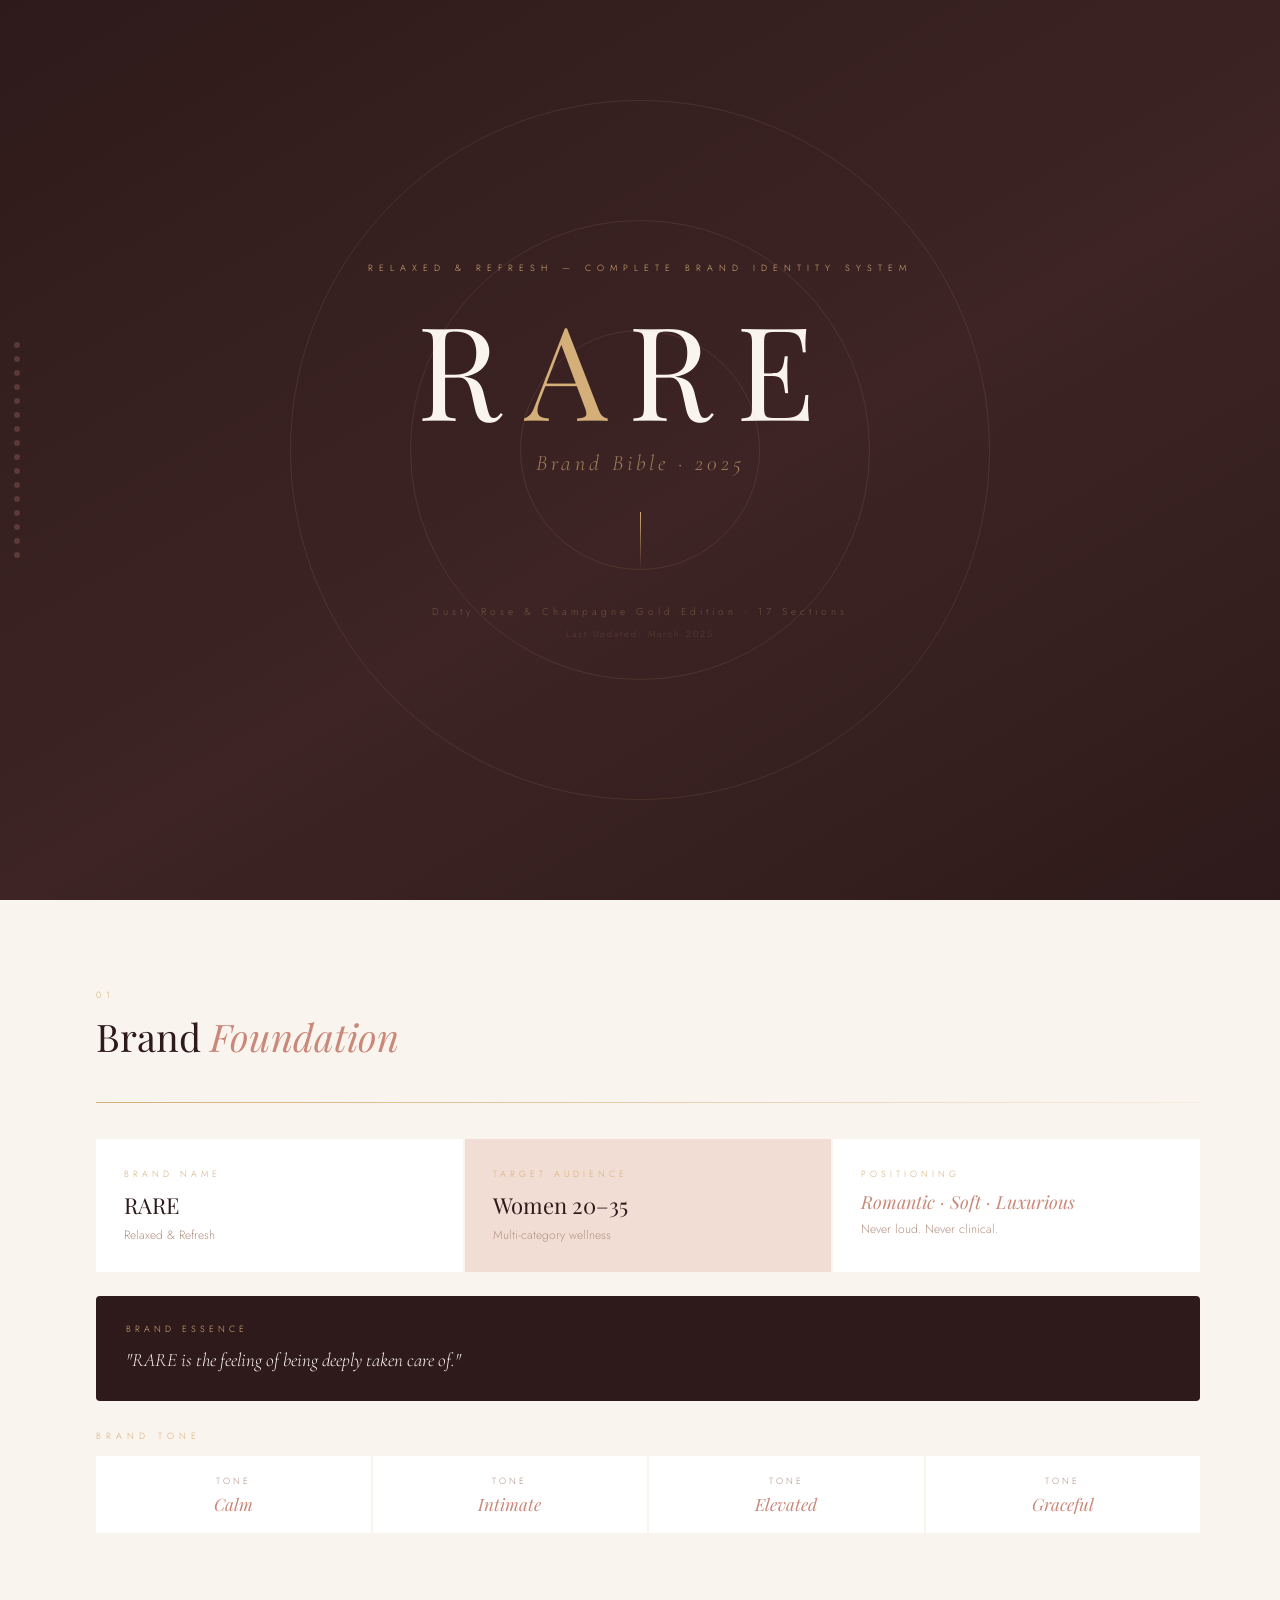
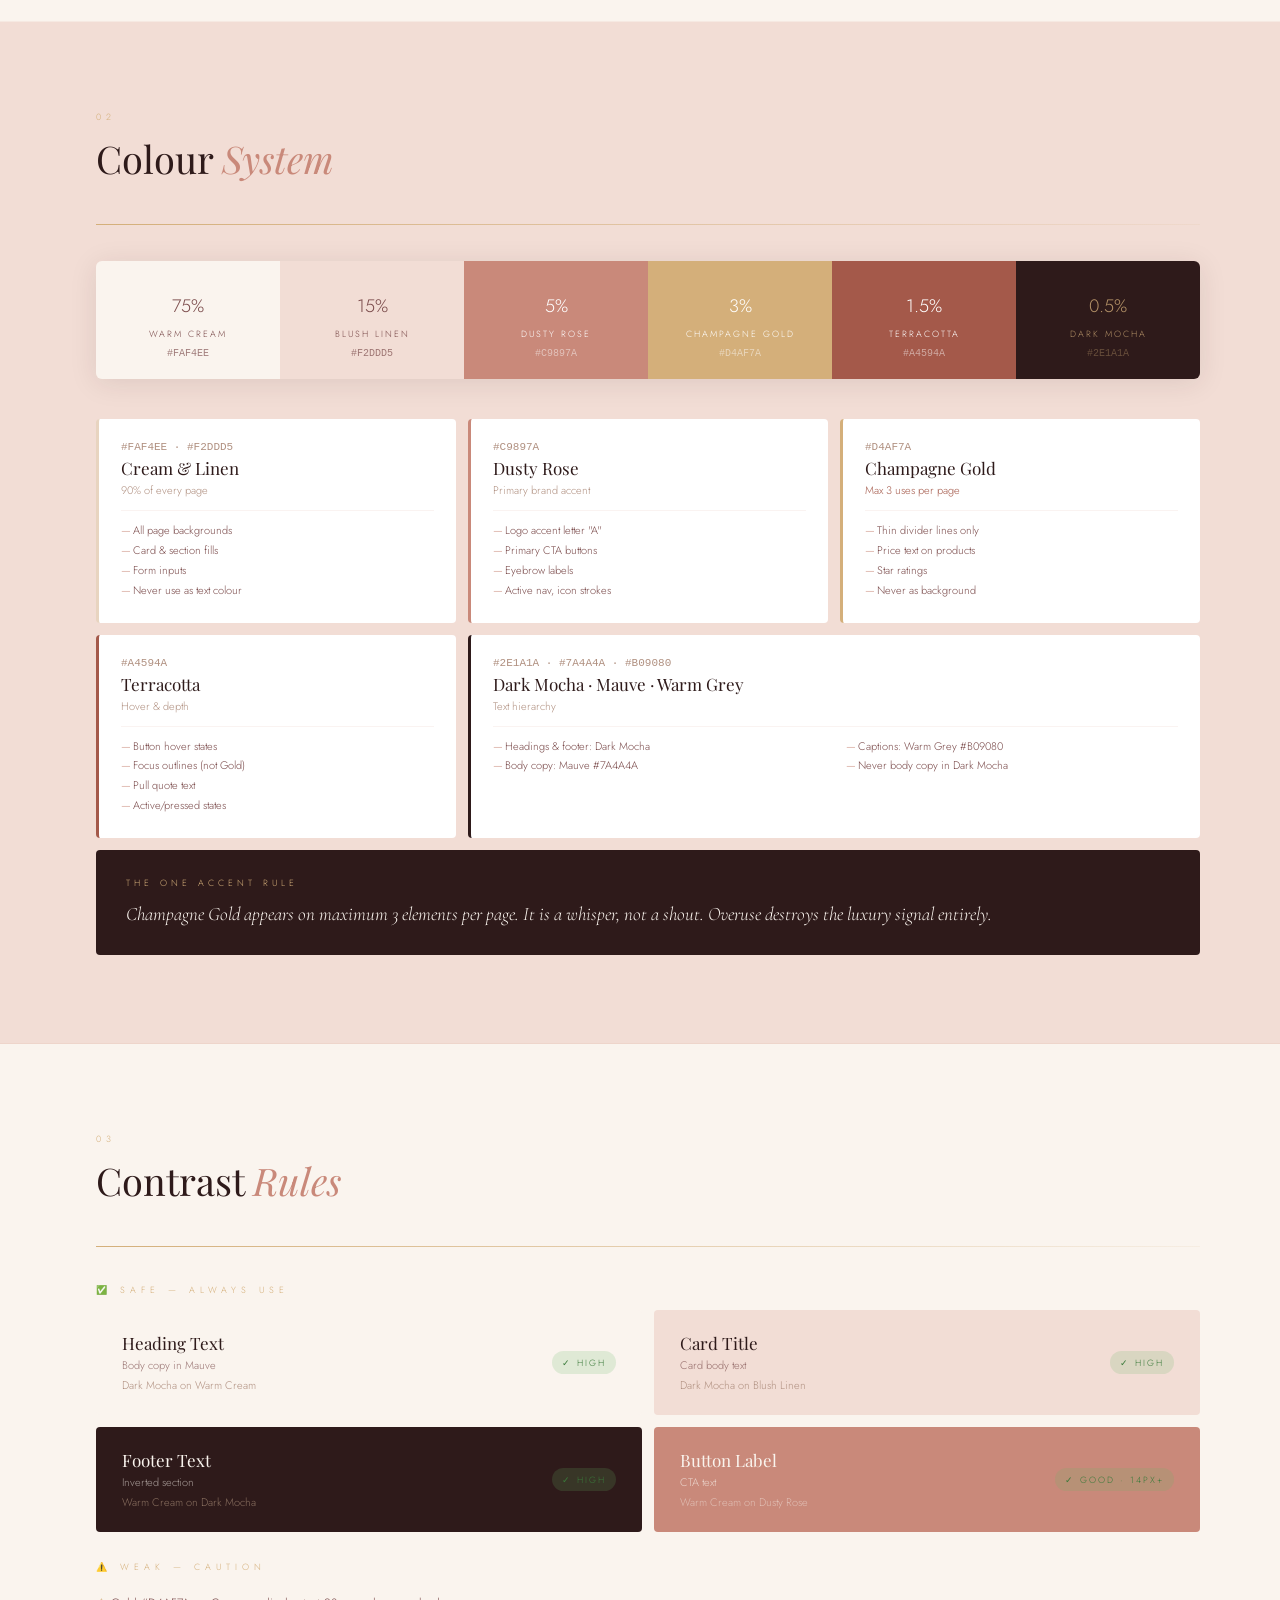
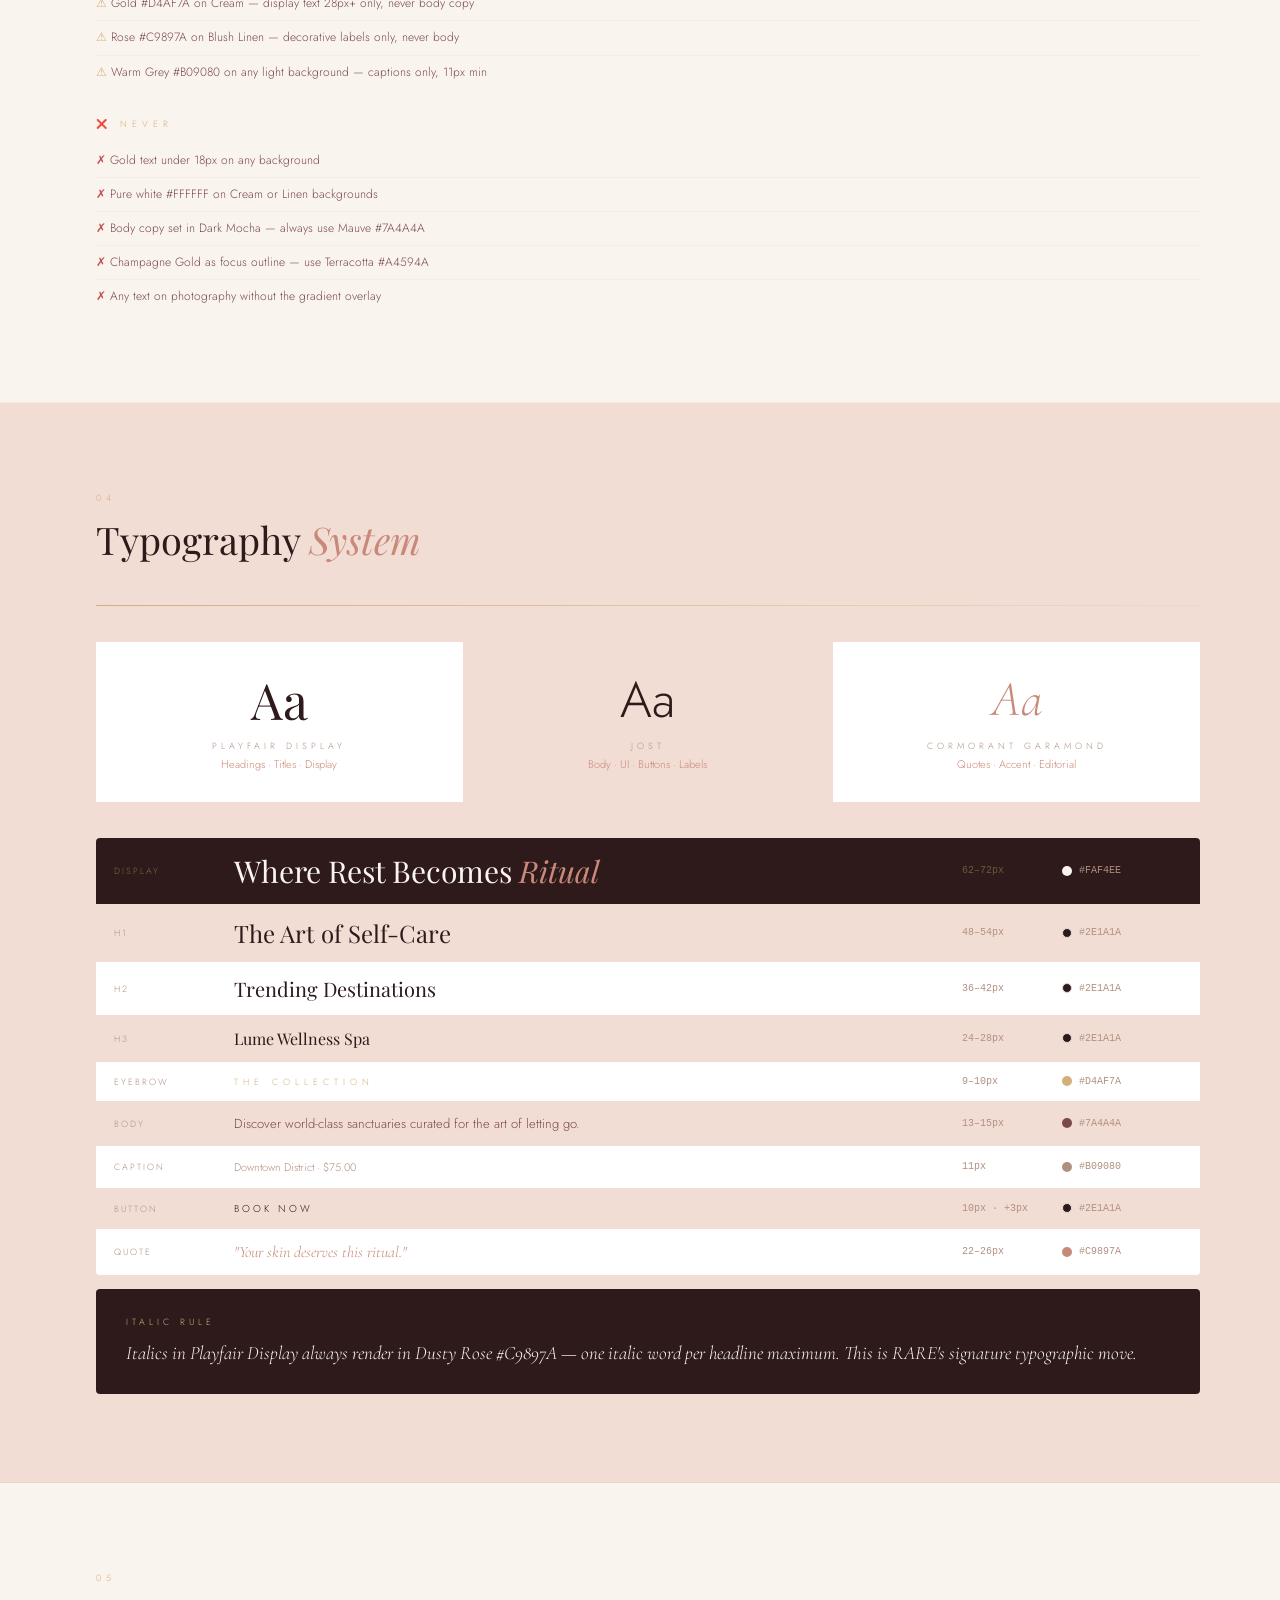
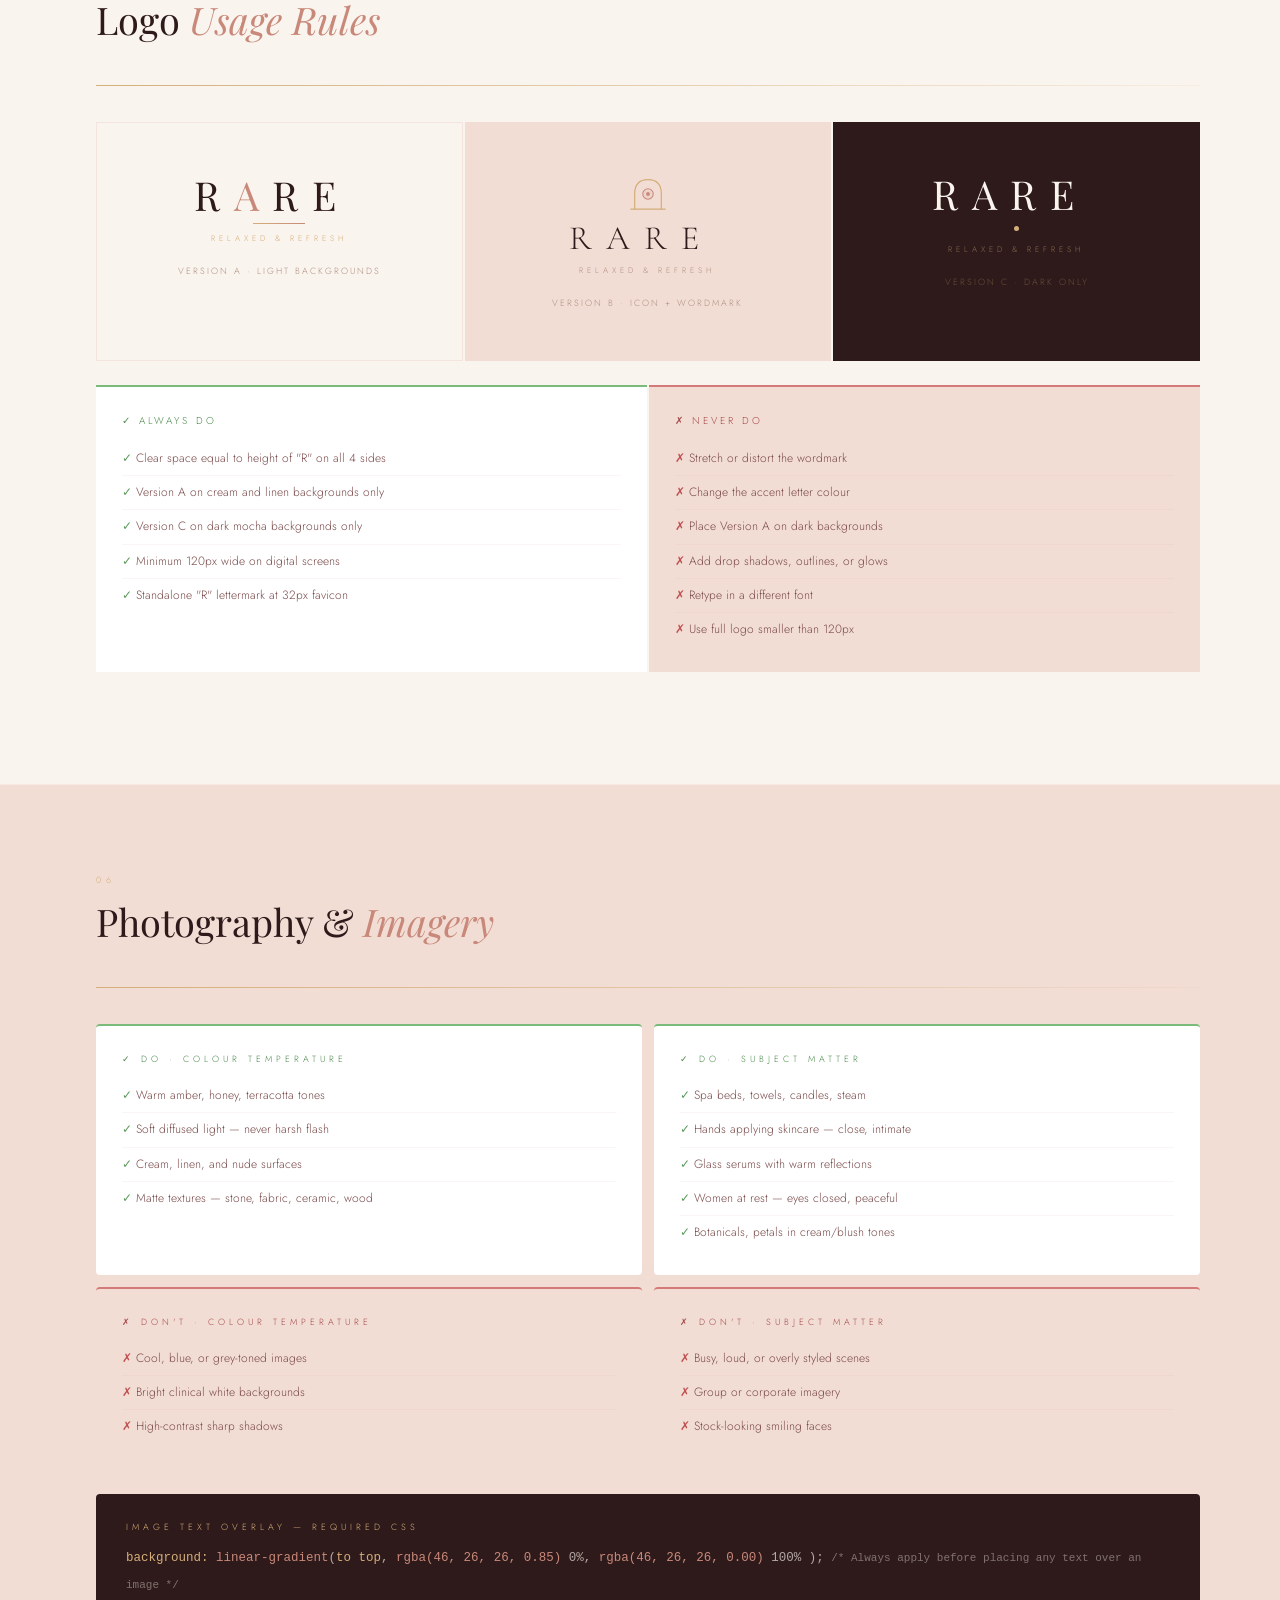
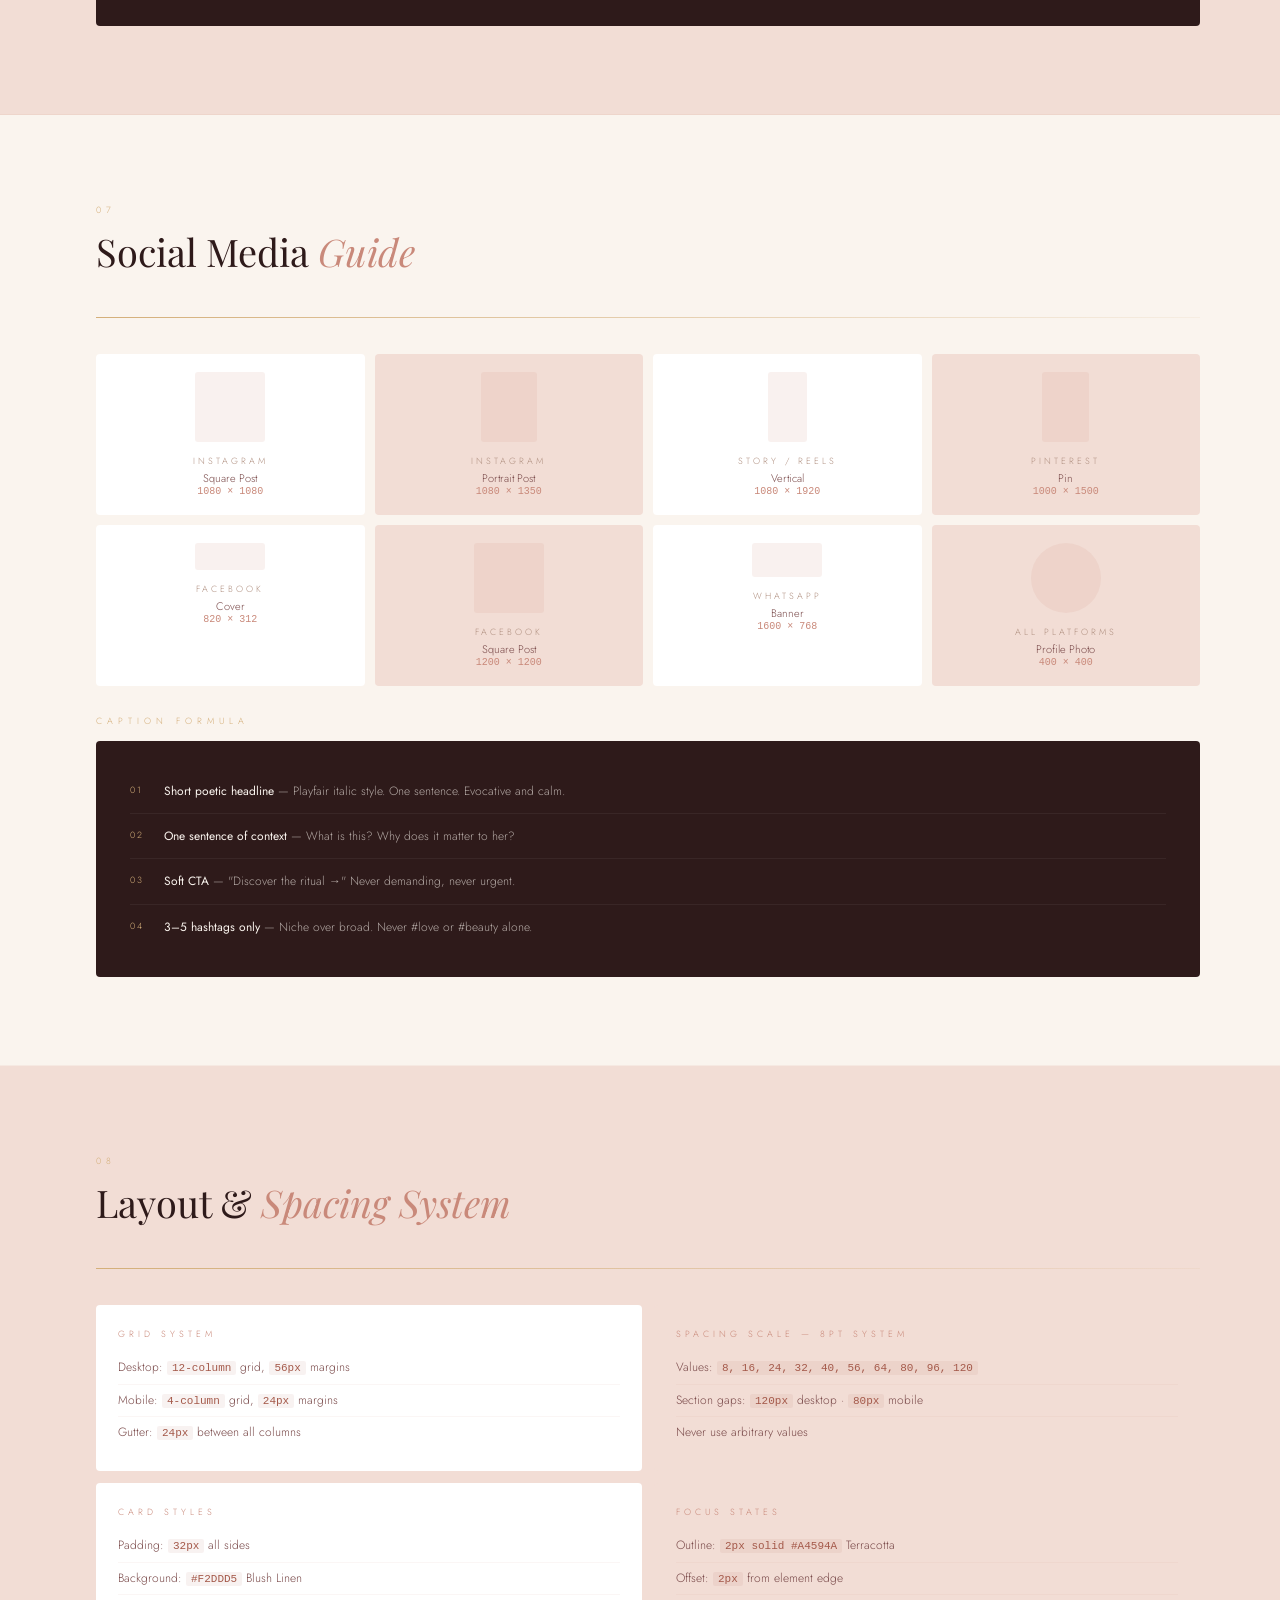
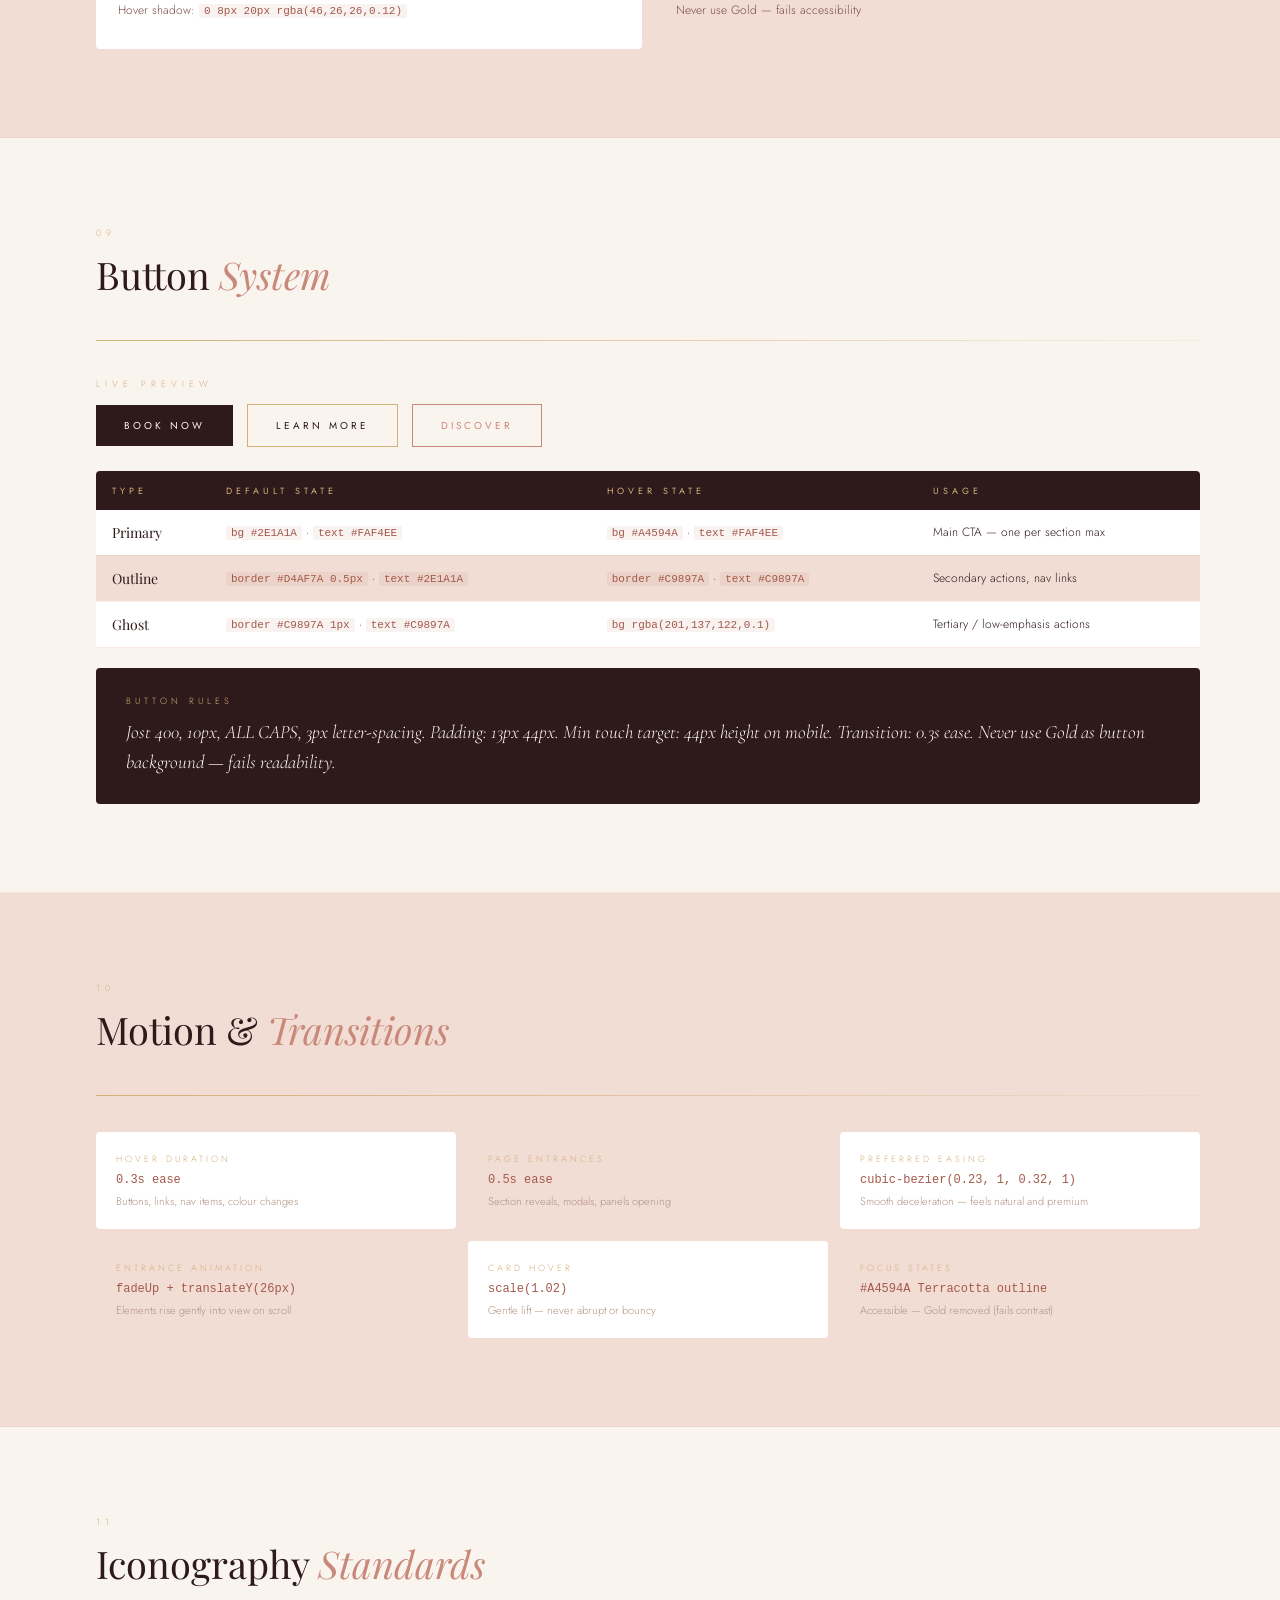
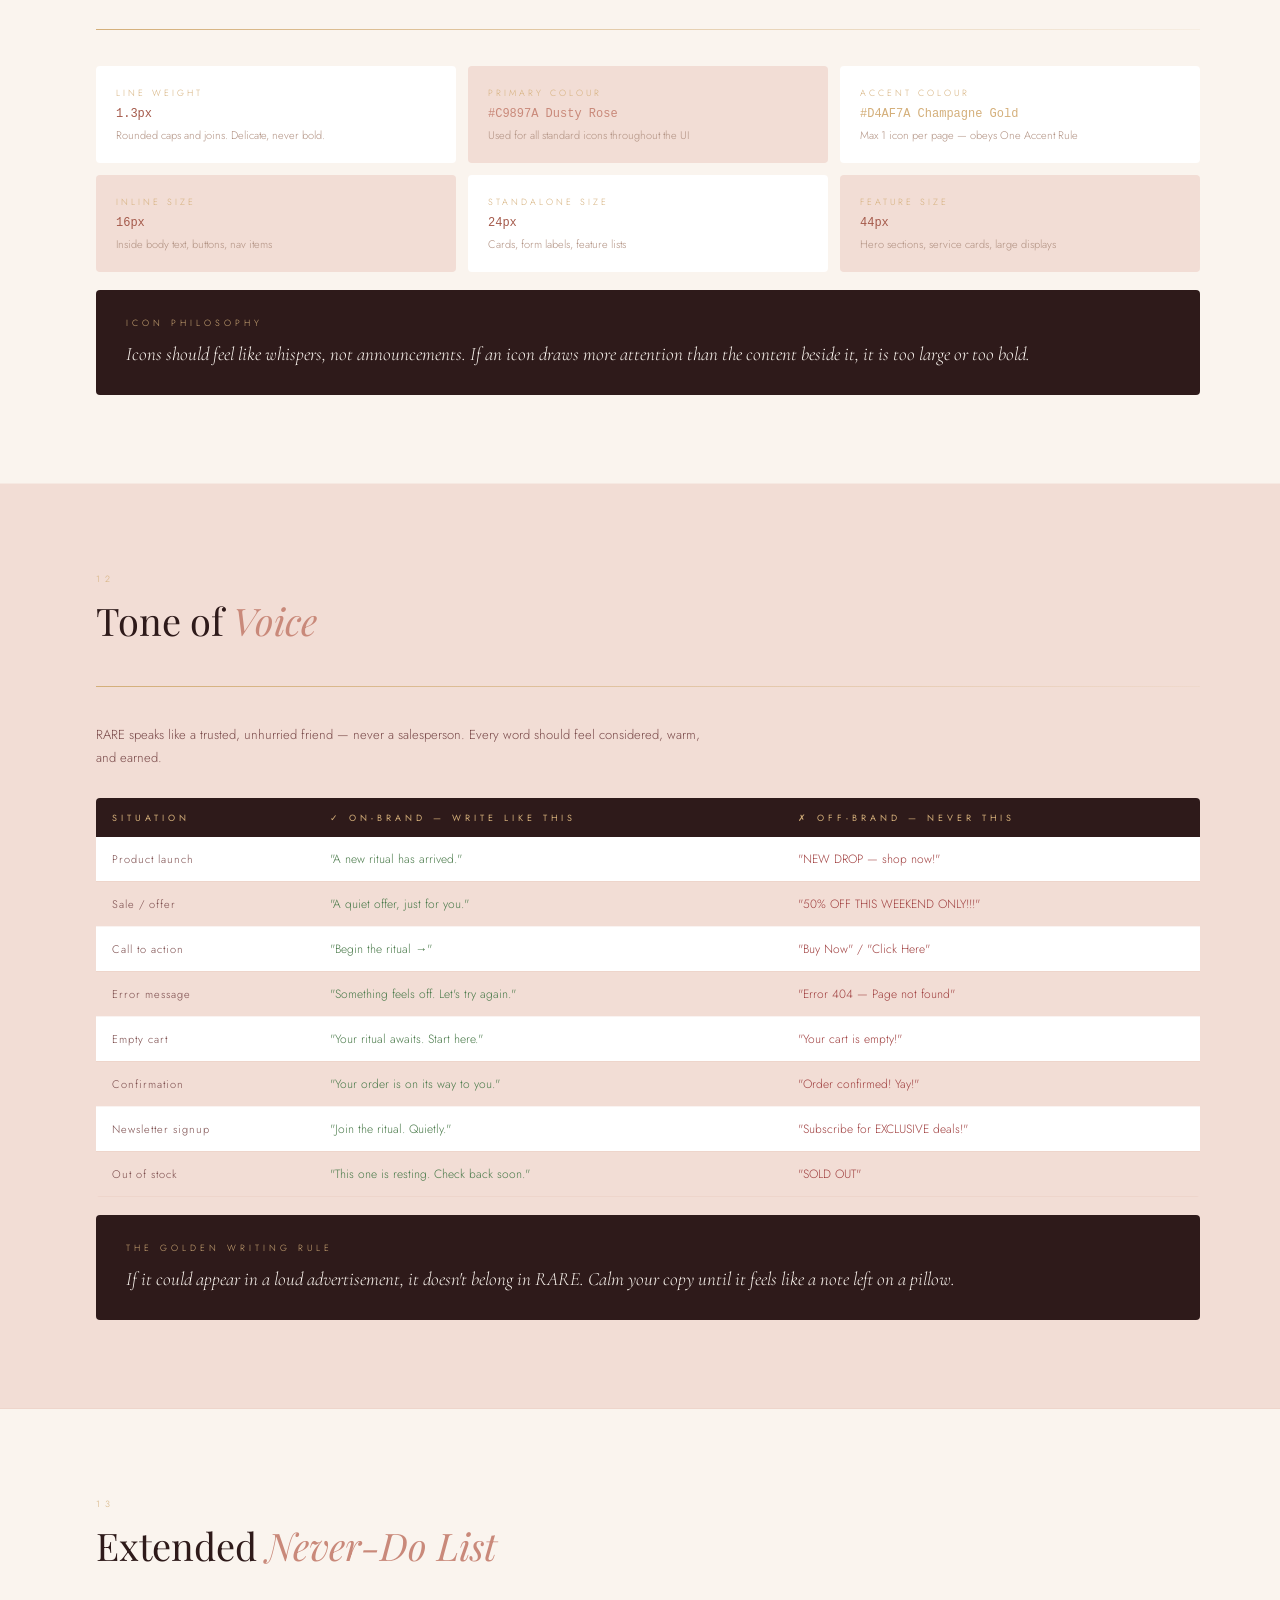
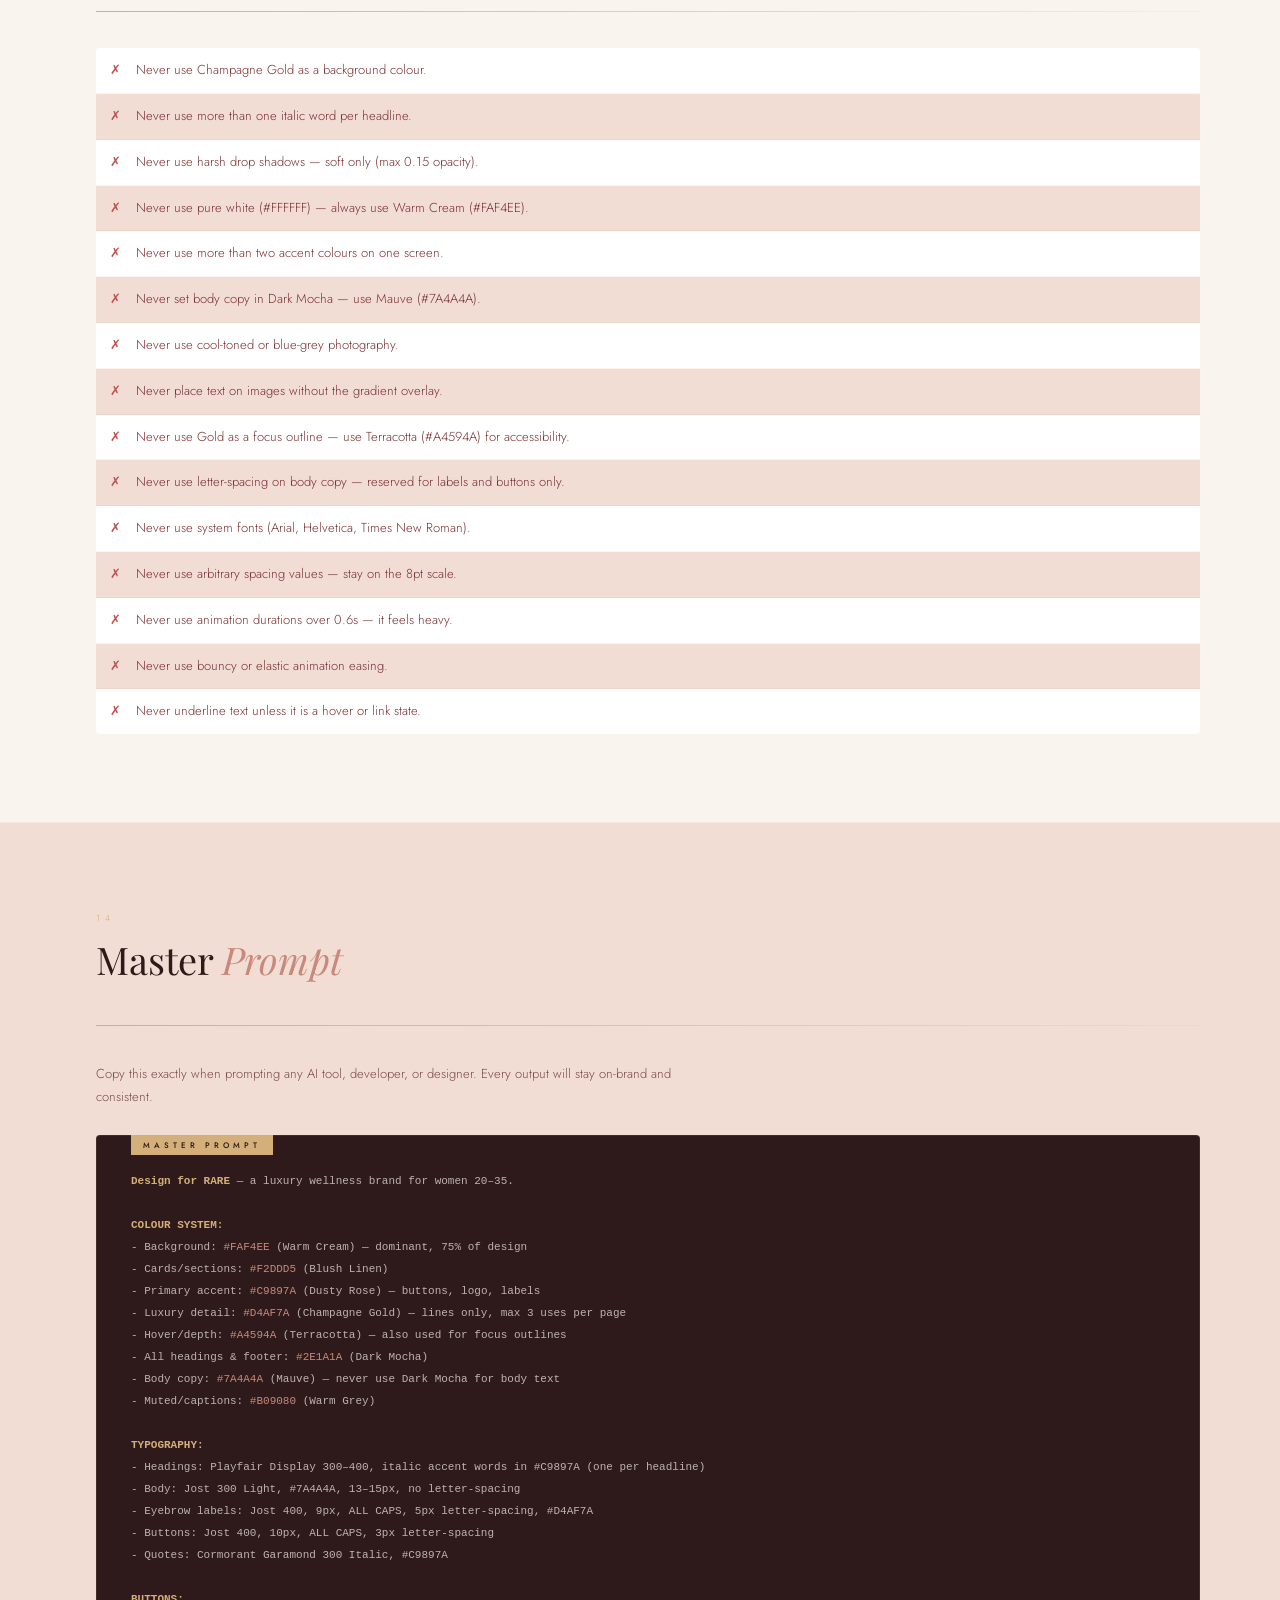
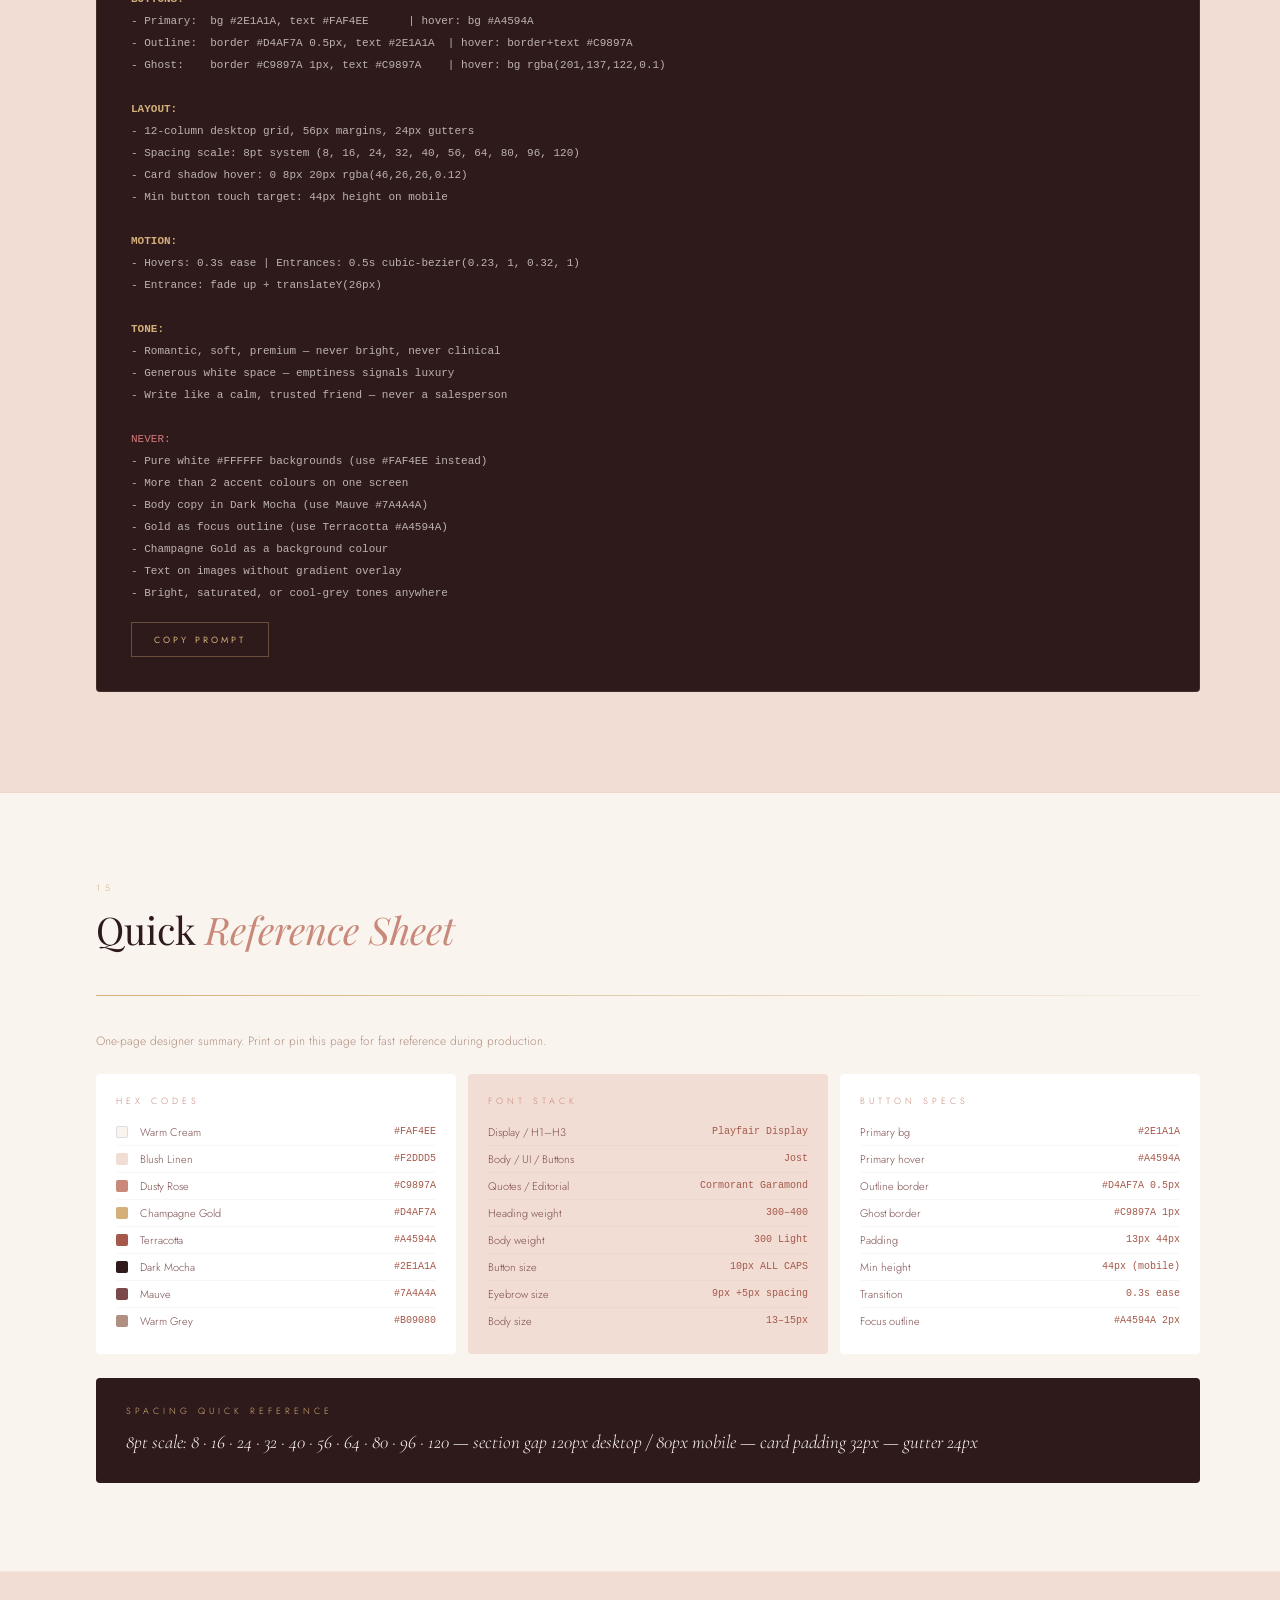
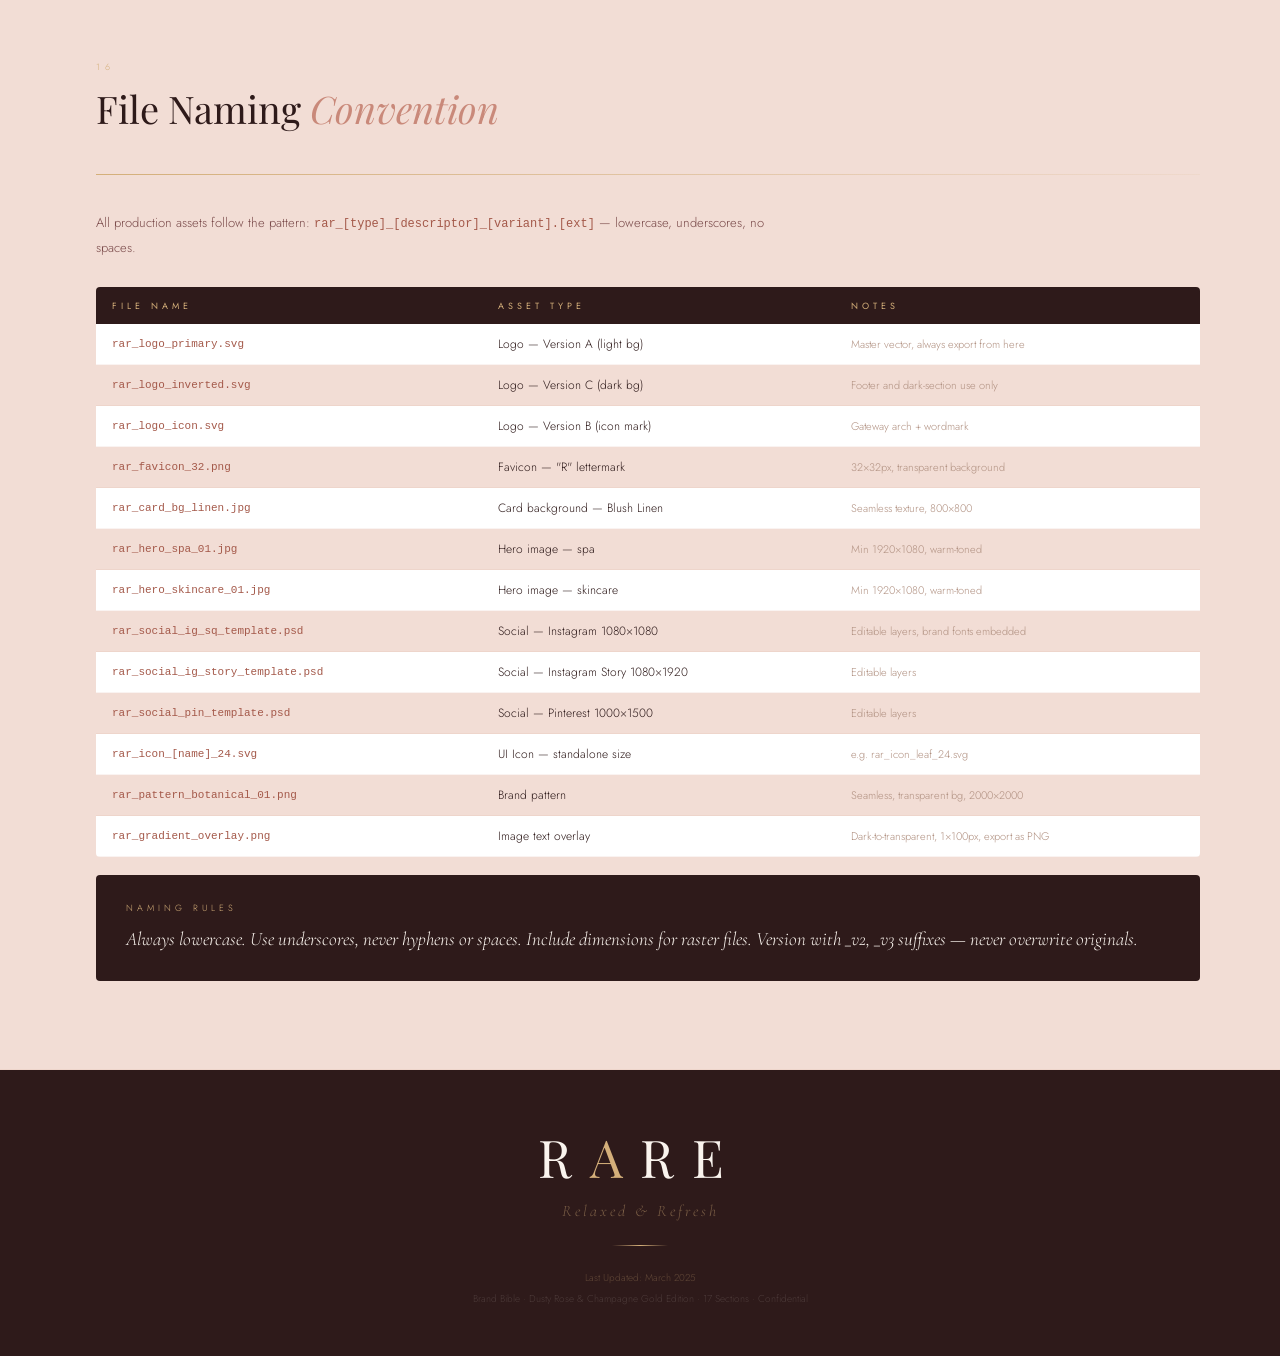
<file: src/imports/RARE-Brand-Bible-v4.html>
<!DOCTYPE html>
<html lang="en">
<head>
<meta charset="UTF-8">
<meta name="viewport" content="width=device-width, initial-scale=1.0">
<title>RARE — Brand Bible 2025</title>
<link href="https://fonts.googleapis.com/css2?family=Playfair+Display:ital,wght@0,300;0,400;0,700;1,300;1,400&family=Cormorant+Garamond:ital,wght@0,300;0,400;1,300&family=Jost:wght@200;300;400;500&display=swap" rel="stylesheet">
<style>
:root{
  --cream:#FAF4EE;--linen:#F2DDD5;--rose:#C9897A;--gold:#D4AF7A;
  --terra:#A4594A;--dark:#2E1A1A;--mauve:#7A4A4A;--muted:#B09080;
}
*,*::before,*::after{box-sizing:border-box;margin:0;padding:0;}
html{scroll-behavior:smooth;}
body{background:var(--cream);color:var(--dark);font-family:'Jost',sans-serif;font-weight:300;overflow-x:hidden;}
::-webkit-scrollbar{width:3px;}::-webkit-scrollbar-track{background:var(--linen);}::-webkit-scrollbar-thumb{background:var(--rose);}

.cover{min-height:100vh;background:linear-gradient(150deg,var(--dark) 0%,#3e2424 55%,#2e1a1a 100%);display:flex;flex-direction:column;align-items:center;justify-content:center;position:relative;overflow:hidden;text-align:center;padding:60px 40px;}
.cover-ring{position:absolute;border-radius:50%;border:1px solid rgba(212,175,122,0.12);pointer-events:none;}
.c-tag{font-size:9px;letter-spacing:6px;text-transform:uppercase;color:var(--gold);margin-bottom:28px;}
.c-title{font-family:'Playfair Display',serif;font-size:clamp(72px,12vw,130px);font-weight:300;letter-spacing:24px;color:var(--cream);line-height:1;padding-right:24px;}
.c-title span{color:var(--gold);}
.c-sub{font-family:'Cormorant Garamond',serif;font-style:italic;font-size:clamp(16px,2vw,22px);color:rgba(212,175,122,0.65);letter-spacing:4px;margin-top:18px;}
.c-line{width:1px;height:56px;background:linear-gradient(to bottom,var(--gold),transparent);margin:36px auto;}
.c-meta{font-size:10px;letter-spacing:4px;color:rgba(212,175,122,0.35);}
.c-updated{font-size:9px;letter-spacing:2px;color:rgba(212,175,122,0.2);margin-top:8px;}

.toc{position:fixed;top:50%;left:0;transform:translateY(-50%);z-index:100;padding:20px 0 20px 14px;}
.toc a{display:block;width:6px;height:6px;border-radius:50%;background:rgba(201,137,122,0.25);margin:8px 0;transition:all 0.3s;text-decoration:none;position:relative;}
.toc a:hover,.toc a.active{background:var(--rose);width:18px;border-radius:3px;}
.toc a span{position:absolute;left:13px;top:50%;transform:translateY(-50%);font-size:9px;letter-spacing:2px;text-transform:uppercase;color:var(--rose);white-space:nowrap;opacity:0;transition:opacity 0.3s;pointer-events:none;background:var(--cream);padding:2px 8px;border-radius:2px;}
.toc a:hover span{opacity:1;}

.sec{padding:88px 80px 88px 96px;border-bottom:1px solid rgba(201,137,122,0.1);}
.sec:nth-child(even){background:var(--linen);}
.sec-num{font-size:9px;letter-spacing:5px;color:var(--gold);text-transform:uppercase;margin-bottom:10px;}
.sec-title{font-family:'Playfair Display',serif;font-size:clamp(26px,3vw,38px);font-weight:300;color:var(--dark);margin-bottom:40px;}
.sec-title em{font-style:italic;color:var(--rose);}
.divider{height:1px;background:linear-gradient(to right,var(--gold),rgba(212,175,122,0.1));margin:0 0 36px;}
.eyebrow{font-size:9px;letter-spacing:5px;text-transform:uppercase;color:var(--gold);margin-bottom:14px;margin-top:28px;display:block;}
.eyebrow:first-child{margin-top:0;}
.note-box{background:var(--dark);border-radius:4px;padding:26px 30px;margin-top:8px;}
.note-box .label{font-size:9px;letter-spacing:4px;text-transform:uppercase;color:var(--gold);margin-bottom:10px;}
.note-box p{font-family:'Cormorant Garamond',serif;font-style:italic;font-size:19px;color:var(--cream);line-height:1.6;}

/* FOUNDATION */
.found-grid{display:grid;grid-template-columns:1fr 1fr 1fr;gap:2px;margin-bottom:24px;}
.found-card{padding:28px;background:#fff;}
.found-card:nth-child(even){background:var(--linen);}
.fc-label{font-size:9px;letter-spacing:4px;text-transform:uppercase;color:var(--gold);margin-bottom:10px;}
.fc-val{font-family:'Playfair Display',serif;font-size:22px;font-weight:300;color:var(--dark);}
.fc-sub{font-size:12px;color:var(--muted);margin-top:6px;}
.tone-strip{display:grid;grid-template-columns:repeat(4,1fr);gap:2px;}
.tone-card{background:#fff;padding:18px;text-align:center;}
.tone-label{font-size:9px;letter-spacing:3px;text-transform:uppercase;color:var(--muted);margin-bottom:6px;}
.tone-val{font-family:'Playfair Display',serif;font-style:italic;font-size:17px;color:var(--rose);}

/* PALETTE */
.palette-bar{display:flex;border-radius:6px;overflow:hidden;box-shadow:0 4px 28px rgba(46,26,26,0.1);margin-bottom:40px;}
.pb-swatch{flex:1;padding:32px 14px 20px;display:flex;flex-direction:column;align-items:center;gap:8px;transition:flex 0.4s;}
.pb-swatch:hover{flex:2;}
.pb-pct{font-size:18px;font-weight:300;}
.pb-name{font-size:9px;letter-spacing:2px;text-transform:uppercase;text-align:center;}
.pb-hex{font-size:10px;font-family:monospace;opacity:0.7;}
.colour-cards{display:grid;grid-template-columns:1fr 1fr 1fr;gap:12px;}
.cc{background:#fff;border-radius:4px;padding:22px;border-left:3px solid var(--rose);}
.cc-hex{font-family:monospace;font-size:11px;color:var(--muted);margin-bottom:4px;}
.cc-name{font-family:'Playfair Display',serif;font-size:17px;font-weight:400;margin-bottom:3px;}
.cc-pct{font-size:11px;color:var(--muted);margin-bottom:12px;}
.cc-rules{list-style:none;padding:0;border-top:1px solid rgba(201,137,122,0.1);padding-top:10px;}
.cc-rules li{font-size:11px;color:var(--mauve);line-height:1.8;padding-left:12px;position:relative;}
.cc-rules li::before{content:'—';position:absolute;left:0;color:var(--rose);}

/* CONTRAST */
.contrast-safe{display:grid;grid-template-columns:1fr 1fr;gap:12px;margin-bottom:24px;}
.cs-card{border-radius:4px;padding:22px 26px;display:flex;justify-content:space-between;align-items:center;}
.cs-preview{font-family:'Playfair Display',serif;font-size:17px;}
.cs-preview small{display:block;font-family:'Jost',sans-serif;font-size:11px;font-weight:300;margin-top:3px;opacity:0.75;}
.badge{font-size:9px;letter-spacing:2px;text-transform:uppercase;padding:5px 10px;border-radius:20px;}
.badge-pass{background:rgba(100,180,100,0.18);color:#3a7a3a;}
.rule-list{list-style:none;padding:0;}
.rule-list li{font-size:12px;color:var(--mauve);padding:7px 0;border-bottom:1px solid rgba(201,137,122,0.08);line-height:1.6;}
.rule-list li:last-child{border-bottom:none;}
.rule-ok::before{content:'✓  ';color:#5a9a5a;}
.rule-warn::before{content:'⚠  ';color:var(--gold);}
.rule-no::before{content:'✗  ';color:#c05050;}

/* TYPOGRAPHY */
.font-trio{display:grid;grid-template-columns:1fr 1fr 1fr;gap:2px;margin-bottom:36px;}
.ft{background:#fff;padding:30px;text-align:center;}
.ft:nth-child(even){background:var(--linen);}
.ft-sample{font-size:50px;line-height:1.1;margin-bottom:12px;}
.ft-name{font-size:9px;letter-spacing:4px;text-transform:uppercase;color:var(--muted);margin-bottom:4px;}
.ft-use{font-size:11px;color:var(--rose);}
.type-scale{border-radius:4px;overflow:hidden;}
.ts-row{display:grid;grid-template-columns:100px 1fr 80px 120px;align-items:center;gap:20px;padding:13px 18px;background:#fff;}
.ts-row:nth-child(even){background:var(--linen);}
.ts-label{font-size:9px;letter-spacing:2px;text-transform:uppercase;color:var(--muted);}
.ts-size{font-size:10px;font-family:monospace;color:var(--muted);}
.ts-col{display:flex;align-items:center;gap:7px;font-size:10px;font-family:monospace;color:var(--muted);}
.cdot{width:10px;height:10px;border-radius:50%;flex-shrink:0;}

/* LOGO */
.logo-trio{display:grid;grid-template-columns:1fr 1fr 1fr;gap:2px;margin-bottom:24px;}
.lbox{padding:52px 36px;display:flex;flex-direction:column;align-items:center;gap:8px;}
.lbox-a{background:var(--cream);border:1px solid rgba(201,137,122,0.15);}
.lbox-b{background:var(--linen);}
.lbox-c{background:var(--dark);}
.lw{font-family:'Playfair Display',serif;font-size:40px;font-weight:400;letter-spacing:14px;padding-right:14px;line-height:1;}
.lw-line{width:52px;height:1px;background:linear-gradient(to right,var(--gold),var(--rose));}
.lw-sub{font-size:8px;letter-spacing:4px;text-transform:uppercase;}
.lbox-label{font-size:9px;letter-spacing:2px;text-transform:uppercase;color:var(--muted);margin-top:12px;}
.do-dont{display:grid;grid-template-columns:1fr 1fr;gap:2px;margin-bottom:24px;}
.do-box,.dn-box{padding:26px;}
.do-box{background:#fff;border-top:2px solid #7aba7a;}
.dn-box{background:var(--linen);border-top:2px solid #d47a7a;}
.dd-title{font-size:10px;letter-spacing:3px;text-transform:uppercase;margin-bottom:14px;}
.do-box .dd-title{color:#4a8a4a;}
.dn-box .dd-title{color:#a44a4a;}

/* PHOTOGRAPHY */
.photo-grid{display:grid;grid-template-columns:1fr 1fr;gap:12px;margin-bottom:24px;}
.photo-card{border-radius:4px;padding:26px;}
.photo-card.do-card{background:#fff;border-top:2px solid #7aba7a;}
.photo-card.dont-card{background:var(--linen);border-top:2px solid #d47a7a;}
.photo-do{font-size:9px;letter-spacing:4px;text-transform:uppercase;color:#4a8a4a;margin-bottom:14px;}
.photo-dont{font-size:9px;letter-spacing:4px;text-transform:uppercase;color:#a44a4a;margin-bottom:14px;}
.overlay-box{background:var(--dark);border-radius:4px;padding:26px 30px;}
.ov-label{font-size:9px;letter-spacing:4px;text-transform:uppercase;color:var(--gold);margin-bottom:12px;}
.ov-code{font-family:monospace;font-size:12.5px;line-height:2.2;color:rgba(250,244,238,0.65);}
.ov-code .ov-k{color:var(--gold);}
.ov-code .ov-v{color:var(--rose);}

/* SOCIAL */
.social-grid{display:grid;grid-template-columns:repeat(4,1fr);gap:10px;margin-bottom:28px;}
.sc{background:#fff;border-radius:4px;padding:18px;text-align:center;}
.sc:nth-child(even){background:var(--linen);}
.sc-thumb{margin:0 auto 12px;border-radius:3px;background:rgba(201,137,122,0.12);}
.sc-plat{font-size:9px;letter-spacing:3px;text-transform:uppercase;color:var(--muted);margin-bottom:3px;}
.sc-fmt{font-size:11px;color:var(--mauve);}
.sc-sz{font-family:monospace;font-size:10px;color:var(--rose);}
.caption-box{background:var(--dark);border-radius:4px;padding:28px 34px;}
.cap-row{display:flex;gap:16px;padding:12px 0;border-bottom:1px solid rgba(255,255,255,0.05);}
.cap-row:last-child{border-bottom:none;}
.cap-num{font-size:9px;letter-spacing:2px;color:var(--gold);padding-top:2px;flex-shrink:0;width:18px;}
.cap-text{font-size:12px;line-height:1.7;color:rgba(250,244,238,0.65);}
.cap-text strong{color:var(--cream);font-weight:400;}

/* LAYOUT & BUTTONS */
.spec-grid{display:grid;grid-template-columns:1fr 1fr;gap:12px;}
.spec-card{background:#fff;border-radius:4px;padding:22px;}
.spec-card:nth-child(even){background:var(--linen);}
.spec-title{font-size:9px;letter-spacing:4px;text-transform:uppercase;color:var(--rose);margin-bottom:12px;}
.spec-item{font-size:12px;color:var(--mauve);padding:6px 0;border-bottom:1px solid rgba(201,137,122,0.08);line-height:1.6;}
.spec-item:last-child{border-bottom:none;}
.spec-item code{font-family:monospace;font-size:11px;color:var(--terra);background:rgba(164,89,74,0.08);padding:1px 5px;border-radius:2px;}

.btn-table{width:100%;border-collapse:collapse;border-radius:4px;overflow:hidden;margin-bottom:20px;}
.btn-table th{background:var(--dark);color:var(--gold);font-size:9px;letter-spacing:4px;text-transform:uppercase;padding:13px 16px;text-align:left;font-weight:400;}
.btn-table td{padding:13px 16px;font-size:12px;border-bottom:1px solid rgba(201,137,122,0.1);}
.btn-table tr:nth-child(odd) td{background:#fff;}
.btn-table tr:nth-child(even) td{background:var(--linen);}
.btn-table td:first-child{font-family:'Playfair Display',serif;font-size:14px;color:var(--dark);}
.btn-table td code{font-family:monospace;font-size:11px;color:var(--terra);background:rgba(164,89,74,0.08);padding:1px 5px;border-radius:2px;}
.btn-preview-row{display:flex;gap:14px;align-items:center;flex-wrap:wrap;margin-bottom:24px;}
.btn-prev{font-size:10px;letter-spacing:3px;text-transform:uppercase;padding:13px 28px;cursor:default;transition:all 0.3s;font-family:'Jost',sans-serif;font-weight:400;}
.btn-p{background:var(--dark);color:var(--cream);border:none;}
.btn-p:hover{background:var(--terra);}
.btn-o{background:transparent;border:0.5px solid var(--gold);color:var(--dark);}
.btn-o:hover{border-color:var(--rose);color:var(--rose);}
.btn-g{background:transparent;border:1px solid var(--rose);color:var(--rose);}
.btn-g:hover{background:rgba(201,137,122,0.1);}

/* MOTION & ICONS */
.motion-grid,.icon-grid{display:grid;grid-template-columns:1fr 1fr 1fr;gap:12px;}
.motion-card,.icon-card{background:#fff;border-radius:4px;padding:20px;}
.motion-card:nth-child(even),.icon-card:nth-child(even){background:var(--linen);}
.m-label{font-size:9px;letter-spacing:3px;text-transform:uppercase;color:var(--gold);margin-bottom:8px;}
.m-val{font-family:monospace;font-size:12px;color:var(--terra);}
.m-desc{font-size:11px;color:var(--muted);margin-top:6px;}

/* TONE OF VOICE */
.tov-table{width:100%;border-collapse:collapse;border-radius:4px;overflow:hidden;}
.tov-table th{background:var(--dark);color:var(--gold);font-size:9px;letter-spacing:4px;text-transform:uppercase;padding:13px 16px;text-align:left;font-weight:400;}
.tov-table td{padding:13px 16px;font-size:12px;border-bottom:1px solid rgba(201,137,122,0.1);}
.tov-table tr:nth-child(odd) td{background:#fff;}
.tov-table tr:nth-child(even) td{background:var(--linen);}
.tov-table td:first-child{color:var(--mauve);font-size:11px;letter-spacing:1px;}
.tov-on{color:#4a7a4a;}
.tov-off{color:#a04040;}

/* NEVER DO */
.never-list{list-style:none;padding:0;border-radius:4px;overflow:hidden;}
.never-list li{font-size:13px;color:#7a3030;padding:12px 16px 12px 40px;border-bottom:1px solid rgba(201,137,122,0.1);line-height:1.6;position:relative;}
.never-list li:nth-child(odd){background:#fff;}
.never-list li:nth-child(even){background:var(--linen);}
.never-list li::before{content:'✗';position:absolute;left:14px;color:#c05050;}
.never-list li:last-child{border-bottom:none;}

/* PROMPT */
.prompt-wrap{background:var(--dark);border-radius:4px;padding:34px;border:1px solid rgba(212,175,122,0.12);position:relative;margin-bottom:12px;}
.prompt-wrap::before{content:'MASTER PROMPT';position:absolute;top:-1px;left:34px;font-size:8px;letter-spacing:4px;text-transform:uppercase;background:var(--gold);color:var(--dark);padding:4px 12px;font-weight:500;}
.prompt-code{font-family:monospace;font-size:11px;line-height:2;color:rgba(250,244,238,0.7);white-space:pre-wrap;}
.pk{color:var(--gold);font-weight:600;}
.pv{color:var(--rose);}
.pn{color:#d47a7a;}
.copy-btn{display:inline-block;background:transparent;border:1px solid rgba(212,175,122,0.35);color:var(--gold);font-size:9px;letter-spacing:3px;text-transform:uppercase;padding:10px 22px;cursor:pointer;transition:all 0.3s;font-family:'Jost',sans-serif;margin-top:18px;}
.copy-btn:hover{background:var(--gold);color:var(--dark);}

/* QUICK REF */
.qr-grid{display:grid;grid-template-columns:1fr 1fr 1fr;gap:12px;margin-bottom:24px;}
.qr-card{background:#fff;border-radius:4px;padding:20px;}
.qr-card:nth-child(even){background:var(--linen);}
.qr-title{font-size:9px;letter-spacing:4px;text-transform:uppercase;color:var(--rose);margin-bottom:12px;}
.qr-item{display:flex;justify-content:space-between;align-items:center;padding:5px 0;border-bottom:1px solid rgba(201,137,122,0.08);font-size:11px;}
.qr-item:last-child{border-bottom:none;}
.qr-name{color:var(--mauve);}
.qr-val{font-family:monospace;font-size:10px;color:var(--terra);}
.qr-swatch{width:12px;height:12px;border-radius:2px;flex-shrink:0;margin-right:6px;}

/* FILE NAMING */
.fn-table{width:100%;border-collapse:collapse;border-radius:4px;overflow:hidden;}
.fn-table th{background:var(--dark);color:var(--gold);font-size:9px;letter-spacing:4px;text-transform:uppercase;padding:12px 16px;text-align:left;font-weight:400;}
.fn-table td{padding:11px 16px;font-size:12px;border-bottom:1px solid rgba(201,137,122,0.1);}
.fn-table tr:nth-child(odd) td{background:#fff;}
.fn-table tr:nth-child(even) td{background:var(--linen);}
.fn-table td:first-child{font-family:monospace;font-size:11px;color:var(--terra);}
.fn-table td:last-child{font-size:11px;color:var(--muted);}

.bible-footer{background:var(--dark);padding:52px 80px;text-align:center;}
.bf-logo{font-family:'Playfair Display',serif;font-size:52px;letter-spacing:18px;color:var(--cream);margin-bottom:10px;}
.bf-logo span{color:var(--gold);}
.bf-sub{font-family:'Cormorant Garamond',serif;font-style:italic;font-size:16px;color:rgba(212,175,122,0.45);letter-spacing:3px;margin-bottom:24px;}
.bf-divline{width:56px;height:1px;background:linear-gradient(to right,transparent,var(--gold),transparent);margin:0 auto 24px;}
.bf-updated{font-size:10px;color:rgba(212,175,122,0.3);margin-bottom:6px;}
.bf-copy{font-size:10px;color:rgba(250,244,238,0.15);}

@media(max-width:860px){
  .sec{padding:56px 28px;}
  .found-grid,.colour-cards,.contrast-safe,.font-trio,.logo-trio,.photo-grid,.spec-grid,.motion-grid,.icon-grid,.do-dont,.tone-strip,.qr-grid{grid-template-columns:1fr;}
  .social-grid{grid-template-columns:1fr 1fr;}
  .ts-row{grid-template-columns:80px 1fr;}
  .toc{display:none;}
}
</style>
</head>
<body>

<!-- COVER -->
<section class="cover" id="cover">
  <div class="cover-ring" style="width:700px;height:700px;top:50%;left:50%;transform:translate(-50%,-50%)"></div>
  <div class="cover-ring" style="width:460px;height:460px;top:50%;left:50%;transform:translate(-50%,-50%)"></div>
  <div class="cover-ring" style="width:240px;height:240px;top:50%;left:50%;transform:translate(-50%,-50%)"></div>
  <p class="c-tag">Relaxed &amp; Refresh — Complete Brand Identity System</p>
  <h1 class="c-title">R<span>A</span>RE</h1>
  <p class="c-sub">Brand Bible · 2025</p>
  <div class="c-line"></div>
  <p class="c-meta">Dusty Rose &amp; Champagne Gold Edition · 17 Sections</p>
  <p class="c-updated">Last Updated: March 2025</p>
</section>

<!-- SIDEBAR NAV -->
<nav class="toc">
  <a href="#foundation"><span>01 Foundation</span></a>
  <a href="#colours"><span>02 Colours</span></a>
  <a href="#contrast"><span>03 Contrast</span></a>
  <a href="#typography"><span>04 Typography</span></a>
  <a href="#logo"><span>05 Logo</span></a>
  <a href="#photography"><span>06 Photography</span></a>
  <a href="#social"><span>07 Social</span></a>
  <a href="#layout"><span>08 Layout</span></a>
  <a href="#buttons"><span>09 Buttons</span></a>
  <a href="#motion"><span>10 Motion</span></a>
  <a href="#iconography"><span>11 Icons</span></a>
  <a href="#voice"><span>12 Voice</span></a>
  <a href="#neverdo"><span>13 Never Do</span></a>
  <a href="#prompt"><span>14 Prompt</span></a>
  <a href="#quickref"><span>15 Quick Ref</span></a>
  <a href="#filenaming"><span>16 File Names</span></a>
</nav>

<!-- 01 FOUNDATION -->
<section class="sec" id="foundation">
  <p class="sec-num">01</p>
  <h2 class="sec-title">Brand <em>Foundation</em></h2>
  <div class="divider"></div>
  <div class="found-grid">
    <div class="found-card"><div class="fc-label">Brand Name</div><div class="fc-val">RARE</div><div class="fc-sub">Relaxed &amp; Refresh</div></div>
    <div class="found-card"><div class="fc-label">Target Audience</div><div class="fc-val">Women 20–35</div><div class="fc-sub">Multi-category wellness</div></div>
    <div class="found-card"><div class="fc-label">Positioning</div><div class="fc-val" style="font-style:italic;color:var(--rose);font-size:18px;">Romantic · Soft · Luxurious</div><div class="fc-sub">Never loud. Never clinical.</div></div>
  </div>
  <div class="note-box"><div class="label">Brand Essence</div><p>"RARE is the feeling of being deeply taken care of."</p></div>
  <span class="eyebrow" style="margin-top:28px;">Brand Tone</span>
  <div class="tone-strip">
    <div class="tone-card"><div class="tone-label">Tone</div><div class="tone-val">Calm</div></div>
    <div class="tone-card"><div class="tone-label">Tone</div><div class="tone-val">Intimate</div></div>
    <div class="tone-card"><div class="tone-label">Tone</div><div class="tone-val">Elevated</div></div>
    <div class="tone-card"><div class="tone-label">Tone</div><div class="tone-val">Graceful</div></div>
  </div>
</section>

<!-- 02 COLOURS -->
<section class="sec" id="colours">
  <p class="sec-num">02</p>
  <h2 class="sec-title">Colour <em>System</em></h2>
  <div class="divider"></div>
  <div class="palette-bar">
    <div class="pb-swatch" style="background:#FAF4EE;"><div class="pb-pct" style="color:#7a4a4a;">75%</div><div class="pb-name" style="color:#7a4a4a;">Warm Cream</div><div class="pb-hex" style="color:#7a4a4a;">#FAF4EE</div></div>
    <div class="pb-swatch" style="background:#F2DDD5;"><div class="pb-pct" style="color:#7a4a4a;">15%</div><div class="pb-name" style="color:#7a4a4a;">Blush Linen</div><div class="pb-hex" style="color:#7a4a4a;">#F2DDD5</div></div>
    <div class="pb-swatch" style="background:#C9897A;"><div class="pb-pct" style="color:#fff;">5%</div><div class="pb-name" style="color:#fff;">Dusty Rose</div><div class="pb-hex" style="color:rgba(255,255,255,0.7);">#C9897A</div></div>
    <div class="pb-swatch" style="background:#D4AF7A;"><div class="pb-pct" style="color:#fff;">3%</div><div class="pb-name" style="color:#fff;">Champagne Gold</div><div class="pb-hex" style="color:rgba(255,255,255,0.7);">#D4AF7A</div></div>
    <div class="pb-swatch" style="background:#A4594A;"><div class="pb-pct" style="color:#fff;">1.5%</div><div class="pb-name" style="color:#fff;">Terracotta</div><div class="pb-hex" style="color:rgba(255,255,255,0.7);">#A4594A</div></div>
    <div class="pb-swatch" style="background:#2E1A1A;"><div class="pb-pct" style="color:rgba(212,175,122,0.8);">0.5%</div><div class="pb-name" style="color:rgba(212,175,122,0.8);">Dark Mocha</div><div class="pb-hex" style="color:rgba(212,175,122,0.5);">#2E1A1A</div></div>
  </div>
  <div class="colour-cards">
    <div class="cc" style="border-left-color:#e8d4c0;"><div class="cc-hex">#FAF4EE · #F2DDD5</div><div class="cc-name">Cream &amp; Linen</div><div class="cc-pct">90% of every page</div><ul class="cc-rules"><li>All page backgrounds</li><li>Card &amp; section fills</li><li>Form inputs</li><li>Never use as text colour</li></ul></div>
    <div class="cc"><div class="cc-hex">#C9897A</div><div class="cc-name">Dusty Rose</div><div class="cc-pct">Primary brand accent</div><ul class="cc-rules"><li>Logo accent letter "A"</li><li>Primary CTA buttons</li><li>Eyebrow labels</li><li>Active nav, icon strokes</li></ul></div>
    <div class="cc" style="border-left-color:var(--gold);"><div class="cc-hex">#D4AF7A</div><div class="cc-name">Champagne Gold</div><div class="cc-pct" style="color:var(--terra);">Max 3 uses per page</div><ul class="cc-rules"><li>Thin divider lines only</li><li>Price text on products</li><li>Star ratings</li><li>Never as background</li></ul></div>
    <div class="cc" style="border-left-color:var(--terra);"><div class="cc-hex">#A4594A</div><div class="cc-name">Terracotta</div><div class="cc-pct">Hover &amp; depth</div><ul class="cc-rules"><li>Button hover states</li><li>Focus outlines (not Gold)</li><li>Pull quote text</li><li>Active/pressed states</li></ul></div>
    <div class="cc" style="border-left-color:var(--dark);grid-column:span 2;"><div class="cc-hex">#2E1A1A · #7A4A4A · #B09080</div><div class="cc-name">Dark Mocha · Mauve · Warm Grey</div><div class="cc-pct">Text hierarchy</div><ul class="cc-rules" style="columns:2;gap:20px;"><li>Headings &amp; footer: Dark Mocha</li><li>Body copy: Mauve #7A4A4A</li><li>Captions: Warm Grey #B09080</li><li>Never body copy in Dark Mocha</li></ul></div>
  </div>
  <div class="note-box" style="margin-top:12px;"><div class="label">The One Accent Rule</div><p>Champagne Gold appears on maximum 3 elements per page. It is a whisper, not a shout. Overuse destroys the luxury signal entirely.</p></div>
</section>

<!-- 03 CONTRAST -->
<section class="sec" id="contrast">
  <p class="sec-num">03</p>
  <h2 class="sec-title">Contrast <em>Rules</em></h2>
  <div class="divider"></div>
  <span class="eyebrow">✅ Safe — Always Use</span>
  <div class="contrast-safe">
    <div class="cs-card" style="background:#FAF4EE;"><div><div class="cs-preview" style="color:#2E1A1A;">Heading Text<small style="color:#7A4A4A;">Body copy in Mauve</small></div><div style="font-size:11px;color:#B09080;margin-top:4px;">Dark Mocha on Warm Cream</div></div><span class="badge badge-pass">✓ High</span></div>
    <div class="cs-card" style="background:#F2DDD5;"><div><div class="cs-preview" style="color:#2E1A1A;">Card Title<small style="color:#7A4A4A;">Card body text</small></div><div style="font-size:11px;color:#B09080;margin-top:4px;">Dark Mocha on Blush Linen</div></div><span class="badge badge-pass">✓ High</span></div>
    <div class="cs-card" style="background:#2E1A1A;"><div><div class="cs-preview" style="color:#FAF4EE;">Footer Text<small style="opacity:0.6;">Inverted section</small></div><div style="font-size:11px;color:#8a7060;margin-top:4px;">Warm Cream on Dark Mocha</div></div><span class="badge badge-pass">✓ High</span></div>
    <div class="cs-card" style="background:#C9897A;"><div><div class="cs-preview" style="color:#FAF4EE;">Button Label<small style="opacity:0.7;">CTA text</small></div><div style="font-size:11px;color:rgba(250,244,238,0.5);margin-top:4px;">Warm Cream on Dusty Rose</div></div><span class="badge badge-pass">✓ Good · 14px+</span></div>
  </div>
  <span class="eyebrow">⚠️ Weak — Caution</span>
  <ul class="rule-list" style="margin-bottom:20px;">
    <li class="rule-warn">Gold #D4AF7A on Cream — display text 28px+ only, never body copy</li>
    <li class="rule-warn">Rose #C9897A on Blush Linen — decorative labels only, never body</li>
    <li class="rule-warn">Warm Grey #B09080 on any light background — captions only, 11px min</li>
  </ul>
  <span class="eyebrow">❌ Never</span>
  <ul class="rule-list">
    <li class="rule-no">Gold text under 18px on any background</li>
    <li class="rule-no">Pure white #FFFFFF on Cream or Linen backgrounds</li>
    <li class="rule-no">Body copy set in Dark Mocha — always use Mauve #7A4A4A</li>
    <li class="rule-no">Champagne Gold as focus outline — use Terracotta #A4594A</li>
    <li class="rule-no">Any text on photography without the gradient overlay</li>
  </ul>
</section>

<!-- 04 TYPOGRAPHY -->
<section class="sec" id="typography">
  <p class="sec-num">04</p>
  <h2 class="sec-title">Typography <em>System</em></h2>
  <div class="divider"></div>
  <div class="font-trio">
    <div class="ft"><div class="ft-sample" style="font-family:'Playfair Display',serif;font-weight:300;color:var(--dark);">Aa</div><div class="ft-name">Playfair Display</div><div class="ft-use">Headings · Titles · Display</div></div>
    <div class="ft"><div class="ft-sample" style="font-family:'Jost',sans-serif;font-weight:300;color:var(--dark);">Aa</div><div class="ft-name">Jost</div><div class="ft-use">Body · UI · Buttons · Labels</div></div>
    <div class="ft"><div class="ft-sample" style="font-family:'Cormorant Garamond',serif;font-style:italic;color:var(--rose);">Aa</div><div class="ft-name">Cormorant Garamond</div><div class="ft-use">Quotes · Accent · Editorial</div></div>
  </div>
  <div class="type-scale">
    <div class="ts-row" style="background:var(--dark);">
      <div class="ts-label" style="color:rgba(212,175,122,0.5);">Display</div>
      <div style="font-family:'Playfair Display',serif;font-size:30px;font-weight:300;color:var(--cream);">Where Rest Becomes <em style="color:var(--rose);">Ritual</em></div>
      <div class="ts-size" style="color:rgba(212,175,122,0.4);">62–72px</div>
      <div class="ts-col"><div class="cdot" style="background:#FAF4EE;"></div>#FAF4EE</div>
    </div>
    <div class="ts-row"><div class="ts-label">H1</div><div style="font-family:'Playfair Display',serif;font-size:24px;font-weight:400;color:var(--dark);">The Art of Self-Care</div><div class="ts-size">48–54px</div><div class="ts-col"><div class="cdot" style="background:#2E1A1A;border:1px solid #ddd;"></div>#2E1A1A</div></div>
    <div class="ts-row"><div class="ts-label">H2</div><div style="font-family:'Playfair Display',serif;font-size:20px;font-weight:300;color:var(--dark);">Trending Destinations</div><div class="ts-size">36–42px</div><div class="ts-col"><div class="cdot" style="background:#2E1A1A;border:1px solid #ddd;"></div>#2E1A1A</div></div>
    <div class="ts-row"><div class="ts-label">H3</div><div style="font-family:'Playfair Display',serif;font-size:16px;font-weight:400;color:var(--dark);">Lume Wellness Spa</div><div class="ts-size">24–28px</div><div class="ts-col"><div class="cdot" style="background:#2E1A1A;border:1px solid #ddd;"></div>#2E1A1A</div></div>
    <div class="ts-row"><div class="ts-label">Eyebrow</div><div style="font-size:9px;letter-spacing:5px;text-transform:uppercase;color:var(--gold);">THE COLLECTION</div><div class="ts-size">9–10px</div><div class="ts-col"><div class="cdot" style="background:#D4AF7A;"></div>#D4AF7A</div></div>
    <div class="ts-row"><div class="ts-label">Body</div><div style="font-size:13px;font-weight:300;color:var(--mauve);">Discover world-class sanctuaries curated for the art of letting go.</div><div class="ts-size">13–15px</div><div class="ts-col"><div class="cdot" style="background:#7A4A4A;"></div>#7A4A4A</div></div>
    <div class="ts-row"><div class="ts-label">Caption</div><div style="font-size:11px;font-weight:300;color:var(--muted);">Downtown District · $75.00</div><div class="ts-size">11px</div><div class="ts-col"><div class="cdot" style="background:#B09080;"></div>#B09080</div></div>
    <div class="ts-row"><div class="ts-label">Button</div><div style="font-size:10px;letter-spacing:3px;text-transform:uppercase;color:var(--dark);">BOOK NOW</div><div class="ts-size">10px · +3px</div><div class="ts-col"><div class="cdot" style="background:#2E1A1A;border:1px solid #ddd;"></div>#2E1A1A</div></div>
    <div class="ts-row"><div class="ts-label">Quote</div><div style="font-family:'Cormorant Garamond',serif;font-size:16px;font-style:italic;color:var(--rose);">"Your skin deserves this ritual."</div><div class="ts-size">22–26px</div><div class="ts-col"><div class="cdot" style="background:#C9897A;"></div>#C9897A</div></div>
  </div>
  <div class="note-box" style="margin-top:14px;"><div class="label">Italic Rule</div><p>Italics in Playfair Display always render in Dusty Rose #C9897A — one italic word per headline maximum. This is RARE's signature typographic move.</p></div>
</section>

<!-- 05 LOGO -->
<section class="sec" id="logo">
  <p class="sec-num">05</p>
  <h2 class="sec-title">Logo <em>Usage Rules</em></h2>
  <div class="divider"></div>
  <div class="logo-trio">
    <div class="lbox lbox-a"><div class="lw" style="color:var(--dark);">R<span style="color:var(--rose);">A</span>RE</div><div class="lw-line"></div><div class="lw-sub" style="color:var(--gold);">Relaxed &amp; Refresh</div><div class="lbox-label">Version A · Light Backgrounds</div></div>
    <div class="lbox lbox-b"><svg width="40" height="40" viewBox="0 0 42 42" fill="none"><path d="M7 37L7 21Q7 6 21 6Q35 6 35 21L35 37" stroke="#D4AF7A" stroke-width="1.3" fill="none" stroke-linecap="round"/><line x1="3" y1="37" x2="39" y2="37" stroke="#D4AF7A" stroke-width="1.3" stroke-linecap="round"/><circle cx="21" cy="21" r="5.5" stroke="#C9897A" stroke-width="1.1" fill="rgba(201,137,122,0.1)"/><circle cx="21" cy="21" r="2" fill="#C9897A"/></svg><div class="lw" style="color:var(--dark);font-family:'Cormorant Garamond',serif;font-size:34px;font-weight:300;">RARE</div><div class="lw-sub" style="color:var(--muted);">Relaxed &amp; Refresh</div><div class="lbox-label">Version B · Icon + Wordmark</div></div>
    <div class="lbox lbox-c"><div class="lw" style="color:var(--cream);">RARE</div><div style="width:5px;height:5px;border-radius:50%;background:var(--gold);margin:4px auto;"></div><div class="lw-sub" style="color:rgba(212,175,122,0.55);">Relaxed &amp; Refresh</div><div class="lbox-label" style="color:rgba(212,175,122,0.35);">Version C · Dark Only</div></div>
  </div>
  <div class="do-dont">
    <div class="do-box"><div class="dd-title">✓ Always Do</div><ul class="rule-list"><li class="rule-ok">Clear space equal to height of "R" on all 4 sides</li><li class="rule-ok">Version A on cream and linen backgrounds only</li><li class="rule-ok">Version C on dark mocha backgrounds only</li><li class="rule-ok">Minimum 120px wide on digital screens</li><li class="rule-ok">Standalone "R" lettermark at 32px favicon</li></ul></div>
    <div class="dn-box"><div class="dd-title">✗ Never Do</div><ul class="rule-list"><li class="rule-no">Stretch or distort the wordmark</li><li class="rule-no">Change the accent letter colour</li><li class="rule-no">Place Version A on dark backgrounds</li><li class="rule-no">Add drop shadows, outlines, or glows</li><li class="rule-no">Retype in a different font</li><li class="rule-no">Use full logo smaller than 120px</li></ul></div>
  </div>
</section>

<!-- 06 PHOTOGRAPHY -->
<section class="sec" id="photography">
  <p class="sec-num">06</p>
  <h2 class="sec-title">Photography &amp; <em>Imagery</em></h2>
  <div class="divider"></div>
  <div class="photo-grid">
    <div class="photo-card do-card"><div class="photo-do">✓ DO · Colour Temperature</div><ul class="rule-list"><li class="rule-ok">Warm amber, honey, terracotta tones</li><li class="rule-ok">Soft diffused light — never harsh flash</li><li class="rule-ok">Cream, linen, and nude surfaces</li><li class="rule-ok">Matte textures — stone, fabric, ceramic, wood</li></ul></div>
    <div class="photo-card do-card"><div class="photo-do">✓ DO · Subject Matter</div><ul class="rule-list"><li class="rule-ok">Spa beds, towels, candles, steam</li><li class="rule-ok">Hands applying skincare — close, intimate</li><li class="rule-ok">Glass serums with warm reflections</li><li class="rule-ok">Women at rest — eyes closed, peaceful</li><li class="rule-ok">Botanicals, petals in cream/blush tones</li></ul></div>
    <div class="photo-card dont-card"><div class="photo-dont">✗ DON'T · Colour Temperature</div><ul class="rule-list"><li class="rule-no">Cool, blue, or grey-toned images</li><li class="rule-no">Bright clinical white backgrounds</li><li class="rule-no">High-contrast sharp shadows</li></ul></div>
    <div class="photo-card dont-card"><div class="photo-dont">✗ DON'T · Subject Matter</div><ul class="rule-list"><li class="rule-no">Busy, loud, or overly styled scenes</li><li class="rule-no">Group or corporate imagery</li><li class="rule-no">Stock-looking smiling faces</li></ul></div>
  </div>
  <div class="overlay-box">
    <div class="ov-label">Image Text Overlay — Required CSS</div>
    <div class="ov-code"><span class="ov-k">background:</span> <span class="ov-v">linear-gradient</span>(<span class="ov-k">to top</span>,
  <span class="ov-v">rgba(46, 26, 26, 0.85)</span> 0%,
  <span class="ov-v">rgba(46, 26, 26, 0.00)</span> 100%
);
<span style="color:rgba(250,244,238,0.4);font-size:11px;">/* Always apply before placing any text over an image */</span></div>
  </div>
</section>

<!-- 07 SOCIAL -->
<section class="sec" id="social">
  <p class="sec-num">07</p>
  <h2 class="sec-title">Social Media <em>Guide</em></h2>
  <div class="divider"></div>
  <div class="social-grid">
    <div class="sc"><div class="sc-thumb" style="width:70px;height:70px;"></div><div class="sc-plat">Instagram</div><div class="sc-fmt">Square Post</div><div class="sc-sz">1080 × 1080</div></div>
    <div class="sc"><div class="sc-thumb" style="width:56px;height:70px;"></div><div class="sc-plat">Instagram</div><div class="sc-fmt">Portrait Post</div><div class="sc-sz">1080 × 1350</div></div>
    <div class="sc"><div class="sc-thumb" style="width:39px;height:70px;"></div><div class="sc-plat">Story / Reels</div><div class="sc-fmt">Vertical</div><div class="sc-sz">1080 × 1920</div></div>
    <div class="sc"><div class="sc-thumb" style="width:47px;height:70px;"></div><div class="sc-plat">Pinterest</div><div class="sc-fmt">Pin</div><div class="sc-sz">1000 × 1500</div></div>
    <div class="sc"><div class="sc-thumb" style="width:70px;height:27px;"></div><div class="sc-plat">Facebook</div><div class="sc-fmt">Cover</div><div class="sc-sz">820 × 312</div></div>
    <div class="sc"><div class="sc-thumb" style="width:70px;height:70px;"></div><div class="sc-plat">Facebook</div><div class="sc-fmt">Square Post</div><div class="sc-sz">1200 × 1200</div></div>
    <div class="sc"><div class="sc-thumb" style="width:70px;height:34px;"></div><div class="sc-plat">WhatsApp</div><div class="sc-fmt">Banner</div><div class="sc-sz">1600 × 768</div></div>
    <div class="sc"><div class="sc-thumb" style="width:70px;height:70px;border-radius:50%;"></div><div class="sc-plat">All Platforms</div><div class="sc-fmt">Profile Photo</div><div class="sc-sz">400 × 400</div></div>
  </div>
  <span class="eyebrow">Caption Formula</span>
  <div class="caption-box">
    <div class="cap-row"><div class="cap-num">01</div><div class="cap-text"><strong>Short poetic headline</strong> — Playfair italic style. One sentence. Evocative and calm.</div></div>
    <div class="cap-row"><div class="cap-num">02</div><div class="cap-text"><strong>One sentence of context</strong> — What is this? Why does it matter to her?</div></div>
    <div class="cap-row"><div class="cap-num">03</div><div class="cap-text"><strong>Soft CTA</strong> — "Discover the ritual →" Never demanding, never urgent.</div></div>
    <div class="cap-row"><div class="cap-num">04</div><div class="cap-text"><strong>3–5 hashtags only</strong> — Niche over broad. Never #love or #beauty alone.</div></div>
  </div>
</section>

<!-- 08 LAYOUT -->
<section class="sec" id="layout">
  <p class="sec-num">08</p>
  <h2 class="sec-title">Layout &amp; <em>Spacing System</em></h2>
  <div class="divider"></div>
  <div class="spec-grid">
    <div class="spec-card"><div class="spec-title">Grid System</div>
      <div class="spec-item">Desktop: <code>12-column</code> grid, <code>56px</code> margins</div>
      <div class="spec-item">Mobile: <code>4-column</code> grid, <code>24px</code> margins</div>
      <div class="spec-item">Gutter: <code>24px</code> between all columns</div>
    </div>
    <div class="spec-card"><div class="spec-title">Spacing Scale — 8pt System</div>
      <div class="spec-item">Values: <code>8, 16, 24, 32, 40, 56, 64, 80, 96, 120</code></div>
      <div class="spec-item">Section gaps: <code>120px</code> desktop · <code>80px</code> mobile</div>
      <div class="spec-item">Never use arbitrary values</div>
    </div>
    <div class="spec-card"><div class="spec-title">Card Styles</div>
      <div class="spec-item">Padding: <code>32px</code> all sides</div>
      <div class="spec-item">Background: <code>#F2DDD5</code> Blush Linen</div>
      <div class="spec-item">Hover shadow: <code>0 8px 20px rgba(46,26,26,0.12)</code></div>
    </div>
    <div class="spec-card"><div class="spec-title">Focus States</div>
      <div class="spec-item">Outline: <code>2px solid #A4594A</code> Terracotta</div>
      <div class="spec-item">Offset: <code>2px</code> from element edge</div>
      <div class="spec-item">Never use Gold — fails accessibility</div>
    </div>
  </div>
</section>

<!-- 09 BUTTONS -->
<section class="sec" id="buttons">
  <p class="sec-num">09</p>
  <h2 class="sec-title">Button <em>System</em></h2>
  <div class="divider"></div>
  <span class="eyebrow">Live Preview</span>
  <div class="btn-preview-row">
    <button class="btn-prev btn-p">Book Now</button>
    <button class="btn-prev btn-o">Learn More</button>
    <button class="btn-prev btn-g">Discover</button>
  </div>
  <table class="btn-table">
    <thead><tr><th>Type</th><th>Default State</th><th>Hover State</th><th>Usage</th></tr></thead>
    <tbody>
      <tr><td>Primary</td><td><code>bg #2E1A1A</code> · <code>text #FAF4EE</code></td><td><code>bg #A4594A</code> · <code>text #FAF4EE</code></td><td>Main CTA — one per section max</td></tr>
      <tr><td>Outline</td><td><code>border #D4AF7A 0.5px</code> · <code>text #2E1A1A</code></td><td><code>border #C9897A</code> · <code>text #C9897A</code></td><td>Secondary actions, nav links</td></tr>
      <tr><td>Ghost</td><td><code>border #C9897A 1px</code> · <code>text #C9897A</code></td><td><code>bg rgba(201,137,122,0.1)</code></td><td>Tertiary / low-emphasis actions</td></tr>
    </tbody>
  </table>
  <div class="note-box"><div class="label">Button Rules</div><p>Jost 400, 10px, ALL CAPS, 3px letter-spacing. Padding: 13px 44px. Min touch target: 44px height on mobile. Transition: 0.3s ease. Never use Gold as button background — fails readability.</p></div>
</section>

<!-- 10 MOTION -->
<section class="sec" id="motion">
  <p class="sec-num">10</p>
  <h2 class="sec-title">Motion &amp; <em>Transitions</em></h2>
  <div class="divider"></div>
  <div class="motion-grid">
    <div class="motion-card"><div class="m-label">Hover Duration</div><div class="m-val">0.3s ease</div><div class="m-desc">Buttons, links, nav items, colour changes</div></div>
    <div class="motion-card"><div class="m-label">Page Entrances</div><div class="m-val">0.5s ease</div><div class="m-desc">Section reveals, modals, panels opening</div></div>
    <div class="motion-card"><div class="m-label">Preferred Easing</div><div class="m-val">cubic-bezier(0.23, 1, 0.32, 1)</div><div class="m-desc">Smooth deceleration — feels natural and premium</div></div>
    <div class="motion-card"><div class="m-label">Entrance Animation</div><div class="m-val">fadeUp + translateY(26px)</div><div class="m-desc">Elements rise gently into view on scroll</div></div>
    <div class="motion-card"><div class="m-label">Card Hover</div><div class="m-val">scale(1.02)</div><div class="m-desc">Gentle lift — never abrupt or bouncy</div></div>
    <div class="motion-card"><div class="m-label">Focus States</div><div class="m-val">#A4594A Terracotta outline</div><div class="m-desc">Accessible — Gold removed (fails contrast)</div></div>
  </div>
</section>

<!-- 11 ICONOGRAPHY -->
<section class="sec" id="iconography">
  <p class="sec-num">11</p>
  <h2 class="sec-title">Iconography <em>Standards</em></h2>
  <div class="divider"></div>
  <div class="icon-grid">
    <div class="icon-card"><div class="m-label">Line Weight</div><div class="m-val">1.3px</div><div class="m-desc">Rounded caps and joins. Delicate, never bold.</div></div>
    <div class="icon-card"><div class="m-label">Primary Colour</div><div class="m-val" style="color:var(--rose);">#C9897A Dusty Rose</div><div class="m-desc">Used for all standard icons throughout the UI</div></div>
    <div class="icon-card"><div class="m-label">Accent Colour</div><div class="m-val" style="color:var(--gold);">#D4AF7A Champagne Gold</div><div class="m-desc">Max 1 icon per page — obeys One Accent Rule</div></div>
    <div class="icon-card"><div class="m-label">Inline Size</div><div class="m-val">16px</div><div class="m-desc">Inside body text, buttons, nav items</div></div>
    <div class="icon-card"><div class="m-label">Standalone Size</div><div class="m-val">24px</div><div class="m-desc">Cards, form labels, feature lists</div></div>
    <div class="icon-card"><div class="m-label">Feature Size</div><div class="m-val">44px</div><div class="m-desc">Hero sections, service cards, large displays</div></div>
  </div>
  <div class="note-box" style="margin-top:18px;"><div class="label">Icon Philosophy</div><p>Icons should feel like whispers, not announcements. If an icon draws more attention than the content beside it, it is too large or too bold.</p></div>
</section>

<!-- 12 TONE OF VOICE -->
<section class="sec" id="voice">
  <p class="sec-num">12</p>
  <h2 class="sec-title">Tone of <em>Voice</em></h2>
  <div class="divider"></div>
  <p style="font-size:13px;color:var(--mauve);line-height:1.8;margin-bottom:28px;max-width:620px;">RARE speaks like a trusted, unhurried friend — never a salesperson. Every word should feel considered, warm, and earned.</p>
  <table class="tov-table">
    <thead><tr><th>Situation</th><th>✓ On-Brand — Write Like This</th><th>✗ Off-Brand — Never This</th></tr></thead>
    <tbody>
      <tr><td>Product launch</td><td class="tov-on">"A new ritual has arrived."</td><td class="tov-off">"NEW DROP — shop now!"</td></tr>
      <tr><td>Sale / offer</td><td class="tov-on">"A quiet offer, just for you."</td><td class="tov-off">"50% OFF THIS WEEKEND ONLY!!!"</td></tr>
      <tr><td>Call to action</td><td class="tov-on">"Begin the ritual →"</td><td class="tov-off">"Buy Now" / "Click Here"</td></tr>
      <tr><td>Error message</td><td class="tov-on">"Something feels off. Let's try again."</td><td class="tov-off">"Error 404 — Page not found"</td></tr>
      <tr><td>Empty cart</td><td class="tov-on">"Your ritual awaits. Start here."</td><td class="tov-off">"Your cart is empty!"</td></tr>
      <tr><td>Confirmation</td><td class="tov-on">"Your order is on its way to you."</td><td class="tov-off">"Order confirmed! Yay!"</td></tr>
      <tr><td>Newsletter signup</td><td class="tov-on">"Join the ritual. Quietly."</td><td class="tov-off">"Subscribe for EXCLUSIVE deals!"</td></tr>
      <tr><td>Out of stock</td><td class="tov-on">"This one is resting. Check back soon."</td><td class="tov-off">"SOLD OUT"</td></tr>
    </tbody>
  </table>
  <div class="note-box" style="margin-top:18px;"><div class="label">The Golden Writing Rule</div><p>If it could appear in a loud advertisement, it doesn't belong in RARE. Calm your copy until it feels like a note left on a pillow.</p></div>
</section>

<!-- 13 NEVER DO -->
<section class="sec" id="neverdo">
  <p class="sec-num">13</p>
  <h2 class="sec-title">Extended <em>Never-Do List</em></h2>
  <div class="divider"></div>
  <ul class="never-list">
    <li>Never use Champagne Gold as a background colour.</li>
    <li>Never use more than one italic word per headline.</li>
    <li>Never use harsh drop shadows — soft only (max 0.15 opacity).</li>
    <li>Never use pure white (#FFFFFF) — always use Warm Cream (#FAF4EE).</li>
    <li>Never use more than two accent colours on one screen.</li>
    <li>Never set body copy in Dark Mocha — use Mauve (#7A4A4A).</li>
    <li>Never use cool-toned or blue-grey photography.</li>
    <li>Never place text on images without the gradient overlay.</li>
    <li>Never use Gold as a focus outline — use Terracotta (#A4594A) for accessibility.</li>
    <li>Never use letter-spacing on body copy — reserved for labels and buttons only.</li>
    <li>Never use system fonts (Arial, Helvetica, Times New Roman).</li>
    <li>Never use arbitrary spacing values — stay on the 8pt scale.</li>
    <li>Never use animation durations over 0.6s — it feels heavy.</li>
    <li>Never use bouncy or elastic animation easing.</li>
    <li>Never underline text unless it is a hover or link state.</li>
  </ul>
</section>

<!-- 14 MASTER PROMPT -->
<section class="sec" id="prompt">
  <p class="sec-num">14</p>
  <h2 class="sec-title">Master <em>Prompt</em></h2>
  <div class="divider"></div>
  <p style="font-size:13px;color:var(--mauve);line-height:1.8;margin-bottom:26px;max-width:580px;">Copy this exactly when prompting any AI tool, developer, or designer. Every output will stay on-brand and consistent.</p>
  <div class="prompt-wrap">
<div class="prompt-code"><span class="pk">Design for RARE</span> — a luxury wellness brand for women 20–35.

<span class="pk">COLOUR SYSTEM:</span>
- Background: <span class="pv">#FAF4EE</span> (Warm Cream) — dominant, 75% of design
- Cards/sections: <span class="pv">#F2DDD5</span> (Blush Linen)
- Primary accent: <span class="pv">#C9897A</span> (Dusty Rose) — buttons, logo, labels
- Luxury detail: <span class="pv">#D4AF7A</span> (Champagne Gold) — lines only, max 3 uses per page
- Hover/depth: <span class="pv">#A4594A</span> (Terracotta) — also used for focus outlines
- All headings &amp; footer: <span class="pv">#2E1A1A</span> (Dark Mocha)
- Body copy: <span class="pv">#7A4A4A</span> (Mauve) — never use Dark Mocha for body text
- Muted/captions: <span class="pv">#B09080</span> (Warm Grey)

<span class="pk">TYPOGRAPHY:</span>
- Headings: Playfair Display 300–400, italic accent words in #C9897A (one per headline)
- Body: Jost 300 Light, #7A4A4A, 13–15px, no letter-spacing
- Eyebrow labels: Jost 400, 9px, ALL CAPS, 5px letter-spacing, #D4AF7A
- Buttons: Jost 400, 10px, ALL CAPS, 3px letter-spacing
- Quotes: Cormorant Garamond 300 Italic, #C9897A

<span class="pk">BUTTONS:</span>
- Primary:  bg #2E1A1A, text #FAF4EE      | hover: bg #A4594A
- Outline:  border #D4AF7A 0.5px, text #2E1A1A  | hover: border+text #C9897A
- Ghost:    border #C9897A 1px, text #C9897A    | hover: bg rgba(201,137,122,0.1)

<span class="pk">LAYOUT:</span>
- 12-column desktop grid, 56px margins, 24px gutters
- Spacing scale: 8pt system (8, 16, 24, 32, 40, 56, 64, 80, 96, 120)
- Card shadow hover: 0 8px 20px rgba(46,26,26,0.12)
- Min button touch target: 44px height on mobile

<span class="pk">MOTION:</span>
- Hovers: 0.3s ease | Entrances: 0.5s cubic-bezier(0.23, 1, 0.32, 1)
- Entrance: fade up + translateY(26px)

<span class="pk">TONE:</span>
- Romantic, soft, premium — never bright, never clinical
- Generous white space — emptiness signals luxury
- Write like a calm, trusted friend — never a salesperson

<span class="pn">NEVER:</span>
- Pure white #FFFFFF backgrounds (use #FAF4EE instead)
- More than 2 accent colours on one screen
- Body copy in Dark Mocha (use Mauve #7A4A4A)
- Gold as focus outline (use Terracotta #A4594A)
- Champagne Gold as a background colour
- Text on images without gradient overlay
- Bright, saturated, or cool-grey tones anywhere</div>
    <button class="copy-btn" onclick="const t=this.previousElementSibling.innerText;navigator.clipboard.writeText(t).then(()=>{this.textContent='Copied!';setTimeout(()=>this.textContent='Copy Prompt',2000)})">Copy Prompt</button>
  </div>
</section>

<!-- 15 QUICK REFERENCE -->
<section class="sec" id="quickref">
  <p class="sec-num">15</p>
  <h2 class="sec-title">Quick <em>Reference Sheet</em></h2>
  <div class="divider"></div>
  <p style="font-size:12px;color:var(--muted);margin-bottom:24px;">One-page designer summary. Print or pin this page for fast reference during production.</p>
  <div class="qr-grid">
    <div class="qr-card">
      <div class="qr-title">Hex Codes</div>
      <div class="qr-item"><span class="qr-name" style="display:flex;align-items:center;gap:6px;"><span class="qr-swatch" style="background:#FAF4EE;border:1px solid #ddd;"></span>Warm Cream</span><span class="qr-val">#FAF4EE</span></div>
      <div class="qr-item"><span class="qr-name" style="display:flex;align-items:center;gap:6px;"><span class="qr-swatch" style="background:#F2DDD5;"></span>Blush Linen</span><span class="qr-val">#F2DDD5</span></div>
      <div class="qr-item"><span class="qr-name" style="display:flex;align-items:center;gap:6px;"><span class="qr-swatch" style="background:#C9897A;"></span>Dusty Rose</span><span class="qr-val">#C9897A</span></div>
      <div class="qr-item"><span class="qr-name" style="display:flex;align-items:center;gap:6px;"><span class="qr-swatch" style="background:#D4AF7A;"></span>Champagne Gold</span><span class="qr-val">#D4AF7A</span></div>
      <div class="qr-item"><span class="qr-name" style="display:flex;align-items:center;gap:6px;"><span class="qr-swatch" style="background:#A4594A;"></span>Terracotta</span><span class="qr-val">#A4594A</span></div>
      <div class="qr-item"><span class="qr-name" style="display:flex;align-items:center;gap:6px;"><span class="qr-swatch" style="background:#2E1A1A;"></span>Dark Mocha</span><span class="qr-val">#2E1A1A</span></div>
      <div class="qr-item"><span class="qr-name" style="display:flex;align-items:center;gap:6px;"><span class="qr-swatch" style="background:#7A4A4A;"></span>Mauve</span><span class="qr-val">#7A4A4A</span></div>
      <div class="qr-item"><span class="qr-name" style="display:flex;align-items:center;gap:6px;"><span class="qr-swatch" style="background:#B09080;"></span>Warm Grey</span><span class="qr-val">#B09080</span></div>
    </div>
    <div class="qr-card">
      <div class="qr-title">Font Stack</div>
      <div class="qr-item"><span class="qr-name">Display / H1–H3</span><span class="qr-val">Playfair Display</span></div>
      <div class="qr-item"><span class="qr-name">Body / UI / Buttons</span><span class="qr-val">Jost</span></div>
      <div class="qr-item"><span class="qr-name">Quotes / Editorial</span><span class="qr-val">Cormorant Garamond</span></div>
      <div class="qr-item"><span class="qr-name">Heading weight</span><span class="qr-val">300–400</span></div>
      <div class="qr-item"><span class="qr-name">Body weight</span><span class="qr-val">300 Light</span></div>
      <div class="qr-item"><span class="qr-name">Button size</span><span class="qr-val">10px ALL CAPS</span></div>
      <div class="qr-item"><span class="qr-name">Eyebrow size</span><span class="qr-val">9px +5px spacing</span></div>
      <div class="qr-item"><span class="qr-name">Body size</span><span class="qr-val">13–15px</span></div>
    </div>
    <div class="qr-card">
      <div class="qr-title">Button Specs</div>
      <div class="qr-item"><span class="qr-name">Primary bg</span><span class="qr-val">#2E1A1A</span></div>
      <div class="qr-item"><span class="qr-name">Primary hover</span><span class="qr-val">#A4594A</span></div>
      <div class="qr-item"><span class="qr-name">Outline border</span><span class="qr-val">#D4AF7A 0.5px</span></div>
      <div class="qr-item"><span class="qr-name">Ghost border</span><span class="qr-val">#C9897A 1px</span></div>
      <div class="qr-item"><span class="qr-name">Padding</span><span class="qr-val">13px 44px</span></div>
      <div class="qr-item"><span class="qr-name">Min height</span><span class="qr-val">44px (mobile)</span></div>
      <div class="qr-item"><span class="qr-name">Transition</span><span class="qr-val">0.3s ease</span></div>
      <div class="qr-item"><span class="qr-name">Focus outline</span><span class="qr-val">#A4594A 2px</span></div>
    </div>
  </div>
  <div class="note-box"><div class="label">Spacing Quick Reference</div><p>8pt scale: 8 · 16 · 24 · 32 · 40 · 56 · 64 · 80 · 96 · 120 — section gap 120px desktop / 80px mobile — card padding 32px — gutter 24px</p></div>
</section>

<!-- 16 FILE NAMING -->
<section class="sec" id="filenaming">
  <p class="sec-num">16</p>
  <h2 class="sec-title">File Naming <em>Convention</em></h2>
  <div class="divider"></div>
  <p style="font-size:13px;color:var(--mauve);line-height:1.8;margin-bottom:28px;max-width:680px;">All production assets follow the pattern: <code style="font-family:monospace;font-size:12px;color:var(--terra);">rar_[type]_[descriptor]_[variant].[ext]</code> — lowercase, underscores, no spaces.</p>
  <table class="fn-table">
    <thead><tr><th>File Name</th><th>Asset Type</th><th>Notes</th></tr></thead>
    <tbody>
      <tr><td>rar_logo_primary.svg</td><td>Logo — Version A (light bg)</td><td>Master vector, always export from here</td></tr>
      <tr><td>rar_logo_inverted.svg</td><td>Logo — Version C (dark bg)</td><td>Footer and dark-section use only</td></tr>
      <tr><td>rar_logo_icon.svg</td><td>Logo — Version B (icon mark)</td><td>Gateway arch + wordmark</td></tr>
      <tr><td>rar_favicon_32.png</td><td>Favicon — "R" lettermark</td><td>32×32px, transparent background</td></tr>
      <tr><td>rar_card_bg_linen.jpg</td><td>Card background — Blush Linen</td><td>Seamless texture, 800×800</td></tr>
      <tr><td>rar_hero_spa_01.jpg</td><td>Hero image — spa</td><td>Min 1920×1080, warm-toned</td></tr>
      <tr><td>rar_hero_skincare_01.jpg</td><td>Hero image — skincare</td><td>Min 1920×1080, warm-toned</td></tr>
      <tr><td>rar_social_ig_sq_template.psd</td><td>Social — Instagram 1080×1080</td><td>Editable layers, brand fonts embedded</td></tr>
      <tr><td>rar_social_ig_story_template.psd</td><td>Social — Instagram Story 1080×1920</td><td>Editable layers</td></tr>
      <tr><td>rar_social_pin_template.psd</td><td>Social — Pinterest 1000×1500</td><td>Editable layers</td></tr>
      <tr><td>rar_icon_[name]_24.svg</td><td>UI Icon — standalone size</td><td>e.g. rar_icon_leaf_24.svg</td></tr>
      <tr><td>rar_pattern_botanical_01.png</td><td>Brand pattern</td><td>Seamless, transparent bg, 2000×2000</td></tr>
      <tr><td>rar_gradient_overlay.png</td><td>Image text overlay</td><td>Dark-to-transparent, 1×100px, export as PNG</td></tr>
    </tbody>
  </table>
  <div class="note-box" style="margin-top:18px;"><div class="label">Naming Rules</div><p>Always lowercase. Use underscores, never hyphens or spaces. Include dimensions for raster files. Version with _v2, _v3 suffixes — never overwrite originals.</p></div>
</section>

<footer class="bible-footer">
  <div class="bf-logo">R<span>A</span>RE</div>
  <div class="bf-sub">Relaxed &amp; Refresh</div>
  <div class="bf-divline"></div>
  <p class="bf-updated">Last Updated: March 2025</p>
  <p class="bf-copy">Brand Bible · Dusty Rose &amp; Champagne Gold Edition · 17 Sections · Confidential</p>
</footer>

<script>
const secs=document.querySelectorAll('section[id]');
const links=document.querySelectorAll('.toc a');
window.addEventListener('scroll',()=>{
  let cur='';
  secs.forEach(s=>{if(window.scrollY>=s.offsetTop-220)cur=s.id;});
  links.forEach(l=>{l.classList.remove('active');if(l.getAttribute('href')==='#'+cur)l.classList.add('active');});
});
</script>
</body>
</html>
</file>
